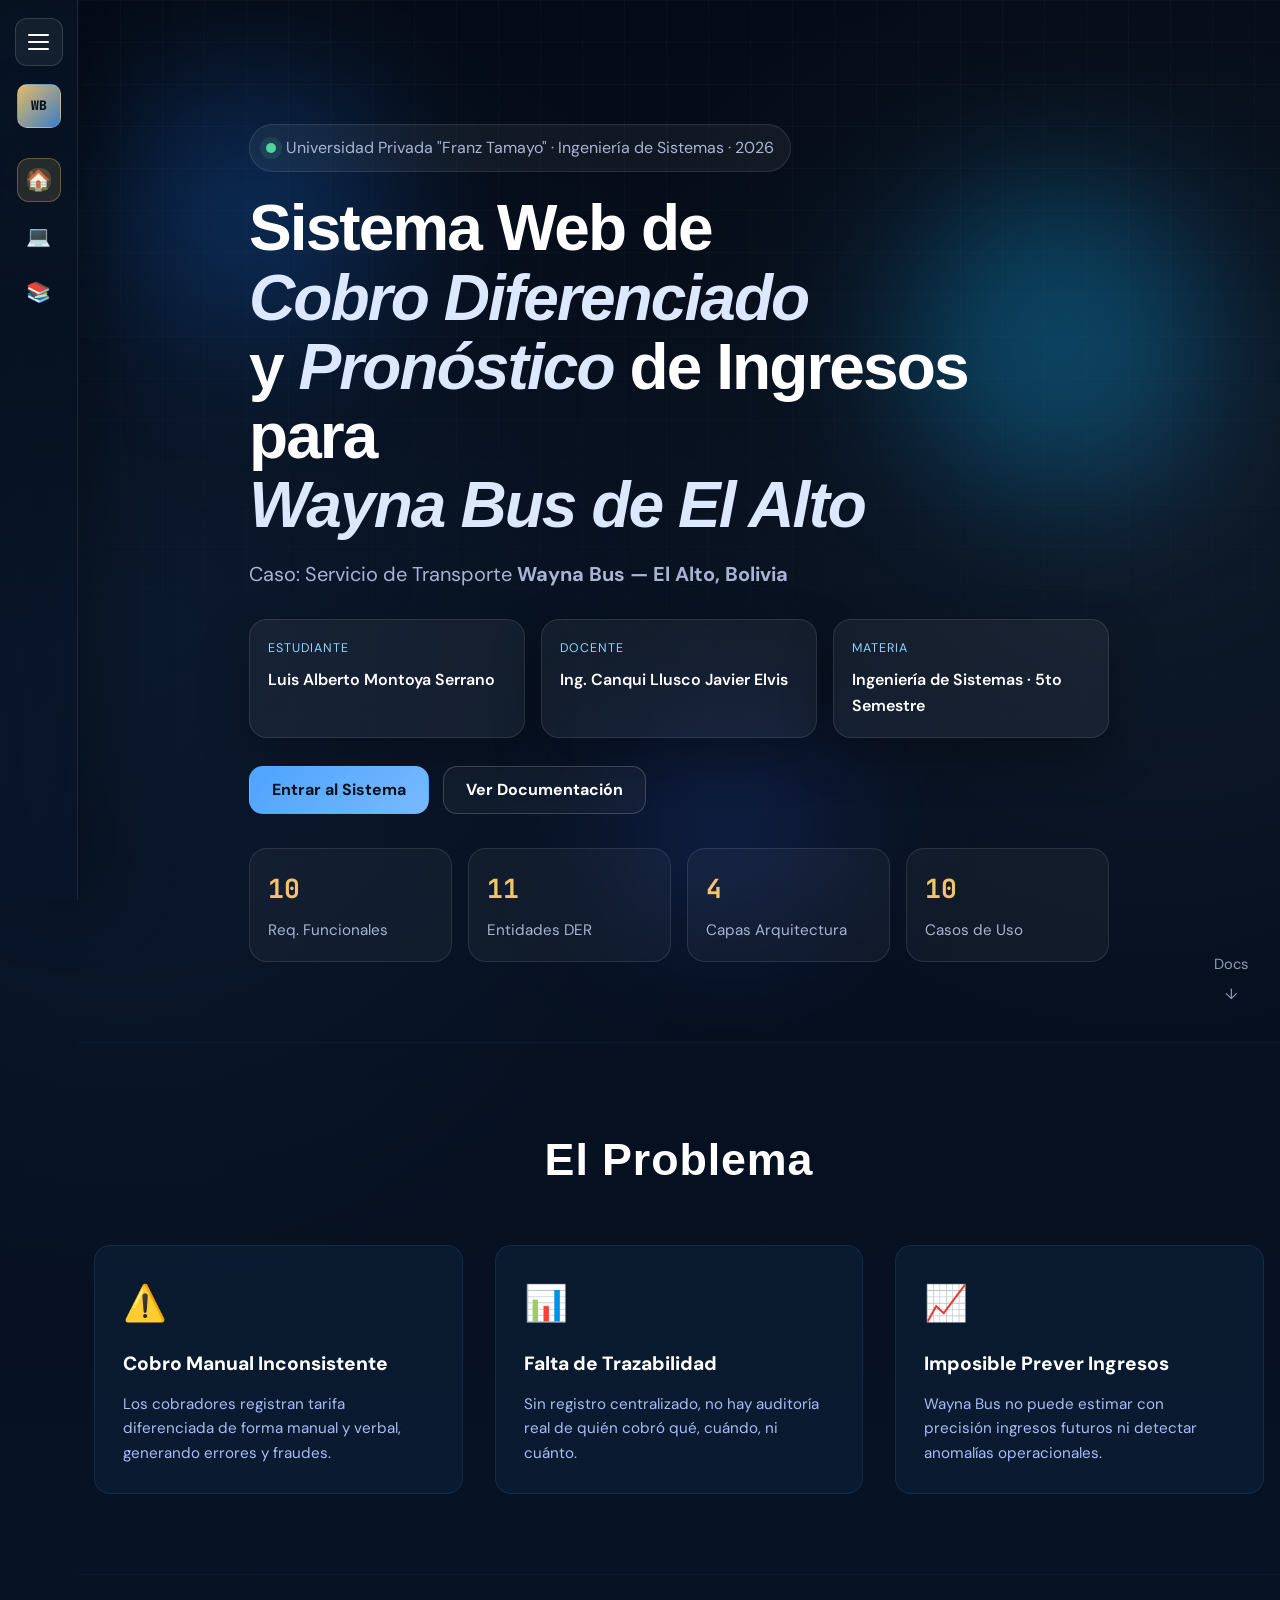
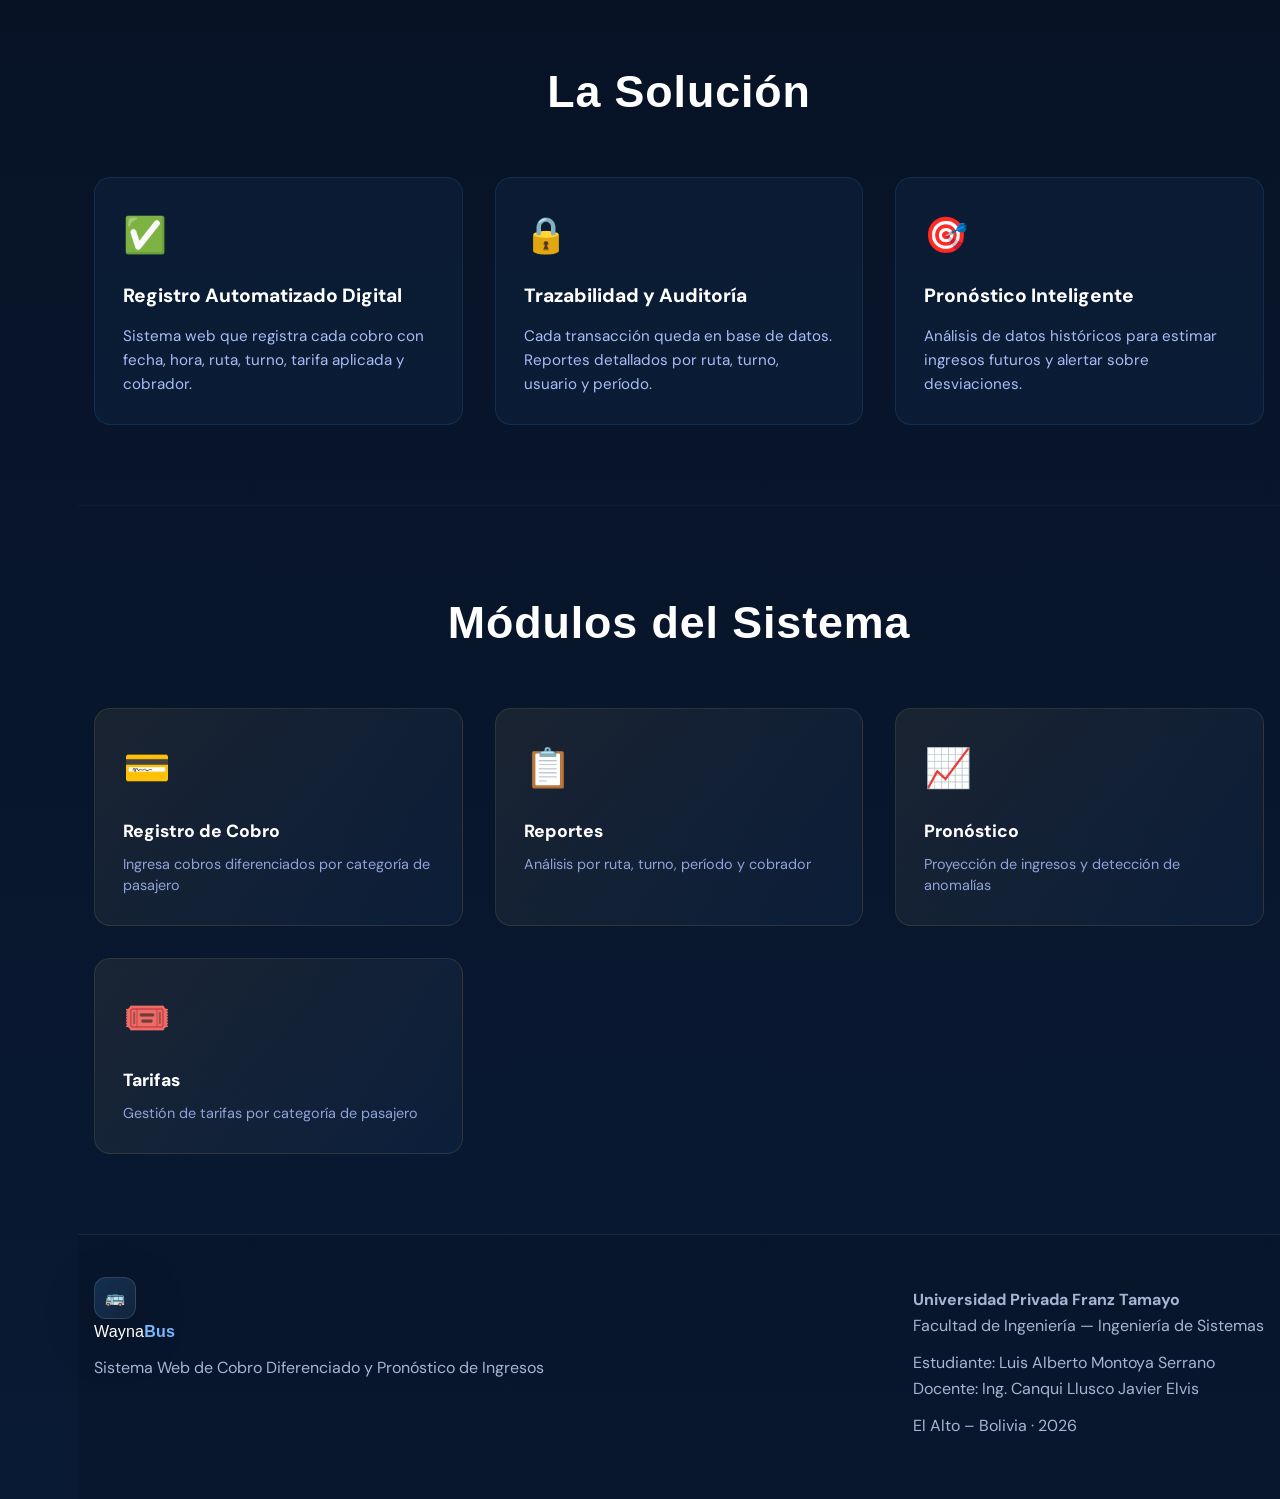
<file: index.html>
<!DOCTYPE html>
<html lang="es">
<head>
  <meta charset="UTF-8" />
  <meta name="viewport" content="width=device-width, initial-scale=1.0" />
  <title>Wayna Bus — Sistema Web de Cobro Diferenciado</title>
  <link rel="preconnect" href="https://fonts.googleapis.com" />
  <link rel="preconnect" href="https://fonts.gstatic.com" crossorigin />
  <link href="https://fonts.googleapis.com/css2?family=Syne:wght@400;600;700;800&family=DM+Sans:ital,wght@0,300;0,400;0,500;0,600;1,300&family=JetBrains+Mono:wght@400;500&display=swap" rel="stylesheet" />
  <link rel="stylesheet" href="assets/css/style.css" />
</head>

<body class="home-page with-app-sidebar sidebar-collapsed">

  <!-- ==================== SIDEBAR ==================== -->
  <aside class="app-sidebar" id="appSidebar" aria-label="Navegaci&oacute;n principal">
    <button class="app-sidebar__toggle" id="sidebarToggle" type="button" aria-label="Mostrar u ocultar men&uacute;" aria-expanded="true">
      <span></span><span></span><span></span>
    </button>
    <a class="app-sidebar__brand" href="#hero">
      <span class="logo-icon">WB</span>
      <span class="app-sidebar__brand-text">Wayna<strong>Bus</strong></span>
    </a>
    <nav class="app-sidebar__nav">
      <a class="app-sidebar__link active" href="#hero"><span class="nav-icon">🏠</span><span>INICIO</span></a>
      <div class="app-sidebar__item has-sub">
        <a class="app-sidebar__link" href="modulos/sistema.html" aria-haspopup="true" aria-expanded="false"><span class="nav-icon">💻</span><span>SISTEMA</span></a>
        <div class="app-sidebar__flyout">
          <a href="modulos/sistema.html#registro-cobro">Registro de Cobro</a>
          <a href="modulos/sistema.html#reportes">Reportes</a>
          <a href="modulos/sistema.html#pronostico">Pronóstico</a>
          <a href="modulos/sistema.html#modulos">Tarifas</a>
          <a href="modulos/sistema.html#modulos">Categorías</a>
        </div>
      </div>
      <div class="app-sidebar__item has-sub">
        <a class="app-sidebar__link" href="modulos/documentacion.html" aria-haspopup="true" aria-expanded="false"><span class="nav-icon">📚</span><span>DOCUMENTACIÓN</span></a>
        <div class="app-sidebar__flyout">
          <a href="modulos/documentacion.html#introduccion">Introducción</a>
          <a href="modulos/documentacion.html#problema">Planteamiento del Problema</a>
          <a href="modulos/documentacion.html#objetivos">Objetivos</a>
          <a href="modulos/documentacion.html#bibliografia">Bibliografía</a>
        </div>
      </div>
    </nav>
  </aside>

  <div class="progress-bar" id="progressBar"></div>

  <!-- ==================== HERO ==================== -->
  <section class="hero" id="hero">
    <div class="hero__bg">
      <div class="hero__grid"></div>
      <div class="hero__orb hero__orb--1"></div>
      <div class="hero__orb hero__orb--2"></div>
      <div class="hero__orb hero__orb--3"></div>
    </div>
    <div class="container hero__content">
      <div class="hero__badge reveal">
        <span class="badge-dot"></span>
        Universidad Privada "Franz Tamayo" · Ingeniería de Sistemas · 2026
      </div>
      <h1 class="hero__title reveal reveal--delay-1">
        Sistema Web de<br/>
        <em>Cobro Diferenciado</em><br/>
         y <em>Pronóstico</em> de Ingresos para 
        <br/><em>Wayna Bus de El Alto</em><br/>
      </h1>
      <p class="hero__sub reveal reveal--delay-2">
        Caso: Servicio de Transporte <strong>Wayna Bus — El Alto, Bolivia</strong>
      </p>
      <div class="hero__meta reveal reveal--delay-3">
        <div class="meta-card">
          <span class="meta-label">Estudiante</span>
          <span class="meta-value">Luis Alberto Montoya Serrano</span>
        </div>
        <div class="meta-card">
          <span class="meta-label">Docente</span>
          <span class="meta-value">Ing. Canqui Llusco Javier Elvis</span>
        </div>
        <div class="meta-card">
          <span class="meta-label">Materia</span>
          <span class="meta-value">Ingeniería de Sistemas · 5to Semestre</span>
        </div>
      </div>
      <div class="hero__ctas reveal reveal--delay-4">
        <a href="modulos/sistema.html" class="btn btn--primary">Entrar al Sistema</a>
        <a href="modulos/documentacion.html" class="btn btn--ghost">Ver Documentaci&oacute;n</a>
      </div>
      <div class="hero__stats reveal reveal--delay-5">
        <div class="stat"><span class="stat-num" data-target="10">0</span><span class="stat-label">Req. Funcionales</span></div>
        <div class="stat"><span class="stat-num" data-target="11">0</span><span class="stat-label">Entidades DER</span></div>
        <div class="stat"><span class="stat-num" data-target="4">0</span><span class="stat-label">Capas Arquitectura</span></div>
        <div class="stat"><span class="stat-num" data-target="10">0</span><span class="stat-label">Casos de Uso</span></div>
      </div>
    </div>
    <a href="modulos/documentacion.html" class="scroll-indicator">
      <span>Docs</span>
      <span class="scroll-arrow">↓</span>
    </a>
  </section>

  <!-- ==================== PROBLEMA ==================== -->
  <section class="problem" id="problema">
    <div class="container">
      <h2 class="section-title reveal">El Problema</h2>
      <div class="problem__grid">
        <div class="problem__card reveal reveal--delay-1">
          <span class="card-icon">⚠️</span>
          <h3>Cobro Manual Inconsistente</h3>
          <p>Los cobradores registran tarifa diferenciada de forma manual y verbal, generando errores y fraudes.</p>
        </div>
        <div class="problem__card reveal reveal--delay-2">
          <span class="card-icon">📊</span>
          <h3>Falta de Trazabilidad</h3>
          <p>Sin registro centralizado, no hay auditoría real de quién cobró qué, cuándo, ni cuánto.</p>
        </div>
        <div class="problem__card reveal reveal--delay-3">
          <span class="card-icon">📈</span>
          <h3>Imposible Prever Ingresos</h3>
          <p>Wayna Bus no puede estimar con precisión ingresos futuros ni detectar anomalías operacionales.</p>
        </div>
      </div>
    </div>
  </section>

  <!-- ==================== SOLUCIÓN ==================== -->
  <section class="solution" id="solucion">
    <div class="container">
      <h2 class="section-title reveal">La Solución</h2>
      <div class="solution__grid">
        <div class="solution__card reveal reveal--delay-1">
          <span class="card-icon">✅</span>
          <h3>Registro Automatizado Digital</h3>
          <p>Sistema web que registra cada cobro con fecha, hora, ruta, turno, tarifa aplicada y cobrador.</p>
        </div>
        <div class="solution__card reveal reveal--delay-2">
          <span class="card-icon">🔒</span>
          <h3>Trazabilidad y Auditoría</h3>
          <p>Cada transacción queda en base de datos. Reportes detallados por ruta, turno, usuario y período.</p>
        </div>
        <div class="solution__card reveal reveal--delay-3">
          <span class="card-icon">🎯</span>
          <h3>Pronóstico Inteligente</h3>
          <p>Análisis de datos históricos para estimar ingresos futuros y alertar sobre desviaciones.</p>
        </div>
      </div>
    </div>
  </section>

  <!-- ==================== MÓDULOS ==================== -->
  <section class="modules" id="modulos">
    <div class="container">
      <h2 class="section-title reveal">Módulos del Sistema</h2>
      <div class="modules__grid reveal reveal--delay-1">
        <a href="modulos/sistema.html#registro-cobro" class="module-card">
          <span class="module-icon">💳</span>
          <h4>Registro de Cobro</h4>
          <p>Ingresa cobros diferenciados por categoría de pasajero</p>
        </a>
        <a href="modulos/sistema.html#reportes" class="module-card">
          <span class="module-icon">📋</span>
          <h4>Reportes</h4>
          <p>Análisis por ruta, turno, período y cobrador</p>
        </a>
        <a href="modulos/sistema.html#pronostico" class="module-card">
          <span class="module-icon">📈</span>
          <h4>Pronóstico</h4>
          <p>Proyección de ingresos y detección de anomalías</p>
        </a>
        <a href="modulos/sistema.html#tarifas" class="module-card">
          <span class="module-icon">🎟️</span>
          <h4>Tarifas</h4>
          <p>Gestión de tarifas por categoría de pasajero</p>
        </a>
      </div>
    </div>
  </section>

  <!-- ==================== FOOTER ==================== -->
  <footer class="footer">
    <div class="container footer__inner">
      <div class="footer__brand">
        <span class="logo-icon">🚌</span>
        <span class="logo-text">Wayna<strong>Bus</strong></span>
        <p>Sistema Web de Cobro Diferenciado y Pronóstico de Ingresos</p>
      </div>
      <div class="footer__info">
        <p><strong>Universidad Privada Franz Tamayo</strong><br/>
        Facultad de Ingeniería — Ingeniería de Sistemas</p>
        <p>Estudiante: Luis Alberto Montoya Serrano<br/>
        Docente: Ing. Canqui Llusco Javier Elvis</p>
        <p>El Alto – Bolivia · 2026</p>
      </div>
    </div>
  </footer>

  <script src="assets/js/main.js"></script>
</body>
</html>
</file>
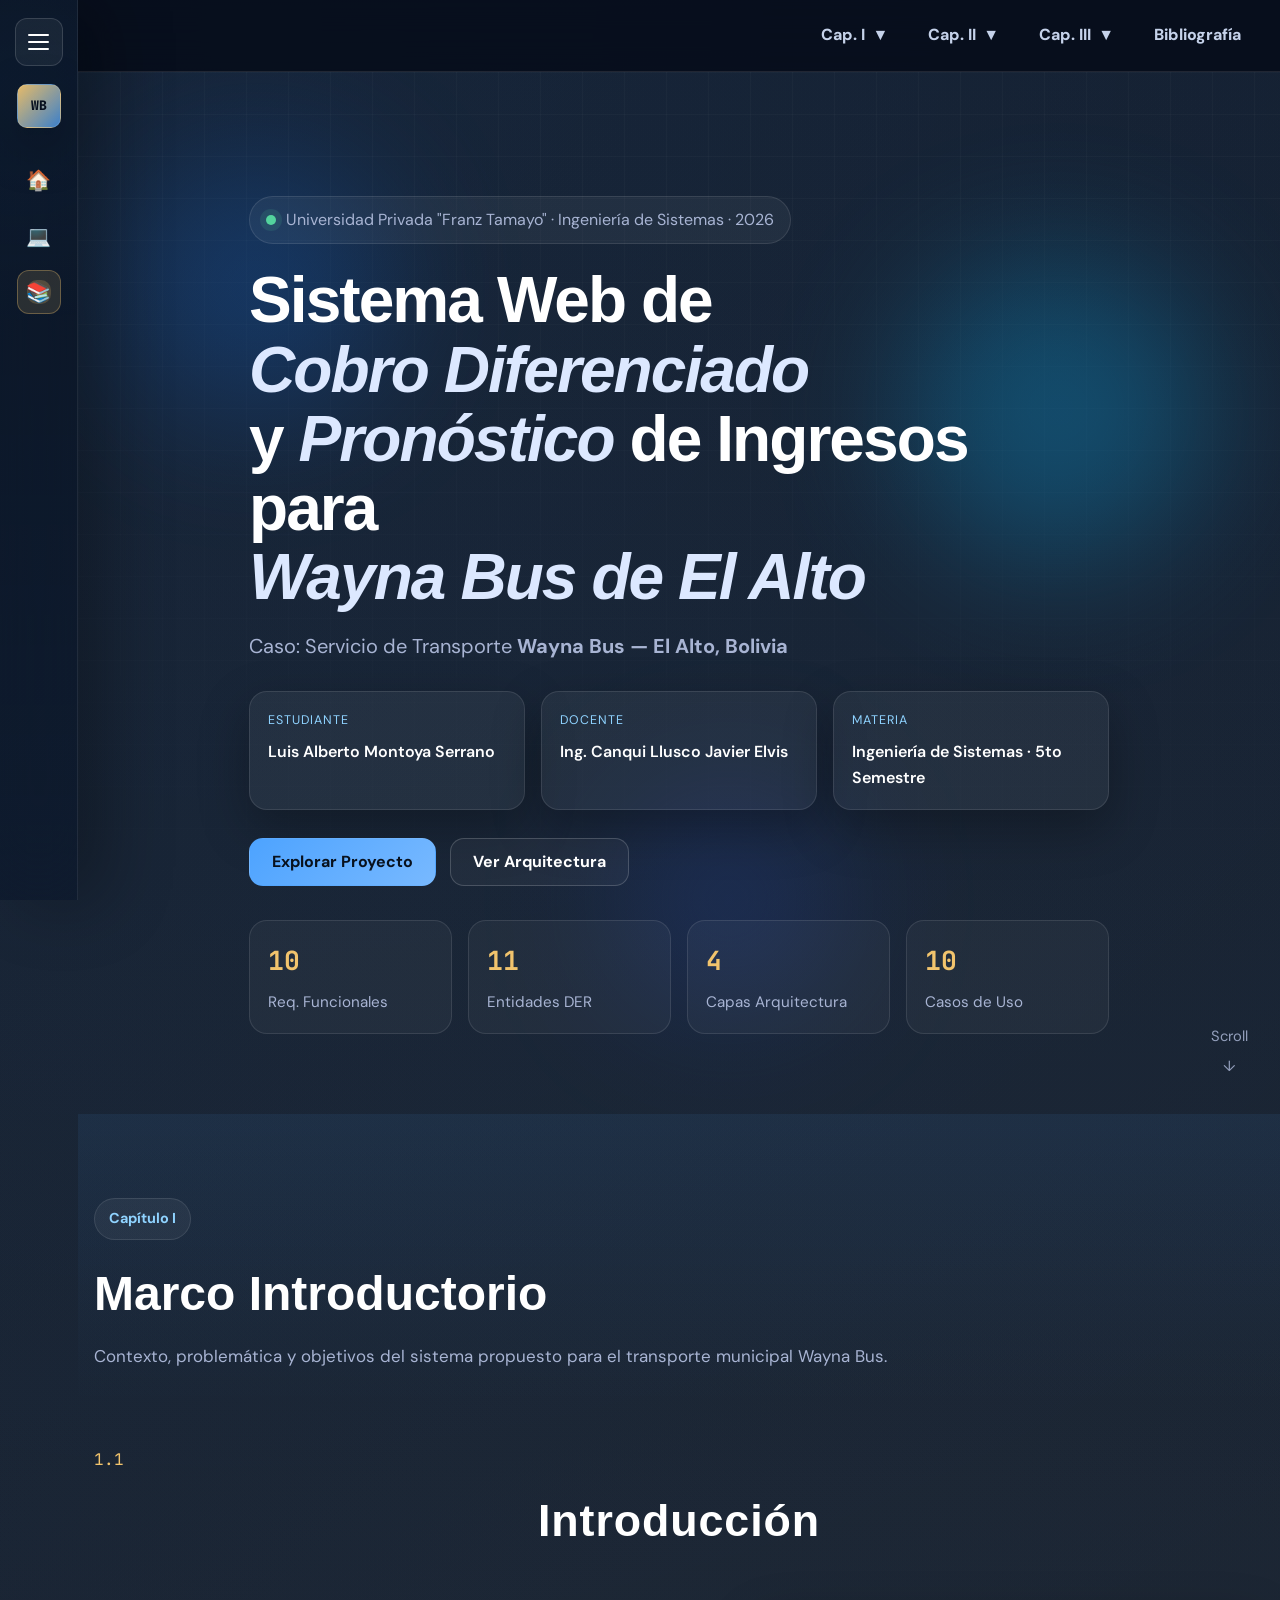
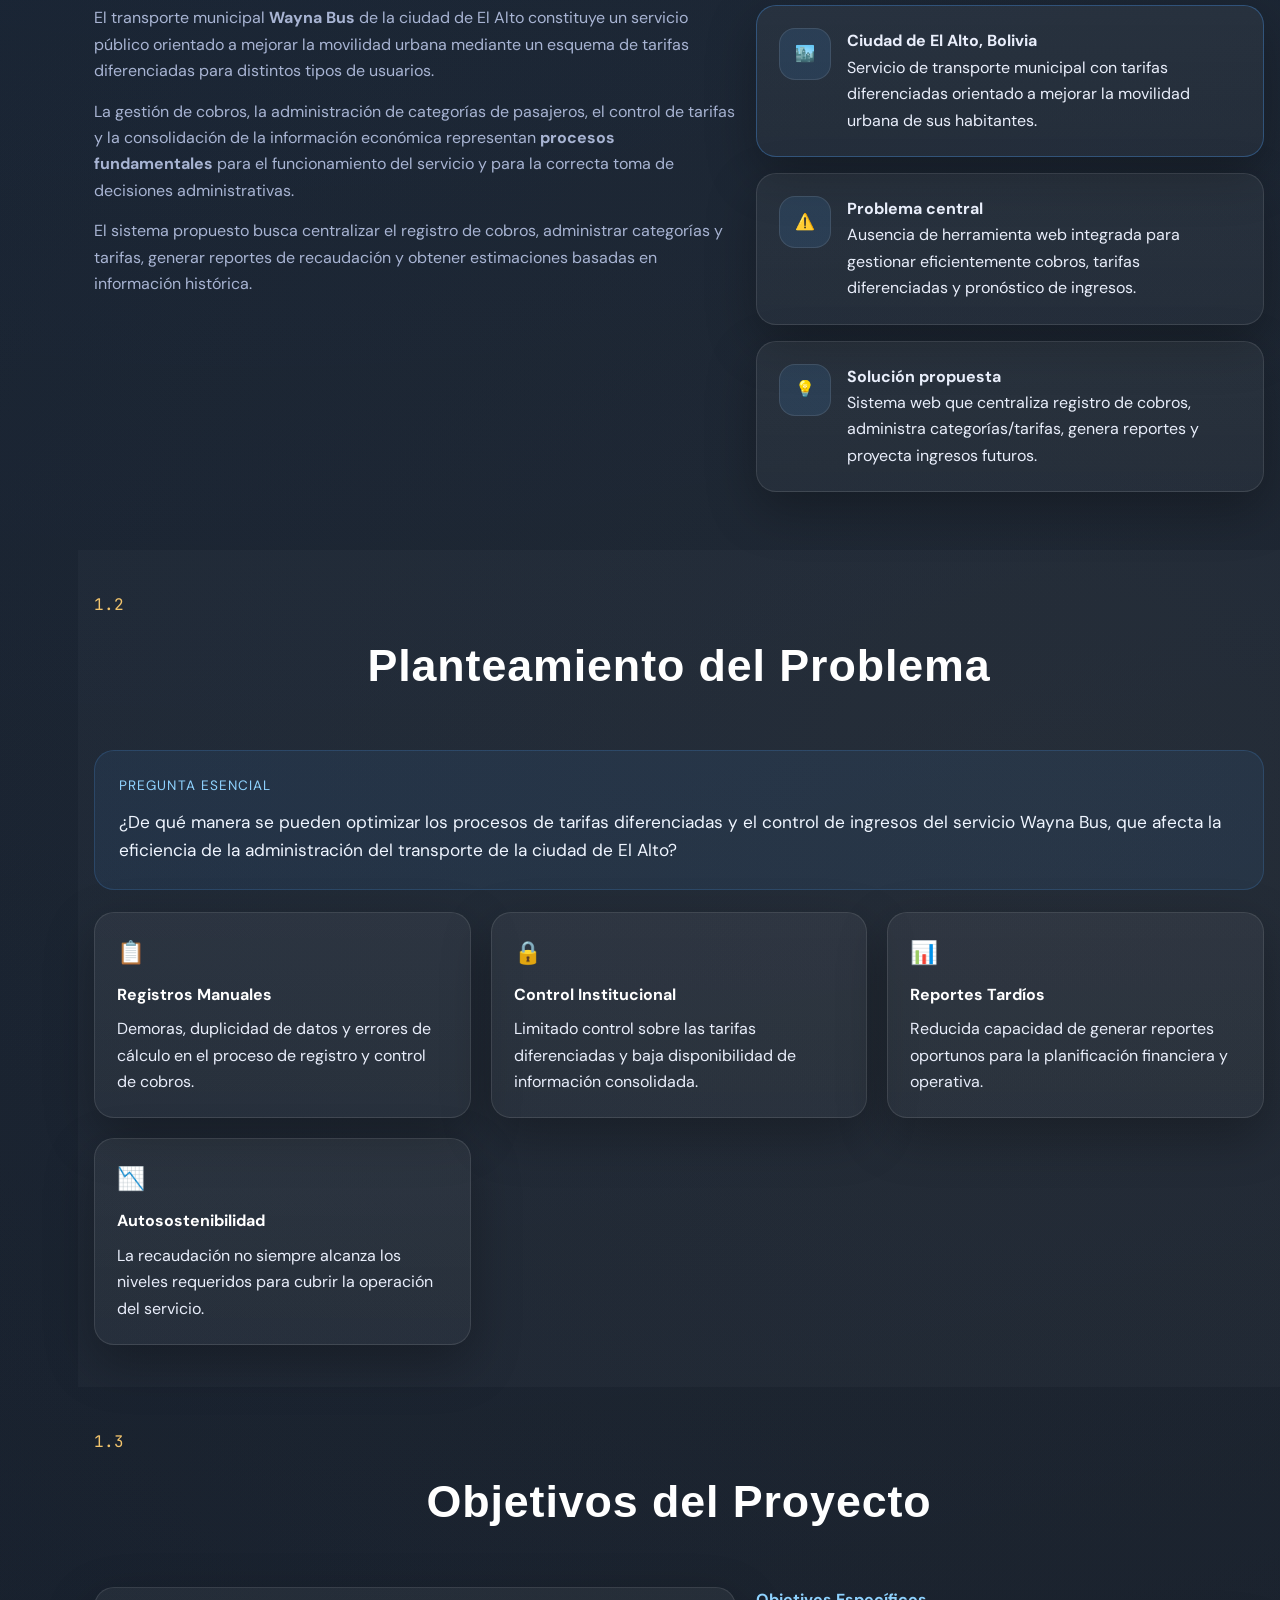
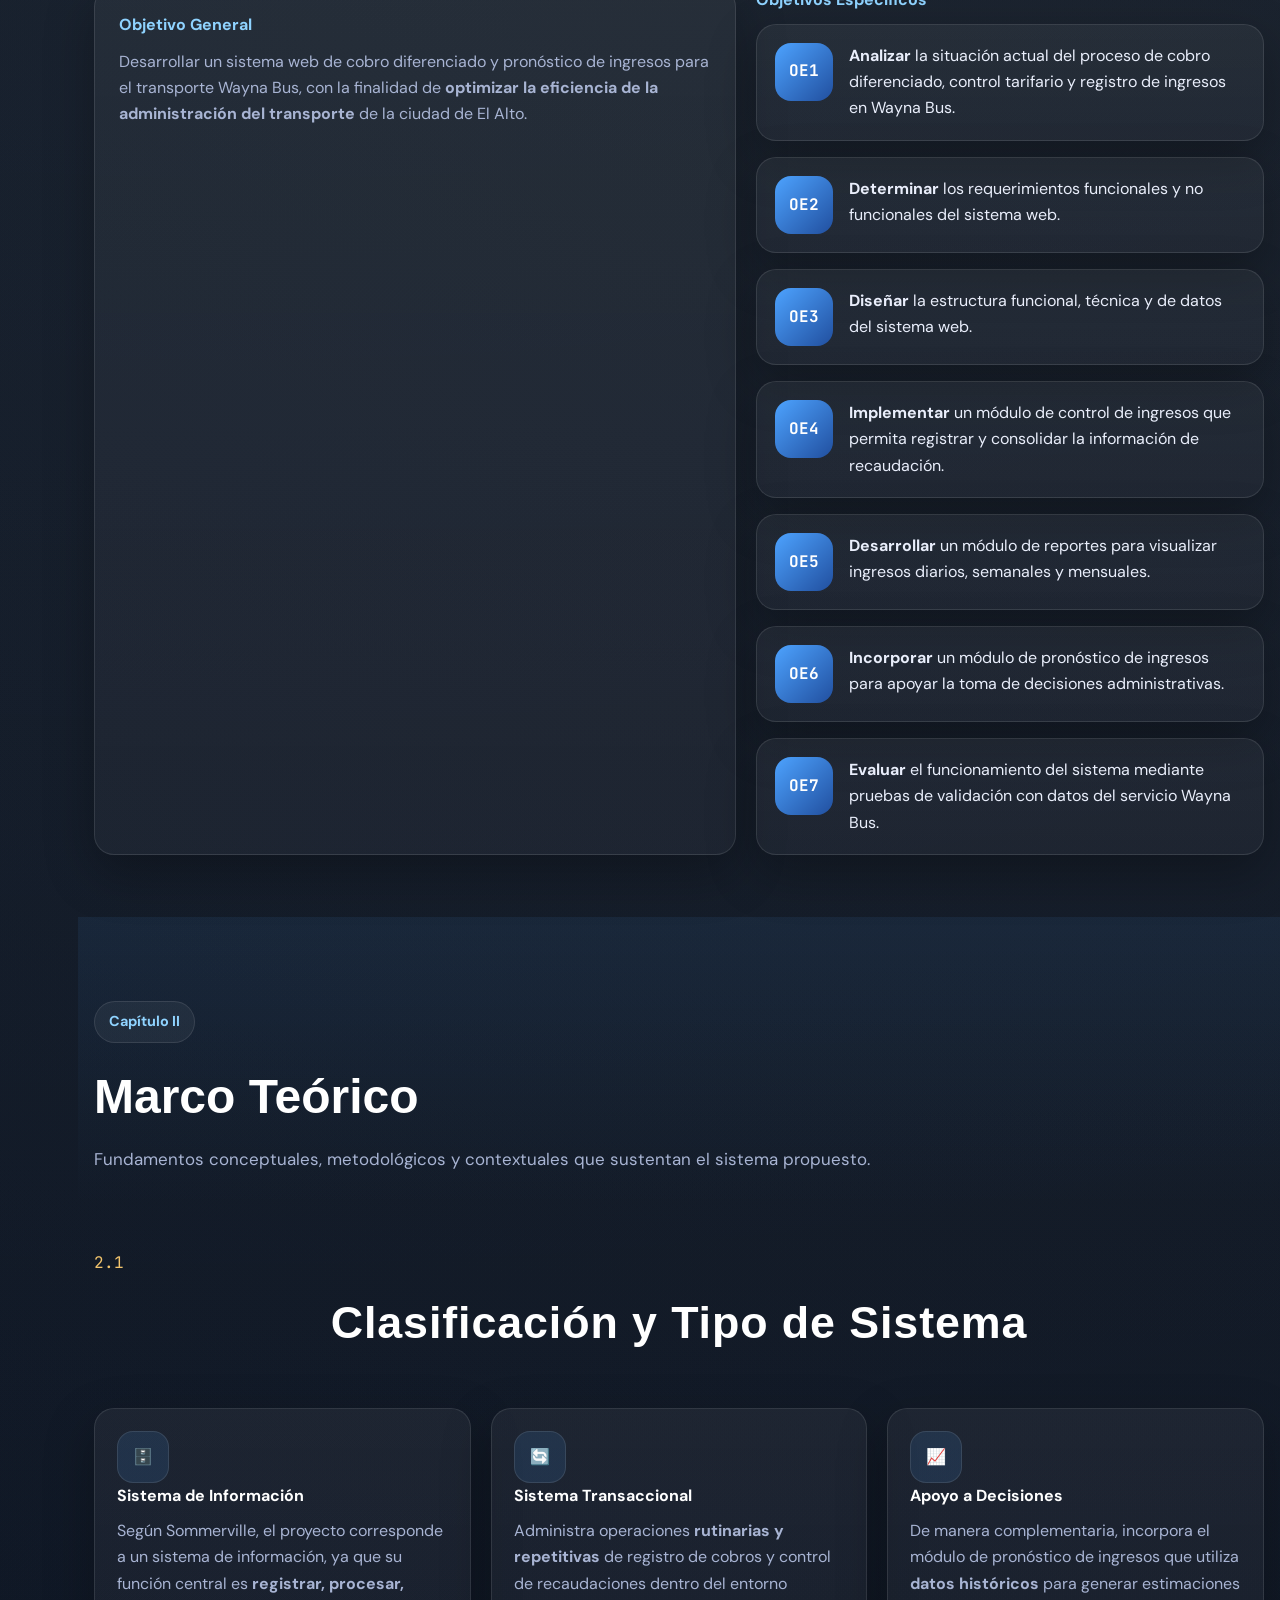
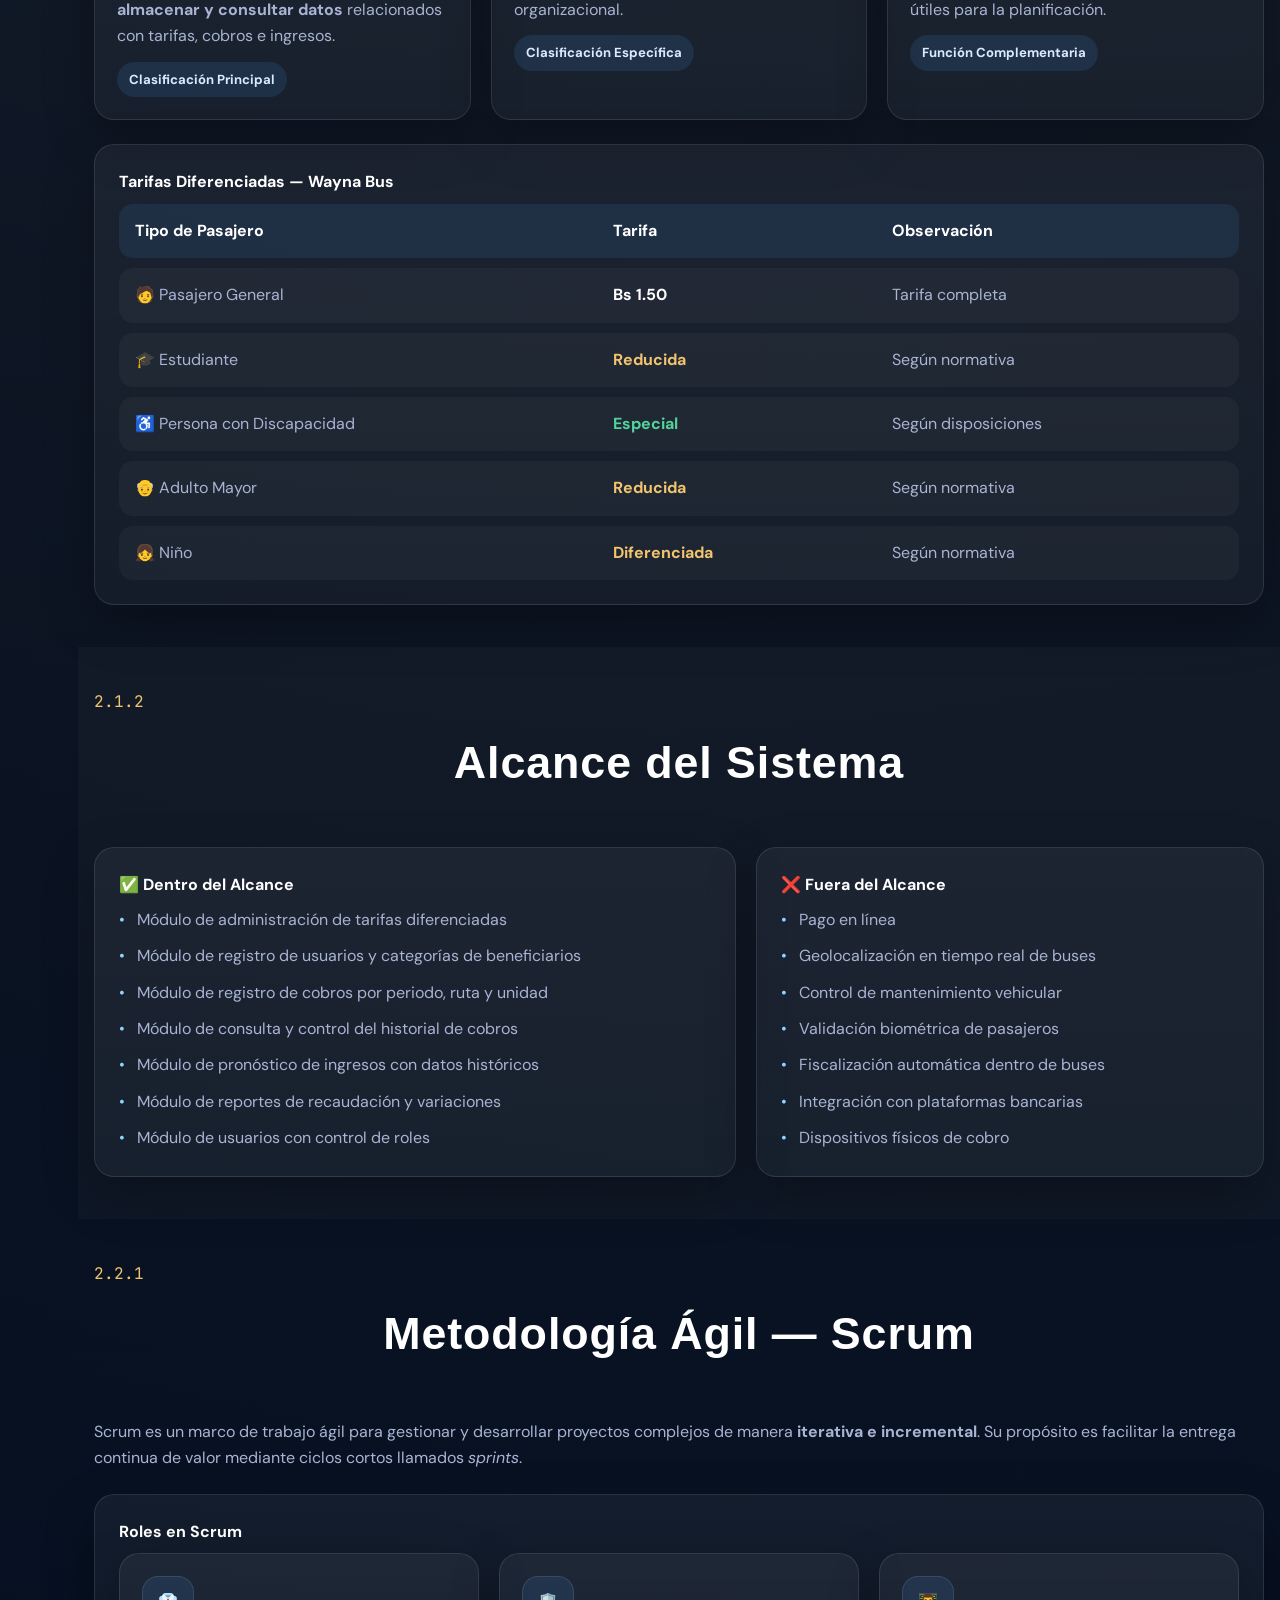
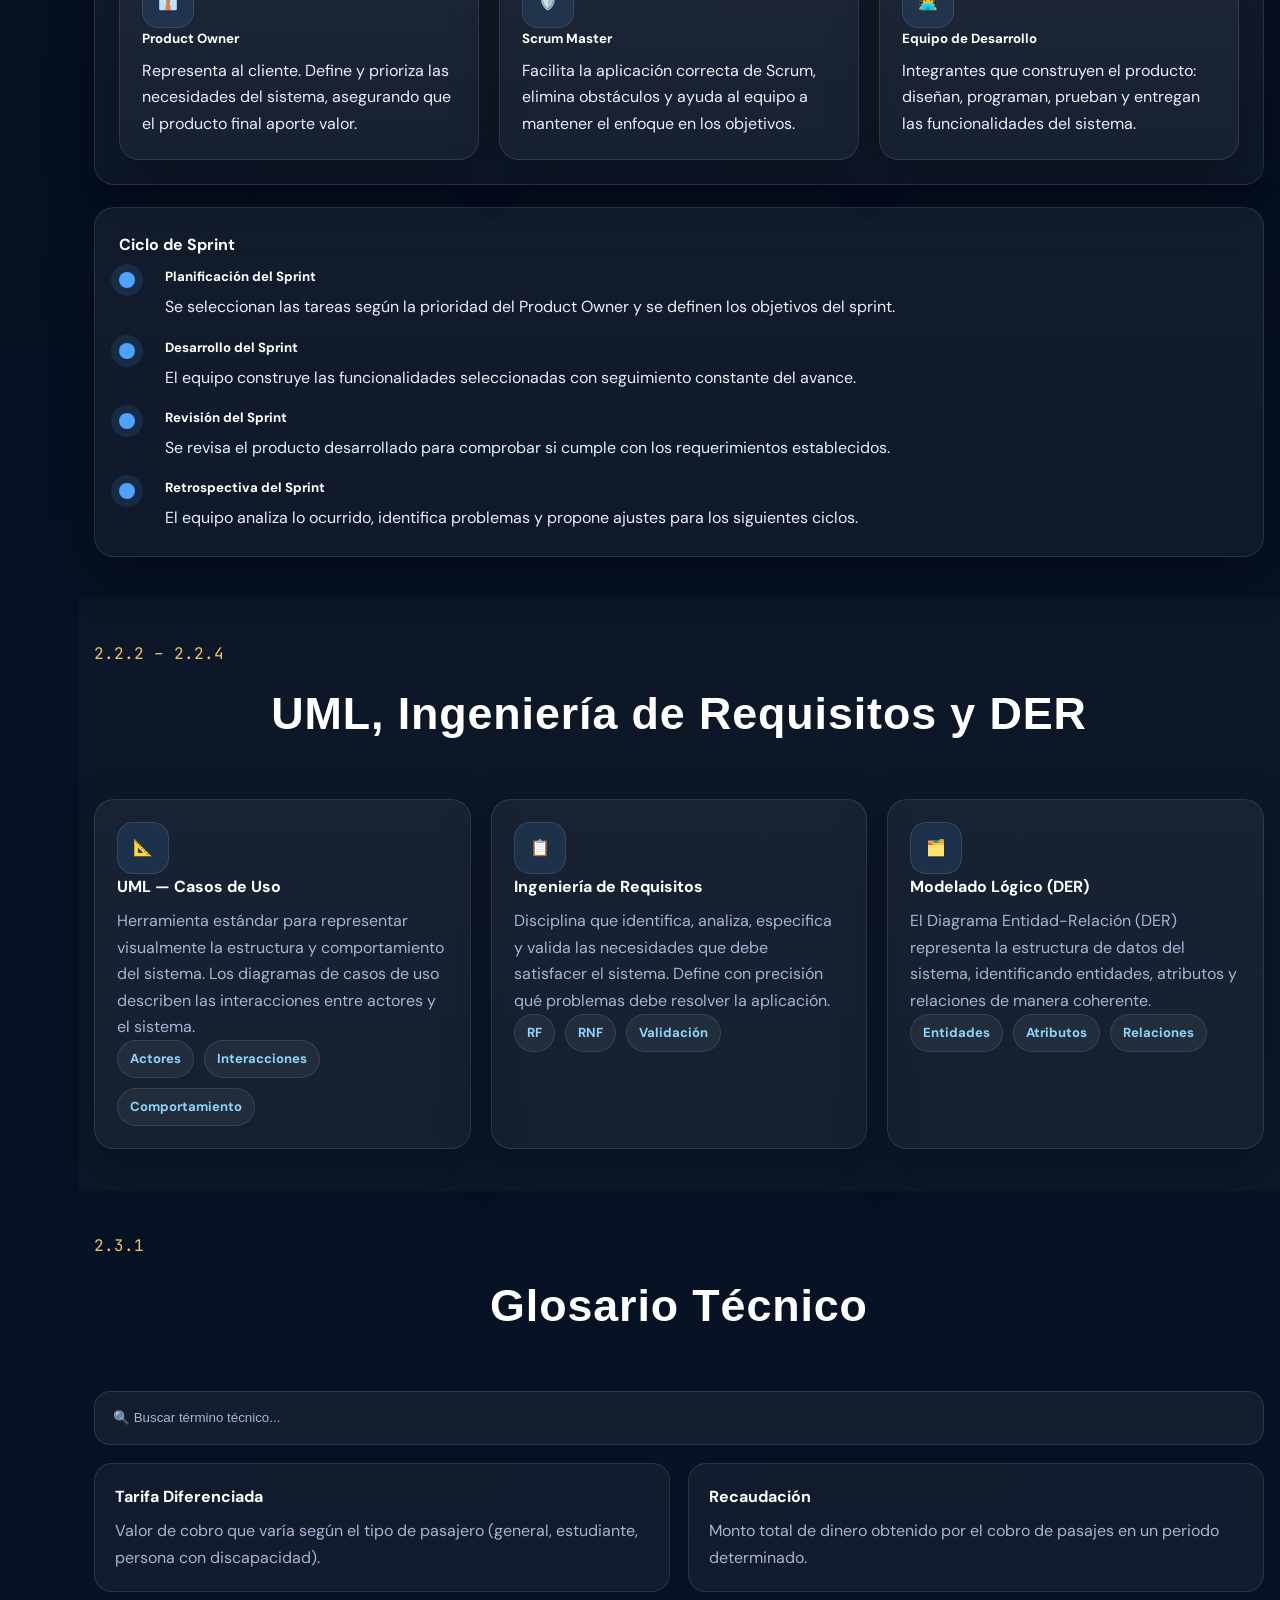
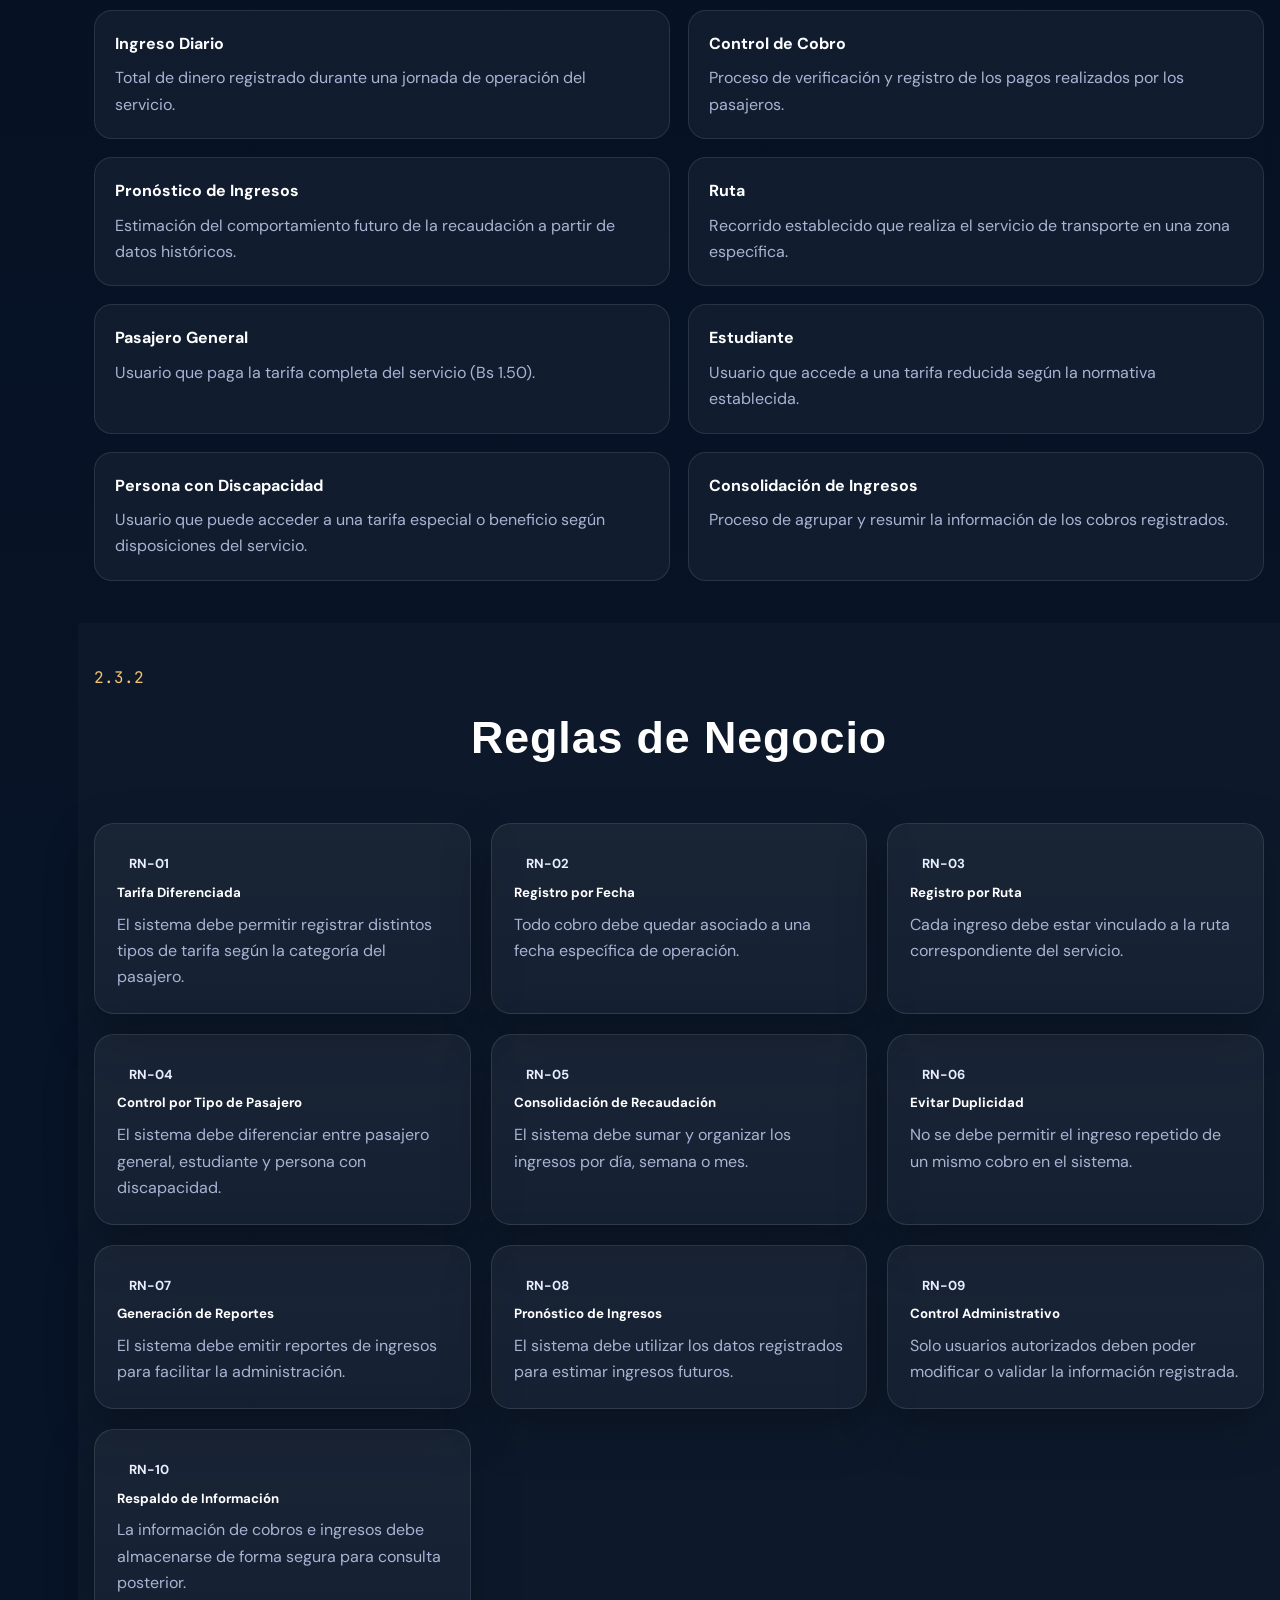
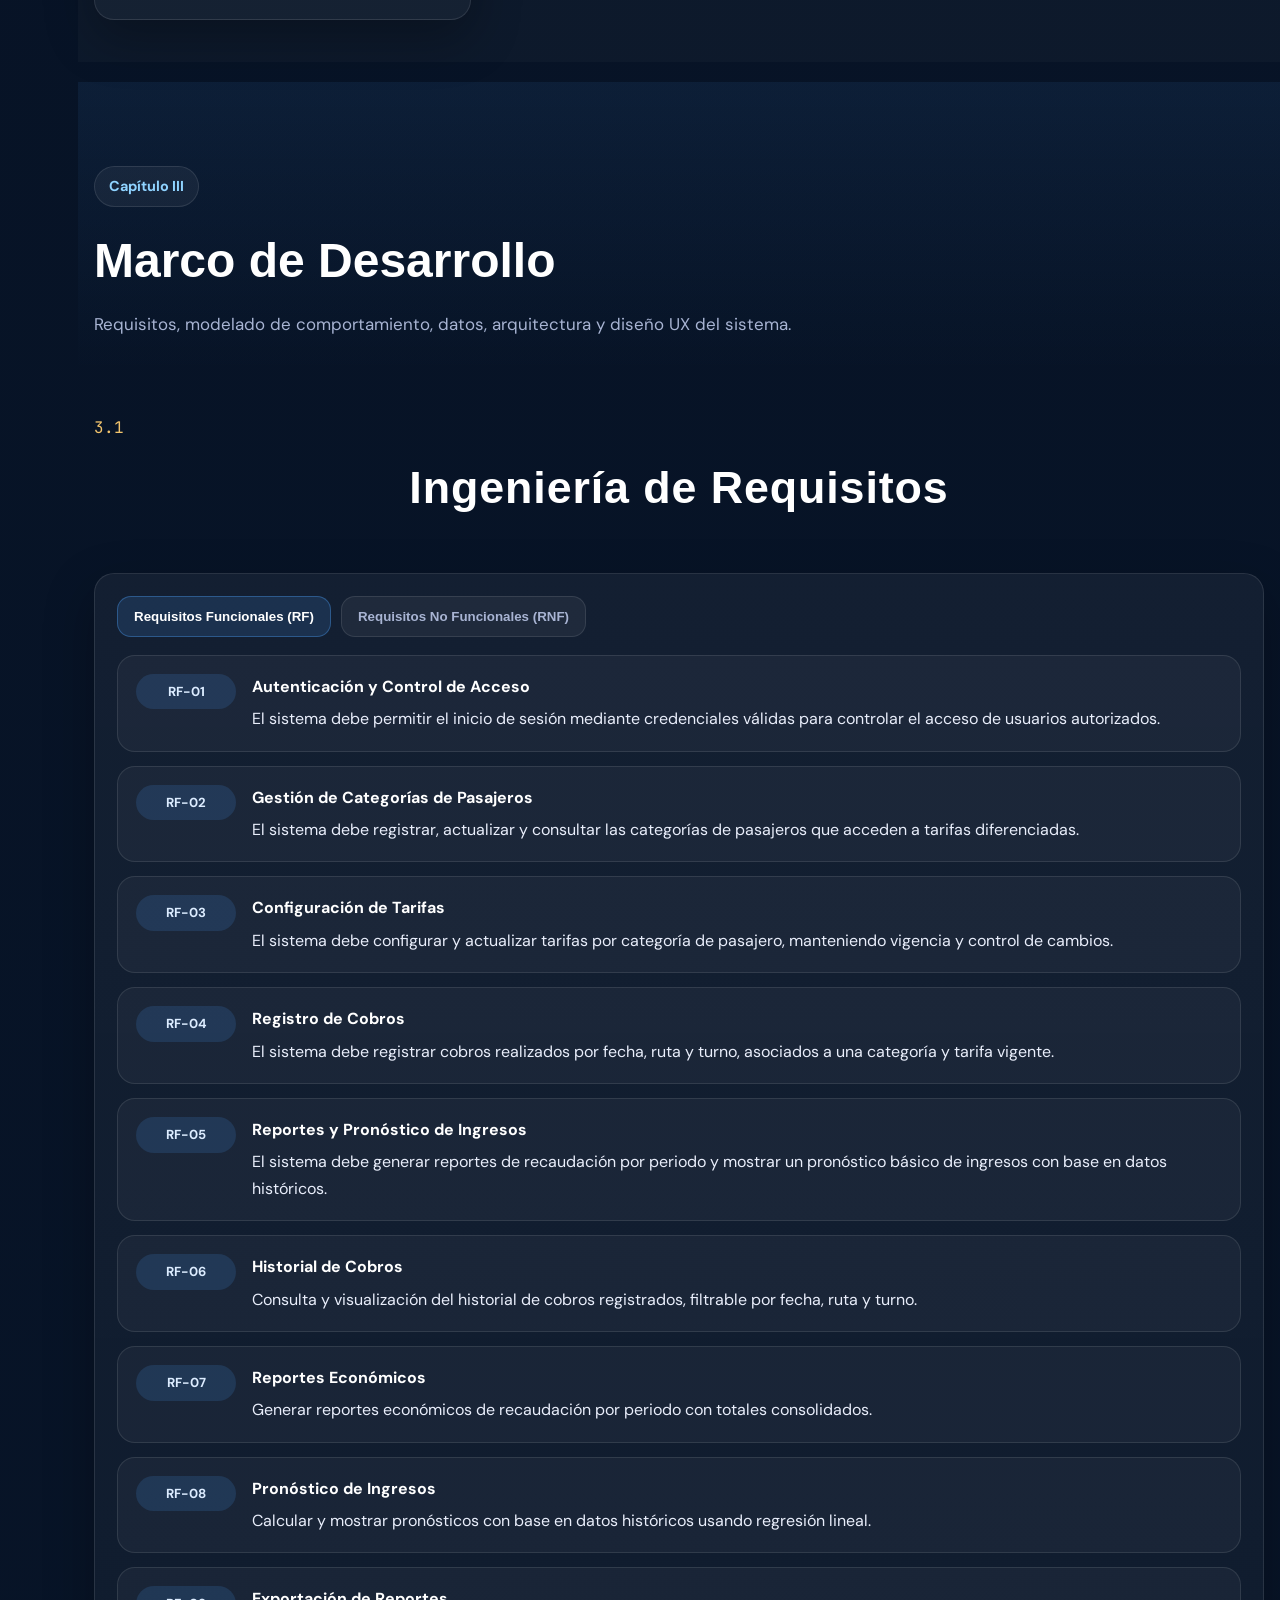
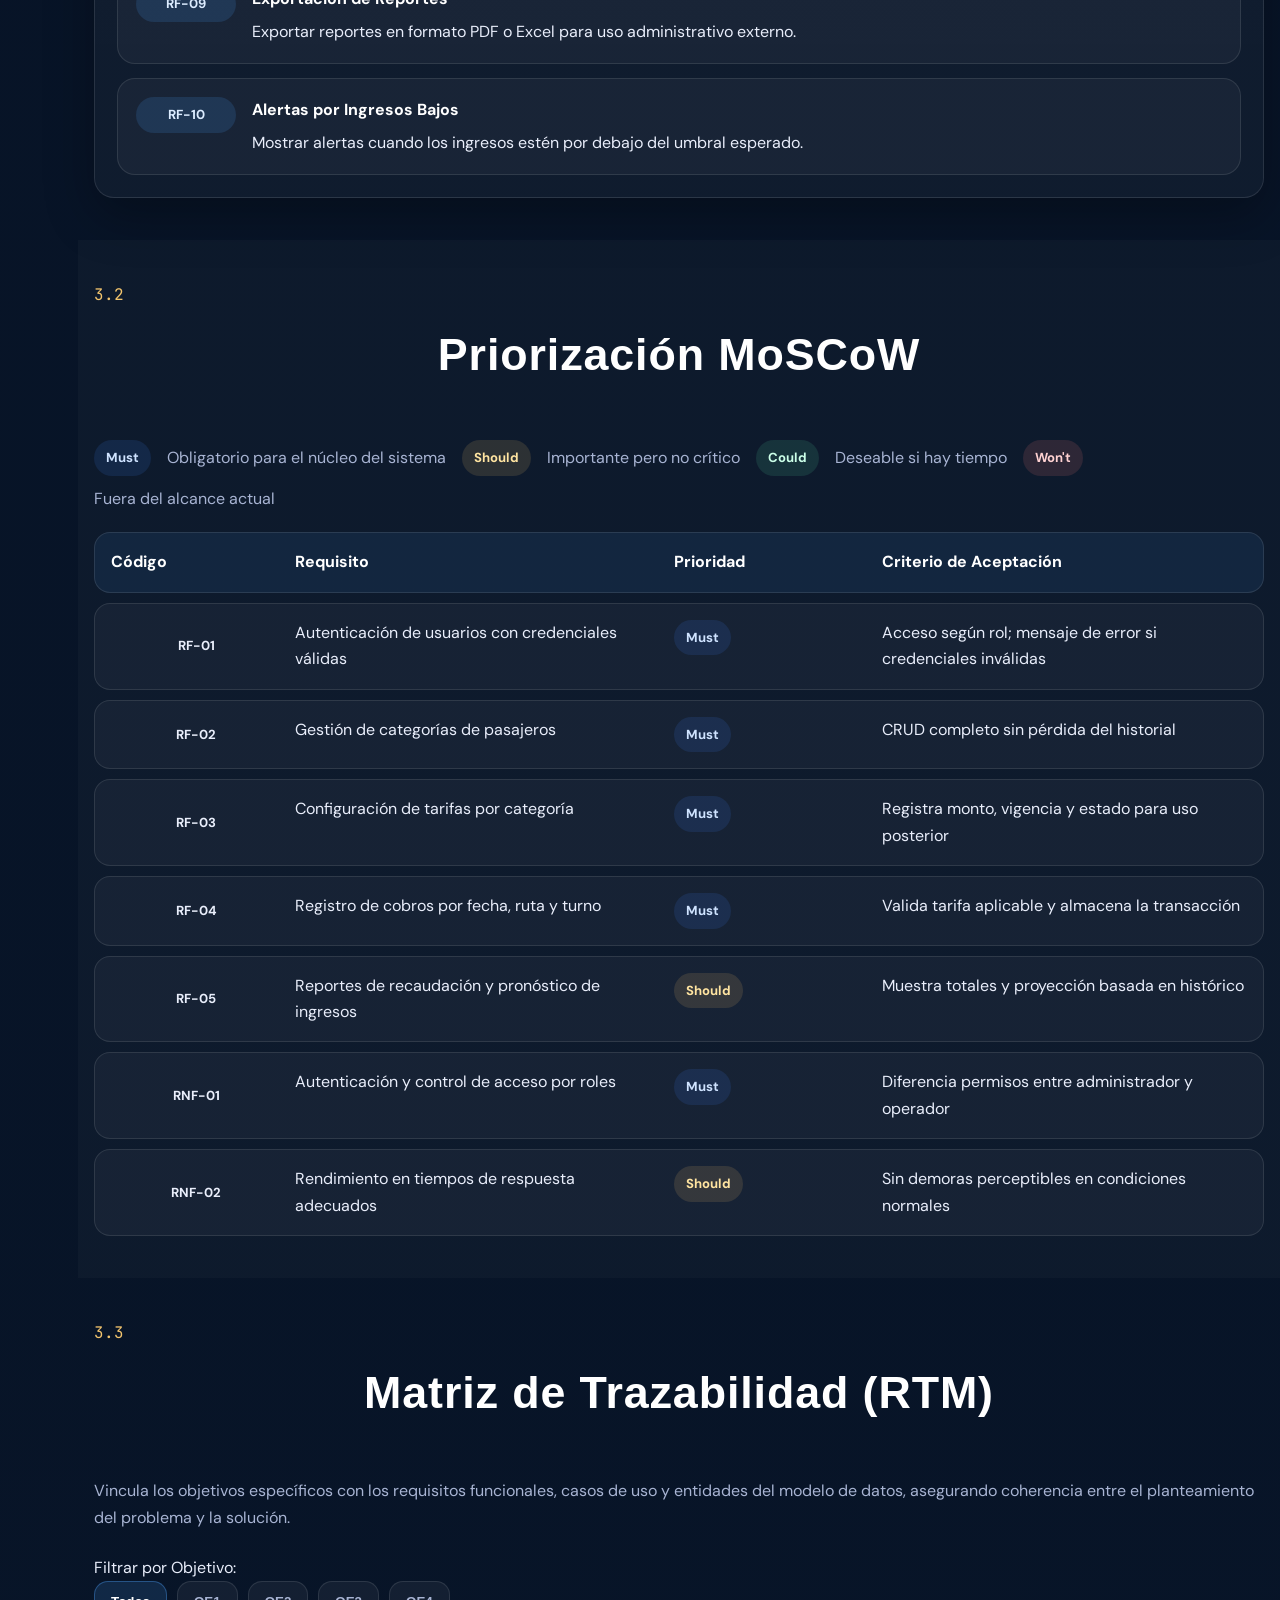
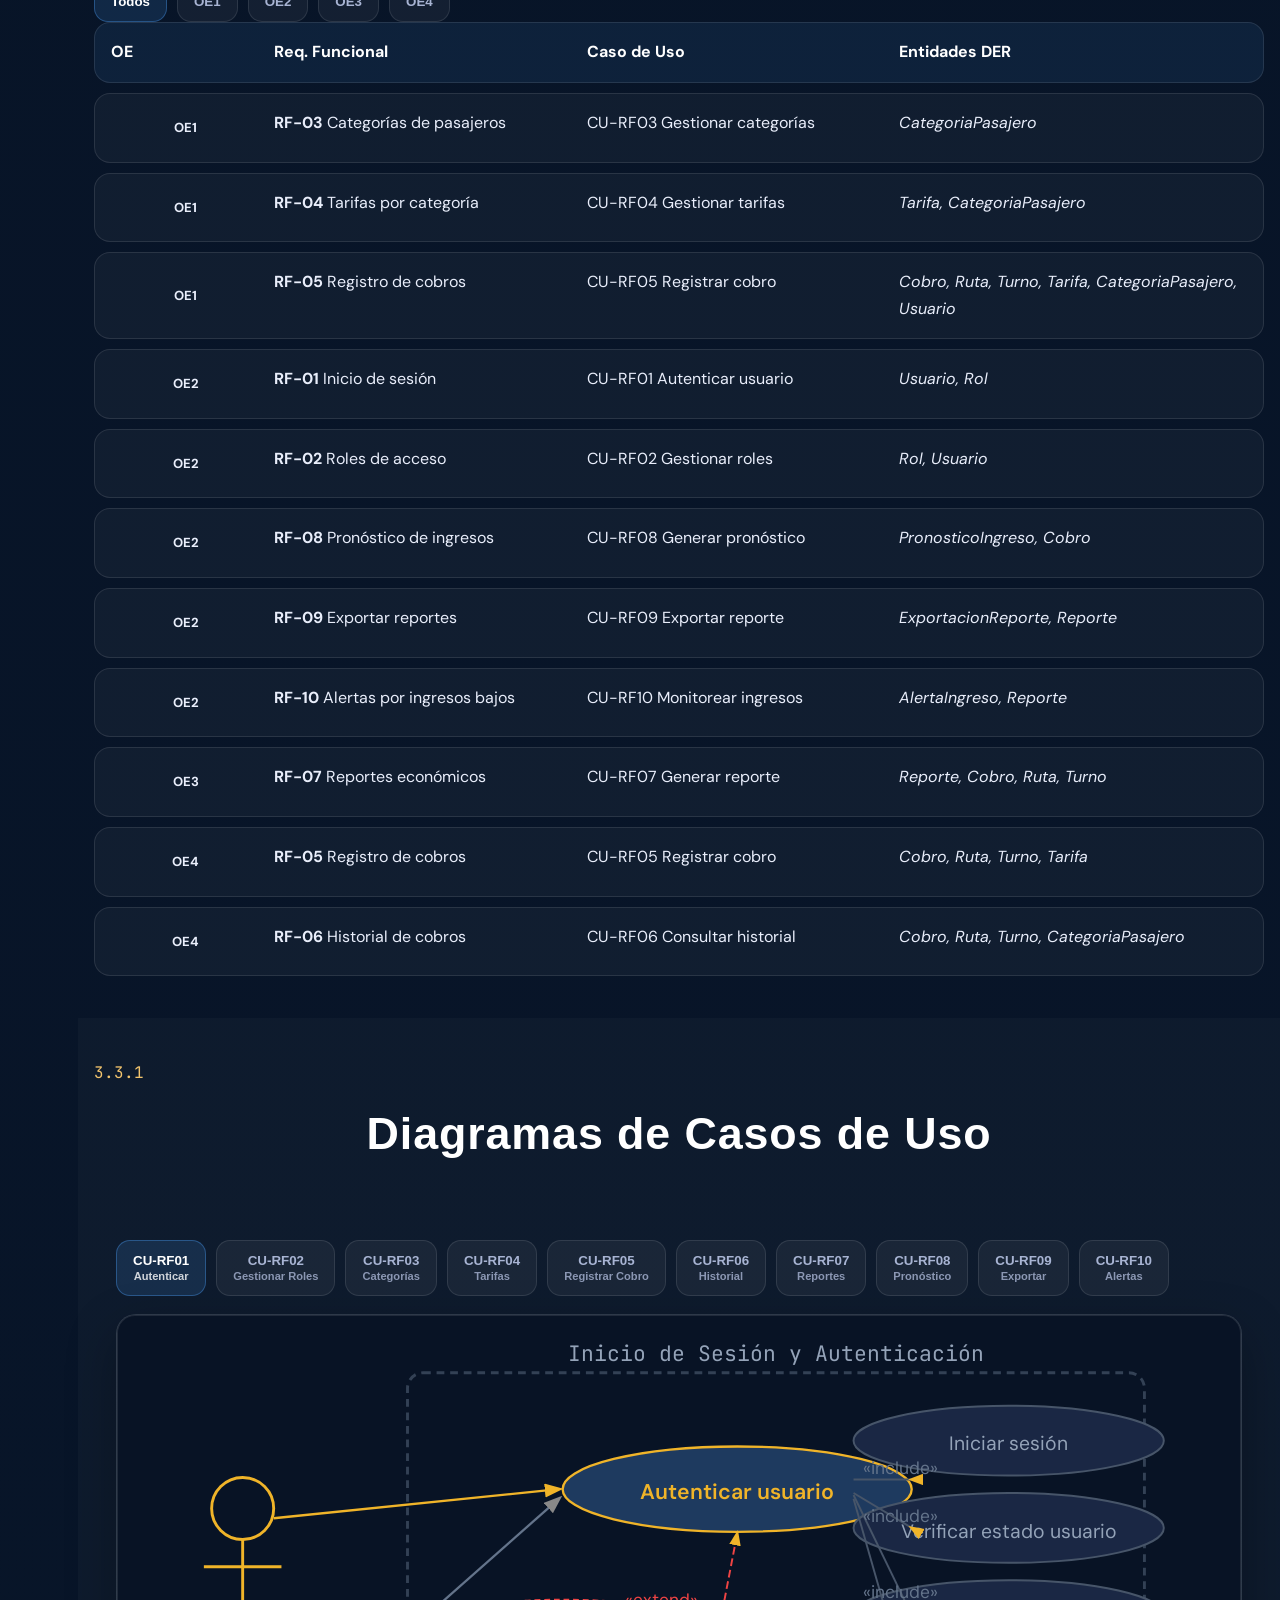
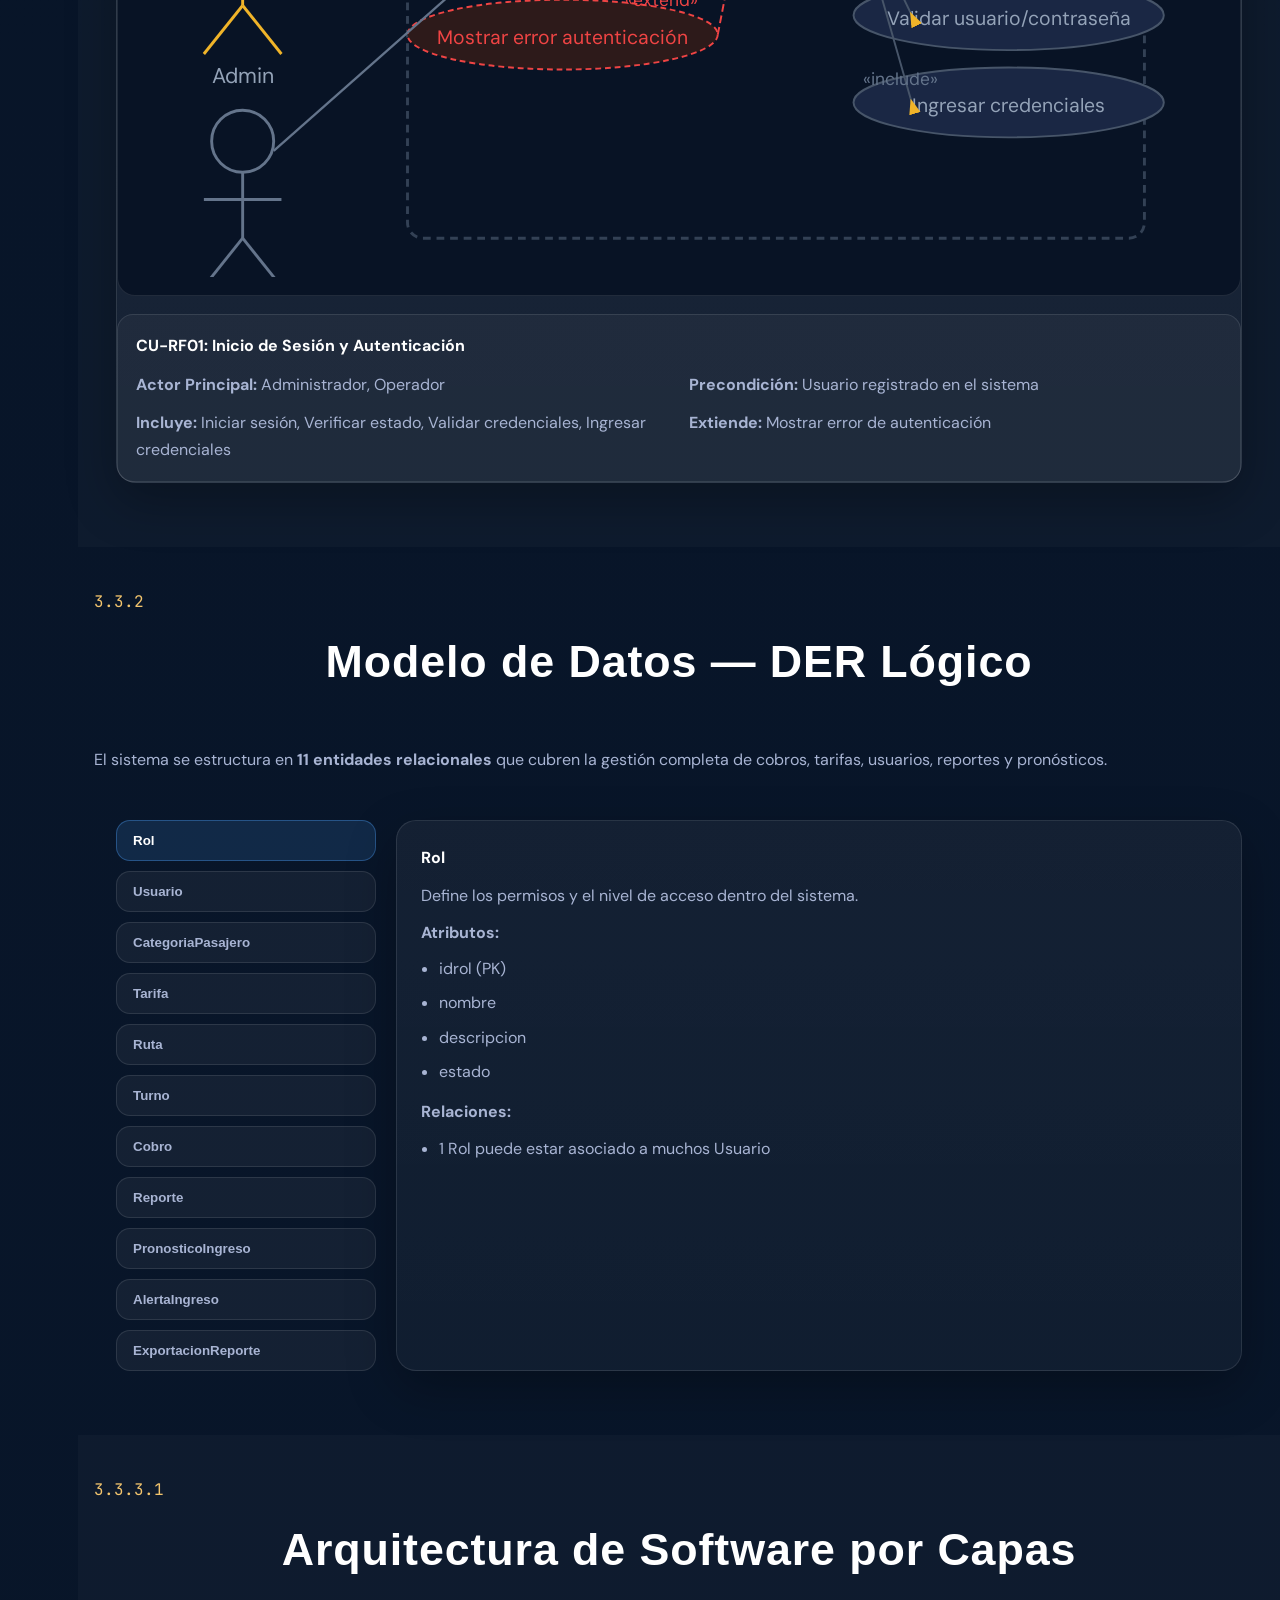
<file: modulos/documentacion.html>
<!DOCTYPE html>
<html lang="es">
<head>
  <meta charset="UTF-8" />
  <meta name="viewport" content="width=device-width, initial-scale=1.0" />
  <title>Documentaci&oacute;n | Wayna Bus</title>
  <link rel="preconnect" href="https://fonts.googleapis.com" />
  <link rel="preconnect" href="https://fonts.gstatic.com" crossorigin />
  <link href="https://fonts.googleapis.com/css2?family=Syne:wght@400;600;700;800&family=DM+Sans:ital,wght@0,300;0,400;0,500;0,600;1,300&family=JetBrains+Mono:wght@400;500&display=swap" rel="stylesheet" />
  <link rel="stylesheet" href="../assets/css/style.css" />
</head>
<body class="doc-page with-app-sidebar sidebar-collapsed">

  <!-- ==================== SIDEBAR ==================== -->
  <aside class="app-sidebar" id="appSidebar" aria-label="Navegaci&oacute;n principal">
    <button class="app-sidebar__toggle" id="sidebarToggle" type="button" aria-label="Mostrar u ocultar men&uacute;" aria-expanded="true">
      <span></span><span></span><span></span>
    </button>
    <a class="app-sidebar__brand" href="../index.html">
      <span class="logo-icon">WB</span>
      <span class="app-sidebar__brand-text">Wayna<strong>Bus</strong></span>
    </a>
    <nav class="app-sidebar__nav">
      <a class="app-sidebar__link" href="../index.html"><span class="nav-icon">🏠</span><span>INICIO</span></a>
      <div class="app-sidebar__item has-sub">
        <a class="app-sidebar__link" href="sistema.html" aria-haspopup="true" aria-expanded="false"><span class="nav-icon">💻</span><span>SISTEMA</span></a>
        <div class="app-sidebar__flyout">
          <a href="sistema.html#registro-cobro">Registro de Cobro</a>
          <a href="sistema.html#reportes">Reportes</a>
          <a href="sistema.html#pronostico">Pronóstico</a>
          <a href="sistema.html#modulos">Tarifas</a>
          <a href="sistema.html#modulos">Categorías</a>
        </div>
      </div>
        <div class="app-sidebar__item has-sub">
          <a class="app-sidebar__link active" href="documentacion.html" aria-haspopup="true" aria-expanded="false">
          <span class="nav-icon">📚</span>
          <span>DOCUMENTACIÓN</span>
        </a>
        <div class="app-sidebar__flyout">
          <a href="documentacion.html#cap1">Cap. I</a>
          <a href="documentacion.html#cap2">Cap. II</a>
          <a href="documentacion.html#cap3">Cap. III</a>
        </div>
      </div>
    </nav>
  </aside>

  <div class="progress-bar" id="progressBar"></div>

  <!-- ==================== DOCUMENTATION MENU ==================== -->
  <nav class="context-topbar doc-context-nav" aria-label="Navegaci&oacute;n de documentaci&oacute;n">
    <ul class="context-menu">
      <li class="context-item has-sub">
        <a href="#cap1">Cap. I <span>▼</span></a>
        <ul class="context-dropdown">
          <li><a href="#introduccion">Introducci&oacute;n</a></li>
          <li><a href="#problema">Planteamiento del Problema</a></li>
          <li><a href="#objetivos">Objetivos</a></li>
        </ul>
      </li>
      <li class="context-item has-sub">
        <a href="#cap2">Cap. II <span>▼</span></a>
        <ul class="context-dropdown">
          <li><a href="#tipo-sistema">Clasificaci&oacute;n y Tipo de Sistema</a></li>
          <li><a href="#alcance">Alcance del Sistema</a></li>
          <li><a href="#metodologia">Metodolog&iacute;a &Aacute;gil</a></li>
          <li><a href="#uml">UML &amp; Ingeniería de Requisitos</a></li>
          <li><a href="#glosario">Glosario T&eacute;cnico</a></li>
          <li><a href="#reglas">Reglas de Negocio</a></li>
        </ul>
      </li>
      <li class="context-item has-sub">
        <a href="#cap3">Cap. III <span>▼</span></a>
        <ul class="context-dropdown">
          <li><a href="#requisitos">Ingenier&iacute;a de Requisitos</a></li>
          <li><a href="#moscow">Priorizaci&oacute;n MoSCoW</a></li>
          <li><a href="#trazabilidad">Matriz de Trazabilidad</a></li>
          <li><a href="#casos-uso">Diagramas de Casos de Uso</a></li>
          <li><a href="#der">Modelo de Datos (DER)</a></li>
          <li><a href="#arquitectura">Arquitectura de Software</a></li>
          <li><a href="#wireframes">Wireframes</a></li>
          <li><a href="#perfiles">Perfiles de Usuario</a></li>
        </ul>
      </li>
      <li class="context-item"><a href="#bibliografia">Bibliograf&iacute;a</a></li>
    </ul>
  </nav>

  <!-- ==================== HERO ==================== -->
  <section class="hero" id="hero">
    <div class="hero__bg">
      <div class="hero__grid"></div>
      <div class="hero__orb hero__orb--1"></div>
      <div class="hero__orb hero__orb--2"></div>
      <div class="hero__orb hero__orb--3"></div>
    </div>
    <div class="container hero__content">
      <div class="hero__badge reveal">
        <span class="badge-dot"></span>
        Universidad Privada "Franz Tamayo" · Ingeniería de Sistemas · 2026
      </div>
      <h1 class="hero__title reveal reveal--delay-1">
        Sistema Web de<br/>
        <em>Cobro Diferenciado</em><br/>
         y <em>Pronóstico</em> de Ingresos para 
        <br/><em>Wayna Bus de El Alto</em><br/>
      </h1>
      <p class="hero__sub reveal reveal--delay-2">
        Caso: Servicio de Transporte <strong>Wayna Bus — El Alto, Bolivia</strong>
      </p>
      <div class="hero__meta reveal reveal--delay-3">
        <div class="meta-card">
          <span class="meta-label">Estudiante</span>
          <span class="meta-value">Luis Alberto Montoya Serrano</span>
        </div>
        <div class="meta-card">
          <span class="meta-label">Docente</span>
          <span class="meta-value">Ing. Canqui Llusco Javier Elvis</span>
        </div>
        <div class="meta-card">
          <span class="meta-label">Materia</span>
          <span class="meta-value">Ingeniería de Sistemas · 5to Semestre</span>
        </div>
      </div>
      <div class="hero__ctas reveal reveal--delay-4">
        <a href="#cap1" class="btn btn--primary">Explorar Proyecto</a>
        <a href="#arquitectura" class="btn btn--ghost">Ver Arquitectura</a>
      </div>
      <div class="hero__stats reveal reveal--delay-5">
        <div class="stat"><span class="stat-num" data-target="10">0</span><span class="stat-label">Req. Funcionales</span></div>
        <div class="stat"><span class="stat-num" data-target="11">0</span><span class="stat-label">Entidades DER</span></div>
        <div class="stat"><span class="stat-num" data-target="4">0</span><span class="stat-label">Capas Arquitectura</span></div>
        <div class="stat"><span class="stat-num" data-target="10">0</span><span class="stat-label">Casos de Uso</span></div>
      </div>
    </div>
    <a href="#cap1" class="scroll-indicator">
      <span>Scroll</span>
      <span class="scroll-arrow">↓</span>
    </a>
  </section>

  <!-- ==================== CAPÍTULO I ==================== -->
  <section class="chapter" id="cap1">
    <div class="chapter-header">
      <div class="container">
        <div class="chapter-tag">Capítulo I</div>
        <h2 class="chapter-title">Marco Introductorio</h2>
        <p class="chapter-desc">Contexto, problemática y objetivos del sistema propuesto para el transporte municipal Wayna Bus.</p>
      </div>
    </div>

    <!-- Introducción -->
    <div class="section" id="introduccion">
      <div class="container">
        <div class="section-header reveal">
          <span class="section-tag">1.1</span>
          <h3 class="section-title">Introducción</h3>
        </div>
        <div class="two-col reveal">
          <div class="col-text">
            <p>El transporte municipal <strong>Wayna Bus</strong> de la ciudad de El Alto constituye un servicio público orientado a mejorar la movilidad urbana mediante un esquema de tarifas diferenciadas para distintos tipos de usuarios.</p>
            <p>La gestión de cobros, la administración de categorías de pasajeros, el control de tarifas y la consolidación de la información económica representan <strong>procesos fundamentales</strong> para el funcionamiento del servicio y para la correcta toma de decisiones administrativas.</p>
            <p>El sistema propuesto busca centralizar el registro de cobros, administrar categorías y tarifas, generar reportes de recaudación y obtener estimaciones basadas en información histórica.</p>
          </div>
          <div class="col-visual">
            <div class="info-card info-card--highlight">
              <div class="ic-icon">🏙️</div>
              <div class="ic-body">
                <strong>Ciudad de El Alto, Bolivia</strong>
                <p>Servicio de transporte municipal con tarifas diferenciadas orientado a mejorar la movilidad urbana de sus habitantes.</p>
              </div>
            </div>
            <div class="info-card">
              <div class="ic-icon">⚠️</div>
              <div class="ic-body">
                <strong>Problema central</strong>
                <p>Ausencia de herramienta web integrada para gestionar eficientemente cobros, tarifas diferenciadas y pronóstico de ingresos.</p>
              </div>
            </div>
            <div class="info-card">
              <div class="ic-icon">💡</div>
              <div class="ic-body">
                <strong>Solución propuesta</strong>
                <p>Sistema web que centraliza registro de cobros, administra categorías/tarifas, genera reportes y proyecta ingresos futuros.</p>
              </div>
            </div>
          </div>
        </div>
      </div>
    </div>

    <!-- Problema -->
    <div class="section section--alt" id="problema">
      <div class="container">
        <div class="section-header reveal">
          <span class="section-tag">1.2</span>
          <h3 class="section-title">Planteamiento del Problema</h3>
        </div>
        <div class="problem-block reveal">
          <div class="problem-question">
            <span class="pq-label">Pregunta Esencial</span>
            <blockquote>
              ¿De qué manera se pueden optimizar los procesos de tarifas diferenciadas y el control de ingresos del servicio Wayna Bus, que afecta la eficiencia de la administración del transporte de la ciudad de El Alto?
            </blockquote>
          </div>
          <div class="problem-grid">
            <div class="problem-item" data-icon="📋">
              <h4>Registros Manuales</h4>
              <p>Demoras, duplicidad de datos y errores de cálculo en el proceso de registro y control de cobros.</p>
            </div>
            <div class="problem-item" data-icon="🔒">
              <h4>Control Institucional</h4>
              <p>Limitado control sobre las tarifas diferenciadas y baja disponibilidad de información consolidada.</p>
            </div>
            <div class="problem-item" data-icon="📊">
              <h4>Reportes Tardíos</h4>
              <p>Reducida capacidad de generar reportes oportunos para la planificación financiera y operativa.</p>
            </div>
            <div class="problem-item" data-icon="📉">
              <h4>Autosostenibilidad</h4>
              <p>La recaudación no siempre alcanza los niveles requeridos para cubrir la operación del servicio.</p>
            </div>
          </div>
        </div>
      </div>
    </div>

    <!-- Objetivos -->
    <div class="section" id="objetivos">
      <div class="container">
        <div class="section-header reveal">
          <span class="section-tag">1.3</span>
          <h3 class="section-title">Objetivos del Proyecto</h3>
        </div>
        <div class="objectives-layout reveal">
          <div class="obj-general">
            <div class="obj-general__label">Objetivo General</div>
            <p>Desarrollar un sistema web de cobro diferenciado y pronóstico de ingresos para el transporte Wayna Bus, con la finalidad de <strong>optimizar la eficiencia de la administración del transporte</strong> de la ciudad de El Alto.</p>
          </div>
          <div class="obj-specifics">
            <div class="obj-specifics__label">Objetivos Específicos</div>
            <div class="obj-list">
              <div class="obj-item reveal">
                <span class="obj-num">OE1</span>
                <div class="obj-content">
                  <strong>Analizar</strong> la situación actual del proceso de cobro diferenciado, control tarifario y registro de ingresos en Wayna Bus.
                </div>
              </div>
              <div class="obj-item reveal">
                <span class="obj-num">OE2</span>
                <div class="obj-content">
                  <strong>Determinar</strong> los requerimientos funcionales y no funcionales del sistema web.
                </div>
              </div>
              <div class="obj-item reveal">
                <span class="obj-num">OE3</span>
                <div class="obj-content">
                  <strong>Diseñar</strong> la estructura funcional, técnica y de datos del sistema web.
                </div>
              </div>
              <div class="obj-item reveal">
                <span class="obj-num">OE4</span>
                <div class="obj-content">
                  <strong>Implementar</strong> un módulo de control de ingresos que permita registrar y consolidar la información de recaudación.
                </div>
              </div>
              <div class="obj-item reveal">
                <span class="obj-num">OE5</span>
                <div class="obj-content">
                  <strong>Desarrollar</strong> un módulo de reportes para visualizar ingresos diarios, semanales y mensuales.
                </div>
              </div>
              <div class="obj-item reveal">
                <span class="obj-num">OE6</span>
                <div class="obj-content">
                  <strong>Incorporar</strong> un módulo de pronóstico de ingresos para apoyar la toma de decisiones administrativas.
                </div>
              </div>
              <div class="obj-item reveal">
                <span class="obj-num">OE7</span>
                <div class="obj-content">
                  <strong>Evaluar</strong> el funcionamiento del sistema mediante pruebas de validación con datos del servicio Wayna Bus.
                </div>
              </div>
            </div>
          </div>
        </div>
      </div>
    </div>
  </section>

  <!-- ==================== CAPÍTULO II ==================== -->
  <section class="chapter" id="cap2">
    <div class="chapter-header chapter-header--2">
      <div class="container">
        <div class="chapter-tag">Capítulo II</div>
        <h2 class="chapter-title">Marco Teórico</h2>
        <p class="chapter-desc">Fundamentos conceptuales, metodológicos y contextuales que sustentan el sistema propuesto.</p>
      </div>
    </div>

    <!-- Tipo de Sistema -->
    <div class="section" id="tipo-sistema">
      <div class="container">
        <div class="section-header reveal">
          <span class="section-tag">2.1</span>
          <h3 class="section-title">Clasificación y Tipo de Sistema</h3>
        </div>
        <div class="system-type-cards reveal">
          <div class="sys-card sys-card--primary">
            <div class="sys-card__icon">🗄️</div>
            <h4>Sistema de Información</h4>
            <p>Según Sommerville, el proyecto corresponde a un sistema de información, ya que su función central es <strong>registrar, procesar, almacenar y consultar datos</strong> relacionados con tarifas, cobros e ingresos.</p>
            <div class="sys-badge">Clasificación Principal</div>
          </div>
          <div class="sys-card">
            <div class="sys-card__icon">🔄</div>
            <h4>Sistema Transaccional</h4>
            <p>Administra operaciones <strong>rutinarias y repetitivas</strong> de registro de cobros y control de recaudaciones dentro del entorno organizacional.</p>
            <div class="sys-badge sys-badge--secondary">Clasificación Específica</div>
          </div>
          <div class="sys-card">
            <div class="sys-card__icon">📈</div>
            <h4>Apoyo a Decisiones</h4>
            <p>De manera complementaria, incorpora el módulo de pronóstico de ingresos que utiliza <strong>datos históricos</strong> para generar estimaciones útiles para la planificación.</p>
            <div class="sys-badge sys-badge--tertiary">Función Complementaria</div>
          </div>
        </div>

        <!-- Tarifa diferenciada info -->
        <div class="fare-info reveal">
          <h4 class="fare-info__title">Tarifas Diferenciadas — Wayna Bus</h4>
          <div class="fare-table">
            <div class="fare-row fare-row--header">
              <span>Tipo de Pasajero</span>
              <span>Tarifa</span>
              <span>Observación</span>
            </div>
            <div class="fare-row">
              <span>🧑 Pasajero General</span>
              <span class="fare-amount">Bs 1.50</span>
              <span>Tarifa completa</span>
            </div>
            <div class="fare-row">
              <span>🎓 Estudiante</span>
              <span class="fare-amount fare-amount--reduced">Reducida</span>
              <span>Según normativa</span>
            </div>
            <div class="fare-row">
              <span>♿ Persona con Discapacidad</span>
              <span class="fare-amount fare-amount--free">Especial</span>
              <span>Según disposiciones</span>
            </div>
            <div class="fare-row">
              <span>👴 Adulto Mayor</span>
              <span class="fare-amount fare-amount--reduced">Reducida</span>
              <span>Según normativa</span>
            </div>
            <div class="fare-row">
              <span>👧 Niño</span>
              <span class="fare-amount fare-amount--reduced">Diferenciada</span>
              <span>Según normativa</span>
            </div>
          </div>
        </div>
      </div>
    </div>

    <!-- Alcance -->
    <div class="section section--alt" id="alcance">
      <div class="container">
        <div class="section-header reveal">
          <span class="section-tag">2.1.2</span>
          <h3 class="section-title">Alcance del Sistema</h3>
        </div>
        <div class="scope-layout reveal">
          <div class="scope-includes">
            <h4 class="scope-title scope-title--in">✅ Dentro del Alcance</h4>
            <ul class="scope-list">
              <li>Módulo de administración de tarifas diferenciadas</li>
              <li>Módulo de registro de usuarios y categorías de beneficiarios</li>
              <li>Módulo de registro de cobros por periodo, ruta y unidad</li>
              <li>Módulo de consulta y control del historial de cobros</li>
              <li>Módulo de pronóstico de ingresos con datos históricos</li>
              <li>Módulo de reportes de recaudación y variaciones</li>
              <li>Módulo de usuarios con control de roles</li>
            </ul>
          </div>
          <div class="scope-excludes">
            <h4 class="scope-title scope-title--out">❌ Fuera del Alcance</h4>
            <ul class="scope-list">
              <li>Pago en línea</li>
              <li>Geolocalización en tiempo real de buses</li>
              <li>Control de mantenimiento vehicular</li>
              <li>Validación biométrica de pasajeros</li>
              <li>Fiscalización automática dentro de buses</li>
              <li>Integración con plataformas bancarias</li>
              <li>Dispositivos físicos de cobro</li>
            </ul>
          </div>
        </div>
      </div>
    </div>

    <!-- Metodología SCRUM -->
    <div class="section" id="metodologia">
      <div class="container">
        <div class="section-header reveal">
          <span class="section-tag">2.2.1</span>
          <h3 class="section-title">Metodología Ágil — Scrum</h3>
        </div>

        <div class="scrum-overview reveal">
          <p class="scrum-intro">Scrum es un marco de trabajo ágil para gestionar y desarrollar proyectos complejos de manera <strong>iterativa e incremental</strong>. Su propósito es facilitar la entrega continua de valor mediante ciclos cortos llamados <em>sprints</em>.</p>
        </div>

        <!-- Roles Scrum -->
        <div class="scrum-section reveal">
          <h4 class="scrum-section__title">Roles en Scrum</h4>
          <div class="scrum-roles">
            <div class="scrum-role">
              <div class="sr-avatar">👔</div>
              <h5>Product Owner</h5>
              <p>Representa al cliente. Define y prioriza las necesidades del sistema, asegurando que el producto final aporte valor.</p>
            </div>
            <div class="scrum-role">
              <div class="sr-avatar">🛡️</div>
              <h5>Scrum Master</h5>
              <p>Facilita la aplicación correcta de Scrum, elimina obstáculos y ayuda al equipo a mantener el enfoque en los objetivos.</p>
            </div>
            <div class="scrum-role">
              <div class="sr-avatar">👨‍💻</div>
              <h5>Equipo de Desarrollo</h5>
              <p>Integrantes que construyen el producto: diseñan, programan, prueban y entregan las funcionalidades del sistema.</p>
            </div>
          </div>
        </div>

        <!-- Sprint phases -->
        <div class="scrum-section reveal">
          <h4 class="scrum-section__title">Ciclo de Sprint</h4>
          <div class="sprint-cycle">
            <div class="sprint-phase" data-num="1">
              <div class="sp-dot"></div>
              <div class="sp-content">
                <h5>Planificación del Sprint</h5>
                <p>Se seleccionan las tareas según la prioridad del Product Owner y se definen los objetivos del sprint.</p>
              </div>
            </div>
            <div class="sprint-phase" data-num="2">
              <div class="sp-dot"></div>
              <div class="sp-content">
                <h5>Desarrollo del Sprint</h5>
                <p>El equipo construye las funcionalidades seleccionadas con seguimiento constante del avance.</p>
              </div>
            </div>
            <div class="sprint-phase" data-num="3">
              <div class="sp-dot"></div>
              <div class="sp-content">
                <h5>Revisión del Sprint</h5>
                <p>Se revisa el producto desarrollado para comprobar si cumple con los requerimientos establecidos.</p>
              </div>
            </div>
            <div class="sprint-phase" data-num="4">
              <div class="sp-dot"></div>
              <div class="sp-content">
                <h5>Retrospectiva del Sprint</h5>
                <p>El equipo analiza lo ocurrido, identifica problemas y propone ajustes para los siguientes ciclos.</p>
              </div>
            </div>
          </div>
        </div>
      </div>
    </div>

    <!-- UML y Requisitos -->
    <div class="section section--alt" id="uml">
      <div class="container">
        <div class="section-header reveal">
          <span class="section-tag">2.2.2 – 2.2.4</span>
          <h3 class="section-title">UML, Ingeniería de Requisitos y DER</h3>
        </div>
        <div class="theory-grid reveal">
          <div class="theory-card">
            <div class="tc-icon">📐</div>
            <h4>UML — Casos de Uso</h4>
            <p>Herramienta estándar para representar visualmente la estructura y comportamiento del sistema. Los diagramas de casos de uso describen las interacciones entre actores y el sistema.</p>
            <div class="tc-tags">
              <span>Actores</span><span>Interacciones</span><span>Comportamiento</span>
            </div>
          </div>
          <div class="theory-card">
            <div class="tc-icon">📋</div>
            <h4>Ingeniería de Requisitos</h4>
            <p>Disciplina que identifica, analiza, especifica y valida las necesidades que debe satisfacer el sistema. Define con precisión qué problemas debe resolver la aplicación.</p>
            <div class="tc-tags">
              <span>RF</span><span>RNF</span><span>Validación</span>
            </div>
          </div>
          <div class="theory-card">
            <div class="tc-icon">🗂️</div>
            <h4>Modelado Lógico (DER)</h4>
            <p>El Diagrama Entidad-Relación (DER) representa la estructura de datos del sistema, identificando entidades, atributos y relaciones de manera coherente.</p>
            <div class="tc-tags">
              <span>Entidades</span><span>Atributos</span><span>Relaciones</span>
            </div>
          </div>
        </div>
      </div>
    </div>

    <!-- Glosario Técnico -->
    <div class="section" id="glosario">
      <div class="container">
        <div class="section-header reveal">
          <span class="section-tag">2.3.1</span>
          <h3 class="section-title">Glosario Técnico</h3>
        </div>
        <div class="glossary-search reveal">
          <input type="text" class="search-input" id="glossarySearch" placeholder="🔍 Buscar término técnico..." />
        </div>
        <div class="glossary-grid reveal" id="glossaryGrid">
          <div class="gloss-item" data-term="tarifa diferenciada">
            <span class="gloss-term">Tarifa Diferenciada</span>
            <span class="gloss-def">Valor de cobro que varía según el tipo de pasajero (general, estudiante, persona con discapacidad).</span>
          </div>
          <div class="gloss-item" data-term="recaudación">
            <span class="gloss-term">Recaudación</span>
            <span class="gloss-def">Monto total de dinero obtenido por el cobro de pasajes en un periodo determinado.</span>
          </div>
          <div class="gloss-item" data-term="ingreso diario">
            <span class="gloss-term">Ingreso Diario</span>
            <span class="gloss-def">Total de dinero registrado durante una jornada de operación del servicio.</span>
          </div>
          <div class="gloss-item" data-term="control de cobro">
            <span class="gloss-term">Control de Cobro</span>
            <span class="gloss-def">Proceso de verificación y registro de los pagos realizados por los pasajeros.</span>
          </div>
          <div class="gloss-item" data-term="pronóstico de ingresos">
            <span class="gloss-term">Pronóstico de Ingresos</span>
            <span class="gloss-def">Estimación del comportamiento futuro de la recaudación a partir de datos históricos.</span>
          </div>
          <div class="gloss-item" data-term="ruta">
            <span class="gloss-term">Ruta</span>
            <span class="gloss-def">Recorrido establecido que realiza el servicio de transporte en una zona específica.</span>
          </div>
          <div class="gloss-item" data-term="pasajero general">
            <span class="gloss-term">Pasajero General</span>
            <span class="gloss-def">Usuario que paga la tarifa completa del servicio (Bs 1.50).</span>
          </div>
          <div class="gloss-item" data-term="estudiante">
            <span class="gloss-term">Estudiante</span>
            <span class="gloss-def">Usuario que accede a una tarifa reducida según la normativa establecida.</span>
          </div>
          <div class="gloss-item" data-term="persona con discapacidad">
            <span class="gloss-term">Persona con Discapacidad</span>
            <span class="gloss-def">Usuario que puede acceder a una tarifa especial o beneficio según disposiciones del servicio.</span>
          </div>
          <div class="gloss-item" data-term="consolidación de ingresos">
            <span class="gloss-term">Consolidación de Ingresos</span>
            <span class="gloss-def">Proceso de agrupar y resumir la información de los cobros registrados.</span>
          </div>
        </div>
      </div>
    </div>

    <!-- Reglas de Negocio -->
    <div class="section section--alt" id="reglas">
      <div class="container">
        <div class="section-header reveal">
          <span class="section-tag">2.3.2</span>
          <h3 class="section-title">Reglas de Negocio</h3>
        </div>
        <div class="rules-grid reveal">
          <div class="rule-card" data-code="RN-01">
            <span class="rule-code">RN-01</span>
            <h5>Tarifa Diferenciada</h5>
            <p>El sistema debe permitir registrar distintos tipos de tarifa según la categoría del pasajero.</p>
          </div>
          <div class="rule-card" data-code="RN-02">
            <span class="rule-code">RN-02</span>
            <h5>Registro por Fecha</h5>
            <p>Todo cobro debe quedar asociado a una fecha específica de operación.</p>
          </div>
          <div class="rule-card" data-code="RN-03">
            <span class="rule-code">RN-03</span>
            <h5>Registro por Ruta</h5>
            <p>Cada ingreso debe estar vinculado a la ruta correspondiente del servicio.</p>
          </div>
          <div class="rule-card" data-code="RN-04">
            <span class="rule-code">RN-04</span>
            <h5>Control por Tipo de Pasajero</h5>
            <p>El sistema debe diferenciar entre pasajero general, estudiante y persona con discapacidad.</p>
          </div>
          <div class="rule-card" data-code="RN-05">
            <span class="rule-code">RN-05</span>
            <h5>Consolidación de Recaudación</h5>
            <p>El sistema debe sumar y organizar los ingresos por día, semana o mes.</p>
          </div>
          <div class="rule-card" data-code="RN-06">
            <span class="rule-code">RN-06</span>
            <h5>Evitar Duplicidad</h5>
            <p>No se debe permitir el ingreso repetido de un mismo cobro en el sistema.</p>
          </div>
          <div class="rule-card" data-code="RN-07">
            <span class="rule-code">RN-07</span>
            <h5>Generación de Reportes</h5>
            <p>El sistema debe emitir reportes de ingresos para facilitar la administración.</p>
          </div>
          <div class="rule-card" data-code="RN-08">
            <span class="rule-code">RN-08</span>
            <h5>Pronóstico de Ingresos</h5>
            <p>El sistema debe utilizar los datos registrados para estimar ingresos futuros.</p>
          </div>
          <div class="rule-card" data-code="RN-09">
            <span class="rule-code">RN-09</span>
            <h5>Control Administrativo</h5>
            <p>Solo usuarios autorizados deben poder modificar o validar la información registrada.</p>
          </div>
          <div class="rule-card" data-code="RN-10">
            <span class="rule-code">RN-10</span>
            <h5>Respaldo de Información</h5>
            <p>La información de cobros e ingresos debe almacenarse de forma segura para consulta posterior.</p>
          </div>
        </div>
      </div>
    </div>
  </section>

  <!-- ==================== CAPÍTULO III ==================== -->
  <section class="chapter" id="cap3">
    <div class="chapter-header chapter-header--3">
      <div class="container">
        <div class="chapter-tag">Capítulo III</div>
        <h2 class="chapter-title">Marco de Desarrollo</h2>
        <p class="chapter-desc">Requisitos, modelado de comportamiento, datos, arquitectura y diseño UX del sistema.</p>
      </div>
    </div>

    <!-- Requisitos RF / RNF -->
    <div class="section" id="requisitos">
      <div class="container">
        <div class="section-header reveal">
          <span class="section-tag">3.1</span>
          <h3 class="section-title">Ingeniería de Requisitos</h3>
        </div>

        <!-- Tabs RF/RNF -->
        <div class="req-tabs reveal">
          <div class="req-tab-btns">
            <button class="req-tab-btn active" data-tab="rf">Requisitos Funcionales (RF)</button>
            <button class="req-tab-btn" data-tab="rnf">Requisitos No Funcionales (RNF)</button>
          </div>
          <div class="req-tab-content active" id="tab-rf">
            <div class="req-list">
              <div class="req-item">
                <span class="req-code">RF-01</span>
                <div class="req-body">
                  <strong>Autenticación y Control de Acceso</strong>
                  <p>El sistema debe permitir el inicio de sesión mediante credenciales válidas para controlar el acceso de usuarios autorizados.</p>
                </div>
              </div>
              <div class="req-item">
                <span class="req-code">RF-02</span>
                <div class="req-body">
                  <strong>Gestión de Categorías de Pasajeros</strong>
                  <p>El sistema debe registrar, actualizar y consultar las categorías de pasajeros que acceden a tarifas diferenciadas.</p>
                </div>
              </div>
              <div class="req-item">
                <span class="req-code">RF-03</span>
                <div class="req-body">
                  <strong>Configuración de Tarifas</strong>
                  <p>El sistema debe configurar y actualizar tarifas por categoría de pasajero, manteniendo vigencia y control de cambios.</p>
                </div>
              </div>
              <div class="req-item">
                <span class="req-code">RF-04</span>
                <div class="req-body">
                  <strong>Registro de Cobros</strong>
                  <p>El sistema debe registrar cobros realizados por fecha, ruta y turno, asociados a una categoría y tarifa vigente.</p>
                </div>
              </div>
              <div class="req-item">
                <span class="req-code">RF-05</span>
                <div class="req-body">
                  <strong>Reportes y Pronóstico de Ingresos</strong>
                  <p>El sistema debe generar reportes de recaudación por periodo y mostrar un pronóstico básico de ingresos con base en datos históricos.</p>
                </div>
              </div>
              <div class="req-item">
                <span class="req-code">RF-06</span>
                <div class="req-body">
                  <strong>Historial de Cobros</strong>
                  <p>Consulta y visualización del historial de cobros registrados, filtrable por fecha, ruta y turno.</p>
                </div>
              </div>
              <div class="req-item">
                <span class="req-code">RF-07</span>
                <div class="req-body">
                  <strong>Reportes Económicos</strong>
                  <p>Generar reportes económicos de recaudación por periodo con totales consolidados.</p>
                </div>
              </div>
              <div class="req-item">
                <span class="req-code">RF-08</span>
                <div class="req-body">
                  <strong>Pronóstico de Ingresos</strong>
                  <p>Calcular y mostrar pronósticos con base en datos históricos usando regresión lineal.</p>
                </div>
              </div>
              <div class="req-item">
                <span class="req-code">RF-09</span>
                <div class="req-body">
                  <strong>Exportación de Reportes</strong>
                  <p>Exportar reportes en formato PDF o Excel para uso administrativo externo.</p>
                </div>
              </div>
              <div class="req-item">
                <span class="req-code">RF-10</span>
                <div class="req-body">
                  <strong>Alertas por Ingresos Bajos</strong>
                  <p>Mostrar alertas cuando los ingresos estén por debajo del umbral esperado.</p>
                </div>
              </div>
            </div>
          </div>
          <div class="req-tab-content" id="tab-rnf">
            <div class="req-list">
              <div class="req-item">
                <span class="req-code req-code--rnf">RNF-01</span>
                <div class="req-body">
                  <strong>Seguridad y Control de Acceso</strong>
                  <p>El sistema debe aplicar autenticación y control de acceso por roles para resguardar la información registrada y limitar las acciones según el perfil del usuario. <em>Prioridad: Must</em></p>
                </div>
              </div>
              <div class="req-item">
                <span class="req-code req-code--rnf">RNF-02</span>
                <div class="req-body">
                  <strong>Rendimiento</strong>
                  <p>El sistema debe responder en tiempos adecuados para operaciones de consulta, registro y generación de reportes en un entorno web administrativo. <em>Prioridad: Should</em></p>
                </div>
              </div>
            </div>
          </div>
        </div>
      </div>
    </div>

    <!-- MoSCoW -->
    <div class="section section--alt" id="moscow">
      <div class="container">
        <div class="section-header reveal">
          <span class="section-tag">3.2</span>
          <h3 class="section-title">Priorización MoSCoW</h3>
        </div>
        <div class="moscow-legend reveal">
          <span class="mc-badge mc-must">Must</span> <span>Obligatorio para el núcleo del sistema</span>
          <span class="mc-badge mc-should">Should</span> <span>Importante pero no crítico</span>
          <span class="mc-badge mc-could">Could</span> <span>Deseable si hay tiempo</span>
          <span class="mc-badge mc-wont">Won't</span> <span>Fuera del alcance actual</span>
        </div>
        <div class="moscow-table reveal">
          <div class="mct-header">
            <span>Código</span>
            <span>Requisito</span>
            <span>Prioridad</span>
            <span>Criterio de Aceptación</span>
          </div>
          <div class="mct-row">
            <span class="mct-code">RF-01</span>
            <span>Autenticación de usuarios con credenciales válidas</span>
            <span><span class="mc-badge mc-must">Must</span></span>
            <span>Acceso según rol; mensaje de error si credenciales inválidas</span>
          </div>
          <div class="mct-row">
            <span class="mct-code">RF-02</span>
            <span>Gestión de categorías de pasajeros</span>
            <span><span class="mc-badge mc-must">Must</span></span>
            <span>CRUD completo sin pérdida del historial</span>
          </div>
          <div class="mct-row">
            <span class="mct-code">RF-03</span>
            <span>Configuración de tarifas por categoría</span>
            <span><span class="mc-badge mc-must">Must</span></span>
            <span>Registra monto, vigencia y estado para uso posterior</span>
          </div>
          <div class="mct-row">
            <span class="mct-code">RF-04</span>
            <span>Registro de cobros por fecha, ruta y turno</span>
            <span><span class="mc-badge mc-must">Must</span></span>
            <span>Valida tarifa aplicable y almacena la transacción</span>
          </div>
          <div class="mct-row">
            <span class="mct-code">RF-05</span>
            <span>Reportes de recaudación y pronóstico de ingresos</span>
            <span><span class="mc-badge mc-should">Should</span></span>
            <span>Muestra totales y proyección basada en histórico</span>
          </div>
          <div class="mct-row">
            <span class="mct-code">RNF-01</span>
            <span>Autenticación y control de acceso por roles</span>
            <span><span class="mc-badge mc-must">Must</span></span>
            <span>Diferencia permisos entre administrador y operador</span>
          </div>
          <div class="mct-row">
            <span class="mct-code">RNF-02</span>
            <span>Rendimiento en tiempos de respuesta adecuados</span>
            <span><span class="mc-badge mc-should">Should</span></span>
            <span>Sin demoras perceptibles en condiciones normales</span>
          </div>
        </div>
      </div>
    </div>

    <!-- Trazabilidad RTM -->
    <div class="section" id="trazabilidad">
      <div class="container">
        <div class="section-header reveal">
          <span class="section-tag">3.3</span>
          <h3 class="section-title">Matriz de Trazabilidad (RTM)</h3>
        </div>
        <p class="section-intro reveal">Vincula los objetivos específicos con los requisitos funcionales, casos de uso y entidades del modelo de datos, asegurando coherencia entre el planteamiento del problema y la solución.</p>
        <div class="rtm-filter reveal">
          <label>Filtrar por Objetivo:</label>
          <div class="rtm-btns">
            <button class="rtm-btn active" data-oe="all">Todos</button>
            <button class="rtm-btn" data-oe="OE1">OE1</button>
            <button class="rtm-btn" data-oe="OE2">OE2</button>
            <button class="rtm-btn" data-oe="OE3">OE3</button>
            <button class="rtm-btn" data-oe="OE4">OE4</button>
          </div>
        </div>
        <div class="rtm-table reveal">
          <div class="rtm-header">
            <span>OE</span>
            <span>Req. Funcional</span>
            <span>Caso de Uso</span>
            <span>Entidades DER</span>
          </div>
          <div class="rtm-row" data-oe="OE1">
            <span class="rtm-oe">OE1</span>
            <span><strong>RF-03</strong> Categorías de pasajeros</span>
            <span>CU-RF03 Gestionar categorías</span>
            <span class="rtm-entities"><em>CategoriaPasajero</em></span>
          </div>
          <div class="rtm-row" data-oe="OE1">
            <span class="rtm-oe">OE1</span>
            <span><strong>RF-04</strong> Tarifas por categoría</span>
            <span>CU-RF04 Gestionar tarifas</span>
            <span class="rtm-entities"><em>Tarifa, CategoriaPasajero</em></span>
          </div>
          <div class="rtm-row" data-oe="OE1">
            <span class="rtm-oe">OE1</span>
            <span><strong>RF-05</strong> Registro de cobros</span>
            <span>CU-RF05 Registrar cobro</span>
            <span class="rtm-entities"><em>Cobro, Ruta, Turno, Tarifa, CategoriaPasajero, Usuario</em></span>
          </div>
          <div class="rtm-row" data-oe="OE2">
            <span class="rtm-oe">OE2</span>
            <span><strong>RF-01</strong> Inicio de sesión</span>
            <span>CU-RF01 Autenticar usuario</span>
            <span class="rtm-entities"><em>Usuario, Rol</em></span>
          </div>
          <div class="rtm-row" data-oe="OE2">
            <span class="rtm-oe">OE2</span>
            <span><strong>RF-02</strong> Roles de acceso</span>
            <span>CU-RF02 Gestionar roles</span>
            <span class="rtm-entities"><em>Rol, Usuario</em></span>
          </div>
          <div class="rtm-row" data-oe="OE2">
            <span class="rtm-oe">OE2</span>
            <span><strong>RF-08</strong> Pronóstico de ingresos</span>
            <span>CU-RF08 Generar pronóstico</span>
            <span class="rtm-entities"><em>PronosticoIngreso, Cobro</em></span>
          </div>
          <div class="rtm-row" data-oe="OE2">
            <span class="rtm-oe">OE2</span>
            <span><strong>RF-09</strong> Exportar reportes</span>
            <span>CU-RF09 Exportar reporte</span>
            <span class="rtm-entities"><em>ExportacionReporte, Reporte</em></span>
          </div>
          <div class="rtm-row" data-oe="OE2">
            <span class="rtm-oe">OE2</span>
            <span><strong>RF-10</strong> Alertas por ingresos bajos</span>
            <span>CU-RF10 Monitorear ingresos</span>
            <span class="rtm-entities"><em>AlertaIngreso, Reporte</em></span>
          </div>
          <div class="rtm-row" data-oe="OE3">
            <span class="rtm-oe">OE3</span>
            <span><strong>RF-07</strong> Reportes económicos</span>
            <span>CU-RF07 Generar reporte</span>
            <span class="rtm-entities"><em>Reporte, Cobro, Ruta, Turno</em></span>
          </div>
          <div class="rtm-row" data-oe="OE4">
            <span class="rtm-oe">OE4</span>
            <span><strong>RF-05</strong> Registro de cobros</span>
            <span>CU-RF05 Registrar cobro</span>
            <span class="rtm-entities"><em>Cobro, Ruta, Turno, Tarifa</em></span>
          </div>
          <div class="rtm-row" data-oe="OE4">
            <span class="rtm-oe">OE4</span>
            <span><strong>RF-06</strong> Historial de cobros</span>
            <span>CU-RF06 Consultar historial</span>
            <span class="rtm-entities"><em>Cobro, Ruta, Turno, CategoriaPasajero</em></span>
          </div>
        </div>
      </div>
    </div>

    <!-- Casos de Uso -->
    <div class="section section--alt" id="casos-uso">
      <div class="container">
        <div class="section-header reveal">
          <span class="section-tag">3.3.1</span>
          <h3 class="section-title">Diagramas de Casos de Uso</h3>
        </div>

        <!-- Use Case Carousel -->
        <div class="uc-carousel reveal">
          <div class="uc-carousel__btns">
            <button class="uc-btn active" data-uc="uc1">CU-RF01<br/><small>Autenticar</small></button>
            <button class="uc-btn" data-uc="uc2">CU-RF02<br/><small>Gestionar Roles</small></button>
            <button class="uc-btn" data-uc="uc3">CU-RF03<br/><small>Categorías</small></button>
            <button class="uc-btn" data-uc="uc4">CU-RF04<br/><small>Tarifas</small></button>
            <button class="uc-btn" data-uc="uc5">CU-RF05<br/><small>Registrar Cobro</small></button>
            <button class="uc-btn" data-uc="uc6">CU-RF06<br/><small>Historial</small></button>
            <button class="uc-btn" data-uc="uc7">CU-RF07<br/><small>Reportes</small></button>
            <button class="uc-btn" data-uc="uc8">CU-RF08<br/><small>Pronóstico</small></button>
            <button class="uc-btn" data-uc="uc9">CU-RF09<br/><small>Exportar</small></button>
            <button class="uc-btn" data-uc="uc10">CU-RF10<br/><small>Alertas</small></button>
          </div>

          <div class="uc-panel active" id="uc1">
            <div class="uc-diagram">
              <svg viewBox="0 0 560 280" xmlns="http://www.w3.org/2000/svg">
                <defs><marker id="arr" markerWidth="8" markerHeight="8" refX="6" refY="3" orient="auto"><path d="M0,0 L0,6 L8,3 z" fill="#f0b429"/></marker>
                <marker id="darr" markerWidth="8" markerHeight="8" refX="6" refY="3" orient="auto"><path d="M0,0 L0,6 L8,3 z" fill="#888"/></marker></defs>
                <!-- System box -->
                <rect x="140" y="20" width="380" height="240" rx="8" fill="none" stroke="#334155" stroke-width="1.5" stroke-dasharray="4,3"/>
                <text x="330" y="14" text-anchor="middle" fill="#94a3b8" font-size="11" font-family="JetBrains Mono">Inicio de Sesión y Autenticación</text>
                <!-- Actors -->
                <circle cx="55" cy="90" r="16" fill="none" stroke="#f0b429" stroke-width="1.5"/>
                <line x1="55" y1="106" x2="55" y2="140" stroke="#f0b429" stroke-width="1.5"/>
                <line x1="35" y1="120" x2="75" y2="120" stroke="#f0b429" stroke-width="1.5"/>
                <line x1="55" y1="140" x2="35" y2="165" stroke="#f0b429" stroke-width="1.5"/>
                <line x1="55" y1="140" x2="75" y2="165" stroke="#f0b429" stroke-width="1.5"/>
                <text x="55" y="180" text-anchor="middle" fill="#94a3b8" font-size="11">Admin</text>
                <circle cx="55" cy="210" r="16" fill="none" stroke="#64748b" stroke-width="1.5"/>
                <line x1="55" y1="226" x2="55" y2="260" stroke="#64748b" stroke-width="1.5"/>
                <line x1="35" y1="240" x2="75" y2="240" stroke="#64748b" stroke-width="1.5"/>
                <line x1="55" y1="260" x2="35" y2="285" stroke="#64748b" stroke-width="1.5"/>
                <line x1="55" y1="260" x2="75" y2="285" stroke="#64748b" stroke-width="1.5"/>
                <text x="55" y="295" text-anchor="middle" fill="#94a3b8" font-size="11">Operador</text>
                <!-- Use cases ellipses -->
                <ellipse cx="310" cy="80" rx="90" ry="22" fill="#1e3a5f" stroke="#f0b429" stroke-width="1.2"/>
                <text x="310" y="85" text-anchor="middle" fill="#f0b429" font-size="11" font-weight="600">Autenticar usuario</text>
                <ellipse cx="450" cy="55" rx="80" ry="18" fill="#1a2744" stroke="#475569" stroke-width="1"/>
                <text x="450" y="60" text-anchor="middle" fill="#94a3b8" font-size="10">Iniciar sesión</text>
                <ellipse cx="450" cy="100" rx="80" ry="18" fill="#1a2744" stroke="#475569" stroke-width="1"/>
                <text x="450" y="105" text-anchor="middle" fill="#94a3b8" font-size="10">Verificar estado usuario</text>
                <ellipse cx="450" cy="145" rx="80" ry="18" fill="#1a2744" stroke="#475569" stroke-width="1"/>
                <text x="450" y="150" text-anchor="middle" fill="#94a3b8" font-size="10">Validar usuario/contraseña</text>
                <ellipse cx="450" cy="190" rx="80" ry="18" fill="#1a2744" stroke="#475569" stroke-width="1"/>
                <text x="450" y="195" text-anchor="middle" fill="#94a3b8" font-size="10">Ingresar credenciales</text>
                <ellipse cx="220" cy="155" rx="80" ry="18" fill="#2d1a1a" stroke="#ef4444" stroke-width="1" stroke-dasharray="3,2"/>
                <text x="220" y="160" text-anchor="middle" fill="#ef4444" font-size="10">Mostrar error autenticación</text>
                <!-- Lines -->
                <line x1="71" y1="95" x2="218" y2="80" stroke="#f0b429" stroke-width="1.2" marker-end="url(#arr)"/>
                <line x1="71" y1="215" x2="218" y2="85" stroke="#64748b" stroke-width="1.2" marker-end="url(#darr)"/>
                <line x1="400" y1="75" x2="370" y2="75" stroke="#475569" stroke-width="1" marker-start="url(#arr)"/>
                <line x1="400" y1="100" x2="370" y2="82" stroke="#475569" stroke-width="1" marker-start="url(#arr)"/>
                <line x1="400" y1="145" x2="370" y2="83" stroke="#475569" stroke-width="1" marker-start="url(#arr)"/>
                <line x1="400" y1="190" x2="370" y2="85" stroke="#475569" stroke-width="1" marker-start="url(#arr)"/>
                <line x1="300" y1="155" x2="310" y2="103" stroke="#ef4444" stroke-width="1" stroke-dasharray="4,2" marker-end="url(#arr)"/>
                <!-- Labels -->
                <text x="375" y="72" fill="#64748b" font-size="9">«include»</text>
                <text x="375" y="97" fill="#64748b" font-size="9">«include»</text>
                <text x="375" y="136" fill="#64748b" font-size="9">«include»</text>
                <text x="375" y="181" fill="#64748b" font-size="9">«include»</text>
                <text x="252" y="140" fill="#ef4444" font-size="9">«extend»</text>
              </svg>
            </div>
            <div class="uc-details">
              <h4>CU-RF01: Inicio de Sesión y Autenticación</h4>
              <div class="uc-detail-grid">
                <div><strong>Actor Principal:</strong> Administrador, Operador</div>
                <div><strong>Precondición:</strong> Usuario registrado en el sistema</div>
                <div><strong>Incluye:</strong> Iniciar sesión, Verificar estado, Validar credenciales, Ingresar credenciales</div>
                <div><strong>Extiende:</strong> Mostrar error de autenticación</div>
              </div>
            </div>
          </div>

          <div class="uc-panel" id="uc2">
            <div class="uc-diagram">
              <svg viewBox="0 0 560 260" xmlns="http://www.w3.org/2000/svg">
                <rect x="120" y="20" width="400" height="220" rx="8" fill="none" stroke="#334155" stroke-width="1.5" stroke-dasharray="4,3"/>
                <text x="320" y="14" text-anchor="middle" fill="#94a3b8" font-size="11" font-family="JetBrains Mono">Gestión de Roles de Acceso</text>
                <circle cx="60" cy="120" r="16" fill="none" stroke="#f0b429" stroke-width="1.5"/>
                <line x1="60" y1="136" x2="60" y2="170" stroke="#f0b429" stroke-width="1.5"/>
                <line x1="40" y1="150" x2="80" y2="150" stroke="#f0b429" stroke-width="1.5"/>
                <line x1="60" y1="170" x2="40" y2="195" stroke="#f0b429" stroke-width="1.5"/>
                <line x1="60" y1="170" x2="80" y2="195" stroke="#f0b429" stroke-width="1.5"/>
                <text x="60" y="210" text-anchor="middle" fill="#94a3b8" font-size="11">Administrador</text>
                <ellipse cx="260" cy="120" rx="90" ry="22" fill="#1e3a5f" stroke="#f0b429" stroke-width="1.2"/>
                <text x="260" y="125" text-anchor="middle" fill="#f0b429" font-size="11" font-weight="600">Gestionar roles</text>
                <ellipse cx="450" cy="50" rx="80" ry="18" fill="#1a2744" stroke="#475569" stroke-width="1"/>
                <text x="450" y="55" text-anchor="middle" fill="#94a3b8" font-size="10">Confirmar asignación</text>
                <ellipse cx="450" cy="88" rx="80" ry="18" fill="#1a2744" stroke="#475569" stroke-width="1"/>
                <text x="450" y="93" text-anchor="middle" fill="#94a3b8" font-size="10">Validar permisos por rol</text>
                <ellipse cx="450" cy="126" rx="80" ry="18" fill="#1a2744" stroke="#475569" stroke-width="1"/>
                <text x="450" y="131" text-anchor="middle" fill="#94a3b8" font-size="10">Consultar roles</text>
                <ellipse cx="450" cy="164" rx="80" ry="18" fill="#1a2744" stroke="#475569" stroke-width="1"/>
                <text x="450" y="169" text-anchor="middle" fill="#94a3b8" font-size="10">Modificar permisos</text>
                <ellipse cx="450" cy="202" rx="80" ry="18" fill="#1a2744" stroke="#475569" stroke-width="1"/>
                <text x="450" y="207" text-anchor="middle" fill="#94a3b8" font-size="10">Asignar rol a usuario</text>
                <line x1="76" y1="118" x2="168" y2="119" stroke="#f0b429" stroke-width="1.2" marker-end="url(#arr)"/>
                <line x1="350" y1="108" x2="368" y2="55" stroke="#475569" stroke-width="1"/>
                <line x1="350" y1="113" x2="368" y2="90" stroke="#475569" stroke-width="1"/>
                <line x1="350" y1="120" x2="368" y2="127" stroke="#475569" stroke-width="1"/>
                <line x1="350" y1="127" x2="368" y2="164" stroke="#475569" stroke-width="1"/>
                <line x1="350" y1="132" x2="368" y2="202" stroke="#475569" stroke-width="1"/>
                <text x="354" y="75" fill="#64748b" font-size="9">«include»</text>
              </svg>
            </div>
            <div class="uc-details">
              <h4>CU-RF02: Gestión de Roles de Acceso</h4>
              <div class="uc-detail-grid">
                <div><strong>Actor Principal:</strong> Administrador</div>
                <div><strong>Entidades:</strong> Rol, Usuario</div>
                <div><strong>Incluye:</strong> Confirmar asignación, Validar permisos, Consultar roles, Modificar permisos, Asignar rol</div>
              </div>
            </div>
          </div>

          <div class="uc-panel" id="uc3">
            <div class="uc-diagram">
              <svg viewBox="0 0 560 260" xmlns="http://www.w3.org/2000/svg">
                <rect x="120" y="20" width="400" height="220" rx="8" fill="none" stroke="#334155" stroke-width="1.5" stroke-dasharray="4,3"/>
                <text x="320" y="14" text-anchor="middle" fill="#94a3b8" font-size="11" font-family="JetBrains Mono">Gestión de Categorías de Pasajeros</text>
                <circle cx="60" cy="90" r="16" fill="none" stroke="#f0b429" stroke-width="1.5"/>
                <line x1="60" y1="106" x2="60" y2="140" stroke="#f0b429" stroke-width="1.5"/><line x1="40" y1="120" x2="80" y2="120" stroke="#f0b429" stroke-width="1.5"/>
                <line x1="60" y1="140" x2="40" y2="165" stroke="#f0b429" stroke-width="1.5"/><line x1="60" y1="140" x2="80" y2="165" stroke="#f0b429" stroke-width="1.5"/>
                <text x="60" y="180" text-anchor="middle" fill="#94a3b8" font-size="11">Admin</text>
                <circle cx="60" cy="210" r="16" fill="none" stroke="#64748b" stroke-width="1.5"/>
                <line x1="60" y1="226" x2="60" y2="260" stroke="#64748b" stroke-width="1.5"/>
                <text x="60" y="275" text-anchor="middle" fill="#94a3b8" font-size="11">Operador</text>
                <ellipse cx="260" cy="130" rx="95" ry="22" fill="#1e3a5f" stroke="#f0b429" stroke-width="1.2"/>
                <text x="260" y="135" text-anchor="middle" fill="#f0b429" font-size="11" font-weight="600">Gestionar categorías</text>
                <ellipse cx="450" cy="55" rx="75" ry="17" fill="#1a2744" stroke="#475569" stroke-width="1"/>
                <text x="450" y="60" text-anchor="middle" fill="#94a3b8" font-size="10">Editar categoría</text>
                <ellipse cx="450" cy="93" rx="75" ry="17" fill="#1a2744" stroke="#475569" stroke-width="1"/>
                <text x="450" y="98" text-anchor="middle" fill="#94a3b8" font-size="10">Desactivar categoría</text>
                <ellipse cx="450" cy="131" rx="75" ry="17" fill="#1a2744" stroke="#475569" stroke-width="1"/>
                <text x="450" y="136" text-anchor="middle" fill="#94a3b8" font-size="10">Registrar categoría</text>
                <ellipse cx="450" cy="169" rx="75" ry="17" fill="#1a2744" stroke="#475569" stroke-width="1"/>
                <text x="450" y="174" text-anchor="middle" fill="#94a3b8" font-size="10">Consultar categorías</text>
                <ellipse cx="450" cy="207" rx="75" ry="17" fill="#1a2744" stroke="#475569" stroke-width="1"/>
                <text x="450" y="212" text-anchor="middle" fill="#94a3b8" font-size="10">Validar duplicidad</text>
                <line x1="76" y1="94" x2="163" y2="124" stroke="#f0b429" stroke-width="1.2" marker-end="url(#arr)"/>
                <line x1="76" y1="214" x2="163" y2="136" stroke="#64748b" stroke-width="1.2" marker-end="url(#darr)"/>
                <line x1="355" y1="116" x2="373" y2="58" stroke="#475569" stroke-width="1"/>
                <line x1="355" y1="122" x2="373" y2="94" stroke="#475569" stroke-width="1"/>
                <line x1="355" y1="131" x2="373" y2="131" stroke="#475569" stroke-width="1"/>
                <line x1="355" y1="138" x2="373" y2="169" stroke="#475569" stroke-width="1"/>
                <line x1="355" y1="143" x2="373" y2="207" stroke="#475569" stroke-width="1"/>
                <text x="360" y="80" fill="#64748b" font-size="9">«include»</text>
              </svg>
            </div>
            <div class="uc-details">
              <h4>CU-RF03: Gestión de Categorías de Pasajeros</h4>
              <div class="uc-detail-grid">
                <div><strong>Actores:</strong> Administrador, Operador</div>
                <div><strong>Entidad:</strong> CategoriaPasajero</div>
                <div><strong>Incluye:</strong> Editar, Desactivar, Registrar, Consultar, Validar duplicidad</div>
              </div>
            </div>
          </div>

          <div class="uc-panel" id="uc4">
            <div class="uc-diagram">
              <svg viewBox="0 0 560 260" xmlns="http://www.w3.org/2000/svg">
                <rect x="120" y="20" width="400" height="220" rx="8" fill="none" stroke="#334155" stroke-width="1.5" stroke-dasharray="4,3"/>
                <text x="320" y="14" text-anchor="middle" fill="#94a3b8" font-size="11" font-family="JetBrains Mono">Gestión de Tarifas Diferenciadas</text>
                <circle cx="60" cy="120" r="16" fill="none" stroke="#f0b429" stroke-width="1.5"/>
                <line x1="60" y1="136" x2="60" y2="170" stroke="#f0b429" stroke-width="1.5"/><line x1="40" y1="150" x2="80" y2="150" stroke="#f0b429" stroke-width="1.5"/>
                <line x1="60" y1="170" x2="40" y2="195" stroke="#f0b429" stroke-width="1.5"/><line x1="60" y1="170" x2="80" y2="195" stroke="#f0b429" stroke-width="1.5"/>
                <text x="60" y="210" text-anchor="middle" fill="#94a3b8" font-size="11">Administrador</text>
                <ellipse cx="255" cy="120" rx="90" ry="22" fill="#1e3a5f" stroke="#f0b429" stroke-width="1.2"/>
                <text x="255" y="125" text-anchor="middle" fill="#f0b429" font-size="11" font-weight="600">Gestionar tarifas</text>
                <ellipse cx="450" cy="50" rx="80" ry="17" fill="#1a2744" stroke="#475569" stroke-width="1"/><text x="450" y="55" text-anchor="middle" fill="#94a3b8" font-size="10">Consultar tarifas</text>
                <ellipse cx="450" cy="88" rx="80" ry="17" fill="#1a2744" stroke="#475569" stroke-width="1"/><text x="450" y="93" text-anchor="middle" fill="#94a3b8" font-size="10">Controlar estado de tarifa</text>
                <ellipse cx="450" cy="126" rx="80" ry="17" fill="#1a2744" stroke="#475569" stroke-width="1"/><text x="450" y="131" text-anchor="middle" fill="#94a3b8" font-size="10">Definir vigencia</text>
                <ellipse cx="450" cy="164" rx="80" ry="17" fill="#1a2744" stroke="#475569" stroke-width="1"/><text x="450" y="169" text-anchor="middle" fill="#94a3b8" font-size="10">Asociar tarifa a categoría</text>
                <ellipse cx="450" cy="202" rx="80" ry="17" fill="#1a2744" stroke="#475569" stroke-width="1"/><text x="450" y="207" text-anchor="middle" fill="#94a3b8" font-size="10">Actualizar / Registrar tarifa</text>
                <line x1="76" y1="118" x2="163" y2="119" stroke="#f0b429" stroke-width="1.2" marker-end="url(#arr)"/>
                <line x1="345" y1="108" x2="368" y2="55" stroke="#475569" stroke-width="1"/><line x1="345" y1="114" x2="368" y2="89" stroke="#475569" stroke-width="1"/>
                <line x1="345" y1="120" x2="368" y2="127" stroke="#475569" stroke-width="1"/><line x1="345" y1="126" x2="368" y2="164" stroke="#475569" stroke-width="1"/>
                <line x1="345" y1="132" x2="368" y2="202" stroke="#475569" stroke-width="1"/>
                <text x="350" y="78" fill="#64748b" font-size="9">«include»</text>
              </svg>
            </div>
            <div class="uc-details">
              <h4>CU-RF04: Gestión de Tarifas Diferenciadas</h4>
              <div class="uc-detail-grid">
                <div><strong>Actor:</strong> Administrador</div>
                <div><strong>Entidades:</strong> Tarifa, CategoriaPasajero</div>
                <div><strong>Incluye:</strong> Consultar, Controlar estado, Definir vigencia, Asociar a categoría, Actualizar/Registrar tarifa</div>
              </div>
            </div>
          </div>

          <div class="uc-panel" id="uc5">
            <div class="uc-diagram">
              <svg viewBox="0 0 580 300" xmlns="http://www.w3.org/2000/svg">
                <rect x="120" y="20" width="420" height="260" rx="8" fill="none" stroke="#334155" stroke-width="1.5" stroke-dasharray="4,3"/>
                <text x="330" y="14" text-anchor="middle" fill="#94a3b8" font-size="11" font-family="JetBrains Mono">Registro de Pagos y Cobros</text>
                <circle cx="55" cy="150" r="16" fill="none" stroke="#64748b" stroke-width="1.5"/>
                <line x1="55" y1="166" x2="55" y2="200" stroke="#64748b" stroke-width="1.5"/><line x1="35" y1="180" x2="75" y2="180" stroke="#64748b" stroke-width="1.5"/>
                <line x1="55" y1="200" x2="35" y2="225" stroke="#64748b" stroke-width="1.5"/><line x1="55" y1="200" x2="75" y2="225" stroke="#64748b" stroke-width="1.5"/>
                <text x="55" y="240" text-anchor="middle" fill="#94a3b8" font-size="11">Operador</text>
                <ellipse cx="270" cy="150" rx="90" ry="22" fill="#1e3a5f" stroke="#f0b429" stroke-width="1.5"/>
                <text x="270" y="155" text-anchor="middle" fill="#f0b429" font-size="12" font-weight="700">Registrar cobro</text>
                <ellipse cx="470" cy="45" rx="80" ry="17" fill="#1a2744" stroke="#475569" stroke-width="1"/><text x="470" y="50" text-anchor="middle" fill="#94a3b8" font-size="10">Emitir confirmación</text>
                <ellipse cx="470" cy="82" rx="80" ry="17" fill="#1a2744" stroke="#475569" stroke-width="1"/><text x="470" y="87" text-anchor="middle" fill="#94a3b8" font-size="10">Guardar transacción</text>
                <ellipse cx="470" cy="119" rx="80" ry="17" fill="#1a2744" stroke="#475569" stroke-width="1"/><text x="470" y="124" text-anchor="middle" fill="#94a3b8" font-size="10">Calcular monto</text>
                <ellipse cx="470" cy="156" rx="80" ry="17" fill="#1a2744" stroke="#475569" stroke-width="1"/><text x="470" y="161" text-anchor="middle" fill="#94a3b8" font-size="10">Consultar tarifa vigente</text>
                <ellipse cx="470" cy="193" rx="80" ry="17" fill="#1a2744" stroke="#475569" stroke-width="1"/><text x="470" y="198" text-anchor="middle" fill="#94a3b8" font-size="10">Seleccionar categoría</text>
                <ellipse cx="470" cy="230" rx="80" ry="17" fill="#1a2744" stroke="#475569" stroke-width="1"/><text x="470" y="235" text-anchor="middle" fill="#94a3b8" font-size="10">Seleccionar turno/ruta/fecha</text>
                <ellipse cx="180" cy="220" rx="80" ry="17" fill="#2d1a1a" stroke="#ef4444" stroke-width="1" stroke-dasharray="3,2"/>
                <text x="180" y="225" text-anchor="middle" fill="#ef4444" font-size="10">Mostrar error datos incompletos</text>
                <line x1="71" y1="148" x2="178" y2="149" stroke="#f0b429" stroke-width="1.5" marker-end="url(#arr)"/>
                <line x1="360" y1="136" x2="388" y2="50" stroke="#475569" stroke-width="1"/>
                <line x1="360" y1="141" x2="388" y2="83" stroke="#475569" stroke-width="1"/>
                <line x1="360" y1="148" x2="388" y2="120" stroke="#475569" stroke-width="1"/>
                <line x1="360" y1="153" x2="388" y2="157" stroke="#475569" stroke-width="1"/>
                <line x1="360" y1="158" x2="388" y2="193" stroke="#475569" stroke-width="1"/>
                <line x1="360" y1="163" x2="388" y2="230" stroke="#475569" stroke-width="1"/>
                <line x1="260" y1="220" x2="270" y2="173" stroke="#ef4444" stroke-width="1" stroke-dasharray="4,2" marker-end="url(#arr)"/>
                <text x="220" y="200" fill="#ef4444" font-size="9">«extend»</text>
                <text x="364" y="78" fill="#64748b" font-size="9">«include»</text>
              </svg>
            </div>
            <div class="uc-details">
              <h4>CU-RF05: Registro de Pagos y Cobros — Escenario de Éxito</h4>
              <div class="uc-detail-grid">
                <div><strong>Actor Principal:</strong> Operador</div>
                <div><strong>Entidades:</strong> Cobro, Ruta, Turno, Tarifa, CategoriaPasajero, Usuario</div>
                <div><strong>Flujo Principal:</strong> Seleccionar fecha → ruta → turno → categoría → Consultar tarifa → Calcular monto → Confirmar → Guardar</div>
                <div><strong>Reglas de Negocio:</strong> RN-01, RN-02, RN-03, RN-04, RN-06</div>
              </div>
            </div>
          </div>

          <div class="uc-panel" id="uc6">
            <div class="uc-diagram">
              <svg viewBox="0 0 560 250" xmlns="http://www.w3.org/2000/svg">
                <rect x="120" y="20" width="400" height="210" rx="8" fill="none" stroke="#334155" stroke-width="1.5" stroke-dasharray="4,3"/>
                <text x="320" y="14" text-anchor="middle" fill="#94a3b8" font-size="11" font-family="JetBrains Mono">Historial de Cobros</text>
                <circle cx="55" cy="85" r="16" fill="none" stroke="#f0b429" stroke-width="1.5"/><line x1="55" y1="101" x2="55" y2="135" stroke="#f0b429" stroke-width="1.5"/><line x1="35" y1="115" x2="75" y2="115" stroke="#f0b429" stroke-width="1.5"/><line x1="55" y1="135" x2="35" y2="160" stroke="#f0b429" stroke-width="1.5"/><line x1="55" y1="135" x2="75" y2="160" stroke="#f0b429" stroke-width="1.5"/>
                <text x="55" y="175" text-anchor="middle" fill="#94a3b8" font-size="11">Admin</text>
                <circle cx="55" cy="195" r="16" fill="none" stroke="#64748b" stroke-width="1.5"/><line x1="55" y1="211" x2="55" y2="245" stroke="#64748b" stroke-width="1.5"/>
                <text x="55" y="260" text-anchor="middle" fill="#94a3b8" font-size="11">Operador</text>
                <ellipse cx="265" cy="120" rx="95" ry="22" fill="#1e3a5f" stroke="#f0b429" stroke-width="1.2"/>
                <text x="265" y="125" text-anchor="middle" fill="#f0b429" font-size="11" font-weight="600">Consultar historial cobros</text>
                <ellipse cx="460" cy="50" rx="75" ry="16" fill="#1a2744" stroke="#475569" stroke-width="1"/><text x="460" y="55" text-anchor="middle" fill="#94a3b8" font-size="10">Ordenar resultados</text>
                <ellipse cx="460" cy="86" rx="75" ry="16" fill="#1a2744" stroke="#475569" stroke-width="1"/><text x="460" y="91" text-anchor="middle" fill="#94a3b8" font-size="10">Visualizar detalle cobro</text>
                <ellipse cx="460" cy="122" rx="75" ry="16" fill="#1a2744" stroke="#475569" stroke-width="1"/><text x="460" y="127" text-anchor="middle" fill="#94a3b8" font-size="10">Filtrar por turno/ruta/fecha</text>
                <ellipse cx="460" cy="158" rx="75" ry="16" fill="#1a2744" stroke="#475569" stroke-width="1"/><text x="460" y="163" text-anchor="middle" fill="#94a3b8" font-size="10">Buscar cobros</text>
                <line x1="71" y1="90" x2="168" y2="112" stroke="#f0b429" stroke-width="1.2" marker-end="url(#arr)"/>
                <line x1="71" y1="198" x2="168" y2="128" stroke="#64748b" stroke-width="1.2" marker-end="url(#darr)"/>
                <line x1="360" y1="110" x2="383" y2="54" stroke="#475569" stroke-width="1"/>
                <line x1="360" y1="116" x2="383" y2="87" stroke="#475569" stroke-width="1"/>
                <line x1="360" y1="122" x2="383" y2="122" stroke="#475569" stroke-width="1"/>
                <line x1="360" y1="128" x2="383" y2="158" stroke="#475569" stroke-width="1"/>
                <text x="365" y="75" fill="#64748b" font-size="9">«include»</text>
              </svg>
            </div>
            <div class="uc-details">
              <h4>CU-RF06: Historial de Cobros</h4>
              <div class="uc-detail-grid">
                <div><strong>Actores:</strong> Administrador, Operador</div>
                <div><strong>Entidades:</strong> Cobro, Ruta, Turno, CategoriaPasajero, Usuario</div>
                <div><strong>Incluye:</strong> Ordenar, Visualizar detalle, Filtrar, Buscar</div>
              </div>
            </div>
          </div>

          <div class="uc-panel" id="uc7">
            <div class="uc-diagram">
              <svg viewBox="0 0 560 240" xmlns="http://www.w3.org/2000/svg">
                <rect x="120" y="20" width="400" height="200" rx="8" fill="none" stroke="#334155" stroke-width="1.5" stroke-dasharray="4,3"/>
                <text x="320" y="14" text-anchor="middle" fill="#94a3b8" font-size="11" font-family="JetBrains Mono">Reportes Económicos de Recaudación</text>
                <circle cx="55" cy="85" r="16" fill="none" stroke="#f0b429" stroke-width="1.5"/><line x1="55" y1="101" x2="55" y2="135" stroke="#f0b429" stroke-width="1.5"/><line x1="35" y1="115" x2="75" y2="115" stroke="#f0b429" stroke-width="1.5"/>
                <text x="55" y="160" text-anchor="middle" fill="#94a3b8" font-size="11">Admin</text>
                <circle cx="55" cy="185" r="16" fill="none" stroke="#64748b" stroke-width="1.5"/>
                <text x="55" y="220" text-anchor="middle" fill="#94a3b8" font-size="11">Operador</text>
                <ellipse cx="265" cy="110" rx="100" ry="22" fill="#1e3a5f" stroke="#f0b429" stroke-width="1.2"/>
                <text x="265" y="115" text-anchor="middle" fill="#f0b429" font-size="11" font-weight="600">Generar reporte recaudación</text>
                <ellipse cx="460" cy="50" rx="80" ry="16" fill="#1a2744" stroke="#475569" stroke-width="1"/><text x="460" y="55" text-anchor="middle" fill="#94a3b8" font-size="10">Consultar variaciones</text>
                <ellipse cx="460" cy="86" rx="80" ry="16" fill="#1a2744" stroke="#475569" stroke-width="1"/><text x="460" y="91" text-anchor="middle" fill="#94a3b8" font-size="10">Generar vista del reporte</text>
                <ellipse cx="460" cy="122" rx="80" ry="16" fill="#1a2744" stroke="#475569" stroke-width="1"/><text x="460" y="127" text-anchor="middle" fill="#94a3b8" font-size="10">Calcular total recaudado</text>
                <ellipse cx="460" cy="158" rx="80" ry="16" fill="#1a2744" stroke="#475569" stroke-width="1"/><text x="460" y="163" text-anchor="middle" fill="#94a3b8" font-size="10">Consolidar cobros / Selec. periodo</text>
                <line x1="71" y1="88" x2="163" y2="104" stroke="#f0b429" stroke-width="1.2" marker-end="url(#arr)"/>
                <line x1="71" y1="188" x2="163" y2="116" stroke="#64748b" stroke-width="1.2" marker-end="url(#darr)"/>
                <line x1="365" y1="100" x2="378" y2="54" stroke="#475569" stroke-width="1"/>
                <line x1="365" y1="108" x2="378" y2="87" stroke="#475569" stroke-width="1"/>
                <line x1="365" y1="114" x2="378" y2="122" stroke="#475569" stroke-width="1"/>
                <line x1="365" y1="120" x2="378" y2="158" stroke="#475569" stroke-width="1"/>
                <text x="368" y="72" fill="#64748b" font-size="9">«include»</text>
              </svg>
            </div>
            <div class="uc-details">
              <h4>CU-RF07: Reportes Económicos de Recaudación</h4>
              <div class="uc-detail-grid">
                <div><strong>Actores:</strong> Administrador, Operador</div>
                <div><strong>Entidades:</strong> Reporte, Cobro, Ruta, Turno</div>
                <div><strong>Incluye:</strong> Consultar variaciones, Generar vista, Calcular total, Consolidar cobros, Seleccionar periodo</div>
              </div>
            </div>
          </div>

          <div class="uc-panel" id="uc8">
            <div class="uc-diagram">
              <svg viewBox="0 0 560 250" xmlns="http://www.w3.org/2000/svg">
                <rect x="120" y="20" width="400" height="210" rx="8" fill="none" stroke="#334155" stroke-width="1.5" stroke-dasharray="4,3"/>
                <text x="320" y="14" text-anchor="middle" fill="#94a3b8" font-size="11" font-family="JetBrains Mono">Pronóstico de Ingresos</text>
                <circle cx="55" cy="120" r="16" fill="none" stroke="#f0b429" stroke-width="1.5"/><line x1="55" y1="136" x2="55" y2="170" stroke="#f0b429" stroke-width="1.5"/><line x1="35" y1="150" x2="75" y2="150" stroke="#f0b429" stroke-width="1.5"/>
                <text x="55" y="190" text-anchor="middle" fill="#94a3b8" font-size="11">Administrador</text>
                <ellipse cx="265" cy="120" rx="100" ry="22" fill="#1e3a5f" stroke="#f0b429" stroke-width="1.2"/>
                <text x="265" y="125" text-anchor="middle" fill="#f0b429" font-size="11" font-weight="600">Generar pronóstico ingresos</text>
                <ellipse cx="460" cy="50" rx="80" ry="16" fill="#1a2744" stroke="#475569" stroke-width="1"/><text x="460" y="55" text-anchor="middle" fill="#94a3b8" font-size="10">Mostrar pronóstico</text>
                <ellipse cx="460" cy="88" rx="80" ry="16" fill="#1a2744" stroke="#475569" stroke-width="1"/><text x="460" y="93" text-anchor="middle" fill="#94a3b8" font-size="10">Calcular ingreso proyectado</text>
                <ellipse cx="460" cy="126" rx="80" ry="16" fill="#1a2744" stroke="#475569" stroke-width="1"/><text x="460" y="131" text-anchor="middle" fill="#94a3b8" font-size="10">Procesar tendencia ingresos</text>
                <ellipse cx="460" cy="164" rx="80" ry="16" fill="#1a2744" stroke="#475569" stroke-width="1"/><text x="460" y="169" text-anchor="middle" fill="#94a3b8" font-size="10">Selec. periodo / Consultar histórico</text>
                <line x1="71" y1="118" x2="163" y2="119" stroke="#f0b429" stroke-width="1.2" marker-end="url(#arr)"/>
                <line x1="365" y1="108" x2="378" y2="54" stroke="#475569" stroke-width="1"/>
                <line x1="365" y1="114" x2="378" y2="89" stroke="#475569" stroke-width="1"/>
                <line x1="365" y1="120" x2="378" y2="126" stroke="#475569" stroke-width="1"/>
                <line x1="365" y1="128" x2="378" y2="164" stroke="#475569" stroke-width="1"/>
                <text x="368" y="74" fill="#64748b" font-size="9">«include»</text>
              </svg>
            </div>
            <div class="uc-details">
              <h4>CU-RF08: Pronóstico de Ingresos</h4>
              <div class="uc-detail-grid">
                <div><strong>Actor:</strong> Administrador</div>
                <div><strong>Entidades:</strong> PronosticoIngreso, Cobro</div>
                <div><strong>Tecnología:</strong> Scikit-learn, Regresión Lineal (Python)</div>
                <div><strong>Incluye:</strong> Mostrar pronóstico, Calcular proyección, Procesar tendencia, Consultar histórico</div>
              </div>
            </div>
          </div>

          <div class="uc-panel" id="uc9">
            <div class="uc-diagram">
              <svg viewBox="0 0 560 240" xmlns="http://www.w3.org/2000/svg">
                <rect x="120" y="20" width="400" height="200" rx="8" fill="none" stroke="#334155" stroke-width="1.5" stroke-dasharray="4,3"/>
                <text x="320" y="14" text-anchor="middle" fill="#94a3b8" font-size="11" font-family="JetBrains Mono">Exportación de Reportes</text>
                <circle cx="55" cy="80" r="16" fill="none" stroke="#f0b429" stroke-width="1.5"/><line x1="55" y1="96" x2="55" y2="130" stroke="#f0b429" stroke-width="1.5"/>
                <text x="55" y="148" text-anchor="middle" fill="#94a3b8" font-size="11">Admin</text>
                <circle cx="55" cy="185" r="16" fill="none" stroke="#64748b" stroke-width="1.5"/><line x1="55" y1="201" x2="55" y2="230" stroke="#64748b" stroke-width="1.5"/>
                <text x="55" y="245" text-anchor="middle" fill="#94a3b8" font-size="11">Operador</text>
                <ellipse cx="280" cy="120" rx="90" ry="22" fill="#1e3a5f" stroke="#f0b429" stroke-width="1.2"/>
                <text x="280" y="125" text-anchor="middle" fill="#f0b429" font-size="11" font-weight="600">Exportar reporte</text>
                <ellipse cx="460" cy="70" rx="80" ry="16" fill="#1a2744" stroke="#475569" stroke-width="1"/><text x="460" y="75" text-anchor="middle" fill="#94a3b8" font-size="10">Descargar archivo</text>
                <ellipse cx="460" cy="120" rx="80" ry="16" fill="#1a2744" stroke="#475569" stroke-width="1"/><text x="460" y="125" text-anchor="middle" fill="#94a3b8" font-size="10">Generar archivo exportable</text>
                <ellipse cx="460" cy="170" rx="80" ry="16" fill="#1a2744" stroke="#475569" stroke-width="1"/><text x="460" y="175" text-anchor="middle" fill="#94a3b8" font-size="10">Seleccionar reporte generado</text>
                <ellipse cx="170" cy="65" rx="60" ry="16" fill="#1a3020" stroke="#22c55e" stroke-width="1" stroke-dasharray="3,2"/>
                <text x="170" y="70" text-anchor="middle" fill="#22c55e" font-size="10">Elegir formato Excel</text>
                <ellipse cx="170" cy="175" rx="60" ry="16" fill="#1a3020" stroke="#22c55e" stroke-width="1" stroke-dasharray="3,2"/>
                <text x="170" y="180" text-anchor="middle" fill="#22c55e" font-size="10">Elegir formato PDF</text>
                <line x1="71" y1="83" x2="188" y2="112" stroke="#f0b429" stroke-width="1.2" marker-end="url(#arr)"/>
                <line x1="71" y1="188" x2="188" y2="128" stroke="#64748b" stroke-width="1.2" marker-end="url(#darr)"/>
                <line x1="230" y1="70" x2="280" y2="102" stroke="#22c55e" stroke-width="1" stroke-dasharray="4,2" marker-end="url(#arr)"/>
                <line x1="230" y1="172" x2="280" y2="138" stroke="#22c55e" stroke-width="1" stroke-dasharray="4,2" marker-end="url(#arr)"/>
                <line x1="370" y1="110" x2="378" y2="72" stroke="#475569" stroke-width="1"/>
                <line x1="370" y1="120" x2="378" y2="121" stroke="#475569" stroke-width="1"/>
                <line x1="370" y1="130" x2="378" y2="170" stroke="#475569" stroke-width="1"/>
                <text x="218" y="80" fill="#22c55e" font-size="9">«extend»</text>
                <text x="218" y="164" fill="#22c55e" font-size="9">«extend»</text>
              </svg>
            </div>
            <div class="uc-details">
              <h4>CU-RF09: Exportación de Reportes</h4>
              <div class="uc-detail-grid">
                <div><strong>Actores:</strong> Administrador, Operador</div>
                <div><strong>Entidades:</strong> ExportacionReporte, Reporte</div>
                <div><strong>Formatos:</strong> PDF (ReportLab/WeasyPrint), Excel (OpenPyXL)</div>
                <div><strong>Extiende:</strong> Elegir formato Excel, Elegir formato PDF</div>
              </div>
            </div>
          </div>

          <div class="uc-panel" id="uc10">
            <div class="uc-diagram">
              <svg viewBox="0 0 560 240" xmlns="http://www.w3.org/2000/svg">
                <rect x="120" y="20" width="400" height="200" rx="8" fill="none" stroke="#334155" stroke-width="1.5" stroke-dasharray="4,3"/>
                <text x="320" y="14" text-anchor="middle" fill="#94a3b8" font-size="11" font-family="JetBrains Mono">Alertas por Ingresos Bajos</text>
                <circle cx="55" cy="120" r="16" fill="none" stroke="#f0b429" stroke-width="1.5"/><line x1="55" y1="136" x2="55" y2="170" stroke="#f0b429" stroke-width="1.5"/>
                <text x="55" y="190" text-anchor="middle" fill="#94a3b8" font-size="11">Administrador</text>
                <ellipse cx="265" cy="120" rx="100" ry="22" fill="#1e3a5f" stroke="#f0b429" stroke-width="1.2"/>
                <text x="265" y="125" text-anchor="middle" fill="#f0b429" font-size="11" font-weight="600">Monitorear ingresos</text>
                <ellipse cx="460" cy="50" rx="80" ry="16" fill="#1a2744" stroke="#475569" stroke-width="1"/><text x="460" y="55" text-anchor="middle" fill="#94a3b8" font-size="10">Visualizar alerta</text>
                <ellipse cx="460" cy="88" rx="80" ry="16" fill="#1a2744" stroke="#475569" stroke-width="1"/><text x="460" y="93" text-anchor="middle" fill="#94a3b8" font-size="10">Generar alerta</text>
                <ellipse cx="460" cy="126" rx="80" ry="16" fill="#1a2744" stroke="#475569" stroke-width="1"/><text x="460" y="131" text-anchor="middle" fill="#94a3b8" font-size="10">Detectar desviación</text>
                <ellipse cx="460" cy="164" rx="80" ry="16" fill="#1a2744" stroke="#475569" stroke-width="1"/><text x="460" y="169" text-anchor="middle" fill="#94a3b8" font-size="10">Comparar ingreso real vs esperado</text>
                <line x1="71" y1="118" x2="163" y2="119" stroke="#f0b429" stroke-width="1.2" marker-end="url(#arr)"/>
                <line x1="365" y1="108" x2="378" y2="54" stroke="#475569" stroke-width="1"/>
                <line x1="365" y1="114" x2="378" y2="89" stroke="#475569" stroke-width="1"/>
                <line x1="365" y1="120" x2="378" y2="126" stroke="#475569" stroke-width="1"/>
                <line x1="365" y1="128" x2="378" y2="164" stroke="#475569" stroke-width="1"/>
                <text x="368" y="72" fill="#64748b" font-size="9">«include»</text>
              </svg>
            </div>
            <div class="uc-details">
              <h4>CU-RF10: Alertas por Ingresos Bajos</h4>
              <div class="uc-detail-grid">
                <div><strong>Actor:</strong> Administrador</div>
                <div><strong>Entidades:</strong> AlertaIngreso, Reporte</div>
                <div><strong>Incluye:</strong> Visualizar alerta, Generar alerta, Detectar desviación, Comparar ingreso real vs esperado, Definir umbral</div>
              </div>
            </div>
          </div>

        </div>
      </div>
    </div>

    <!-- Modelo de Datos DER -->
    <div class="section" id="der">
      <div class="container">
        <div class="section-header reveal">
          <span class="section-tag">3.3.2</span>
          <h3 class="section-title">Modelo de Datos — DER Lógico</h3>
        </div>
        <p class="section-intro reveal">El sistema se estructura en <strong>11 entidades relacionales</strong> que cubren la gestión completa de cobros, tarifas, usuarios, reportes y pronósticos.</p>

        <!-- Entity selector -->
        <div class="der-explorer reveal">
          <div class="der-entities">
            <button class="der-btn active" data-entity="Rol">Rol</button>
            <button class="der-btn" data-entity="Usuario">Usuario</button>
            <button class="der-btn" data-entity="CategoriaPasajero">CategoriaPasajero</button>
            <button class="der-btn" data-entity="Tarifa">Tarifa</button>
            <button class="der-btn" data-entity="Ruta">Ruta</button>
            <button class="der-btn" data-entity="Turno">Turno</button>
            <button class="der-btn" data-entity="Cobro">Cobro</button>
            <button class="der-btn" data-entity="Reporte">Reporte</button>
            <button class="der-btn" data-entity="PronosticoIngreso">PronosticoIngreso</button>
            <button class="der-btn" data-entity="AlertaIngreso">AlertaIngreso</button>
            <button class="der-btn" data-entity="ExportacionReporte">ExportacionReporte</button>
          </div>
          <div class="der-panel" id="derPanel">
            <!-- populated by JS -->
          </div>
        </div>
      </div>
    </div>

    <!-- Arquitectura por capas -->
    <div class="section section--alt" id="arquitectura">
      <div class="container">
        <div class="section-header reveal">
          <span class="section-tag">3.3.3.1</span>
          <h3 class="section-title">Arquitectura de Software por Capas</h3>
        </div>
        <p class="section-intro reveal">Arquitectura de 4 capas con separación clara entre presentación, lógica de negocio, acceso a datos y base de datos relacional.</p>

        <div class="arch-layers reveal">
          <div class="arch-layer arch-layer--1">
            <div class="al-header">
              <span class="al-num">1</span>
              <div>
                <strong>Capa de Presentación (Frontend)</strong>
                <p>Interfaz web, formularios, dashboards y visualización</p>
              </div>
              <div class="al-badges">
                <span class="tech-badge">Django Templates</span>
                <span class="tech-badge">Bootstrap 5</span>
                <span class="tech-badge">HTML5/CSS3</span>
                <span class="tech-badge">JavaScript</span>
                <span class="tech-badge">Fetch API</span>
              </div>
            </div>
            <div class="al-modules">
              <span>Login</span><span>Dashboard</span><span>Usuarios</span><span>Roles</span><span>Categorías</span>
              <span>Tarifas</span><span>Reg. Cobros</span><span>Historial</span><span>Reportes</span><span>Pronóstico</span><span>Alertas</span>
            </div>
          </div>

          <div class="arch-arrow">↕ HTTPS (JSON)</div>

          <div class="arch-layer arch-layer--2">
            <div class="al-header">
              <span class="al-num">2</span>
              <div>
                <strong>Capa de Lógica / Negocio (Backend — API REST)</strong>
                <p>Procesamiento de cobros, cálculos, alertas y pronósticos</p>
              </div>
              <div class="al-badges">
                <span class="tech-badge">Python 3</span>
                <span class="tech-badge">Django 5</span>
                <span class="tech-badge">Django REST Framework</span>
                <span class="tech-badge">JWT/Sesión</span>
                <span class="tech-badge">ReportLab</span>
                <span class="tech-badge">OpenPyXL</span>
              </div>
            </div>
            <div class="al-modules">
              <span>API REST Endpoints</span><span>Autenticación JWT</span><span>Autorización Roles</span>
              <span>CRUD Usuarios</span><span>CRUD Categorías</span><span>CRUD Tarifas</span>
              <span>Registro Cobros</span><span>Historial / Filtros</span><span>Generación Reportes</span>
              <span>Exportación PDF/Excel</span><span>Alertas / Notificaciones</span><span>Integración Pronóstico</span>
            </div>
          </div>

          <div class="arch-arrow">↕ SQL (Consultas)</div>

          <div class="arch-layer arch-layer--3">
            <div class="al-header">
              <span class="al-num">3</span>
              <div>
                <strong>Capa Analítica — IA para Pronóstico</strong>
                <p>Módulo de análisis predictivo basado en datos históricos</p>
              </div>
              <div class="al-badges">
                <span class="tech-badge">Python 3</span>
                <span class="tech-badge">Pandas</span>
                <span class="tech-badge">NumPy</span>
                <span class="tech-badge">Scikit-learn</span>
                <span class="tech-badge">Regresión Lineal</span>
              </div>
            </div>
            <div class="al-pipeline">
              <div class="pipe-step">
                <span class="ps-num">1</span>
                <span>Extracción datos históricos</span>
              </div>
              <div class="pipe-arrow">→</div>
              <div class="pipe-step">
                <span class="ps-num">2</span>
                <span>Limpieza y preparación</span>
              </div>
              <div class="pipe-arrow">→</div>
              <div class="pipe-step">
                <span class="ps-num">3</span>
                <span>Análisis recaudación histórica</span>
              </div>
              <div class="pipe-arrow">→</div>
              <div class="pipe-step">
                <span class="ps-num">4</span>
                <span>Entrenamiento modelo</span>
              </div>
              <div class="pipe-arrow">→</div>
              <div class="pipe-step">
                <span class="ps-num">5</span>
                <span>Predicción de ingresos futuros</span>
              </div>
              <div class="pipe-arrow">→</div>
              <div class="pipe-step">
                <span class="ps-num">6</span>
                <span>Enviar resultados al backend</span>
              </div>
            </div>
          </div>

          <div class="arch-arrow">↕ ORM (Persistencia)</div>

          <div class="arch-layer arch-layer--4">
            <div class="al-header">
              <span class="al-num">4</span>
              <div>
                <strong>Capa de Datos</strong>
                <p>Persistencia relacional con 11 entidades estructuradas</p>
              </div>
              <div class="al-badges">
                <span class="tech-badge tech-badge--db">PostgreSQL</span>
                <span class="tech-badge tech-badge--db">SQL Relacional</span>
              </div>
            </div>
            <div class="al-modules">
              <span>Usuarios</span><span>Roles</span><span>Categorías</span><span>Tarifas</span><span>Rutas</span>
              <span>Turnos</span><span>Cobros</span><span>Reportes</span><span>Pronósticos</span><span>Alertas</span><span>Exportaciones</span>
            </div>
          </div>
        </div>
      </div>
    </div>

    <!-- Perfiles de Acceso -->
    <div class="section" id="perfiles">
      <div class="container">
        <div class="section-header reveal">
          <span class="section-tag">Roles</span>
          <h3 class="section-title">Perfiles de Usuario</h3>
        </div>
        <p class="section-intro reveal">El sistema diferencia dos roles con permisos claramente delimitados para asegurar la integridad y seguridad de la información.</p>
        <div class="profiles-layout reveal">
          <div class="profile-card profile-card--admin">
            <div class="pc-header">
              <div class="pc-avatar">👔</div>
              <div>
                <h4>Administrador</h4>
                <p>Acceso completo al sistema</p>
              </div>
            </div>
            <ul class="pc-perms">
              <li>✅ Gestionar roles y usuarios</li>
              <li>✅ Configurar y actualizar tarifas</li>
              <li>✅ Administrar categorías de pasajeros</li>
              <li>✅ Generar y exportar reportes</li>
              <li>✅ Supervisar alertas e historial de cobros</li>
              <li>✅ Ver pronóstico de ingresos</li>
              <li>✅ Modificar o validar información</li>
            </ul>
          </div>
          <div class="profile-card profile-card--operator">
            <div class="pc-header">
              <div class="pc-avatar">🧑‍💼</div>
              <div>
                <h4>Operador</h4>
                <p>Acceso operativo limitado</p>
              </div>
            </div>
            <ul class="pc-perms">
              <li>✅ Iniciar sesión con credenciales propias</li>
              <li>✅ Registrar cobros por fecha, ruta y turno</li>
              <li>✅ Seleccionar categoría y tarifa vigente</li>
              <li>✅ Consultar historial de cobros</li>
              <li>✅ Verificar y confirmar transacciones</li>
              <li>⚠️ Exportar reportes (lectura)</li>
              <li>❌ Sin acceso a configuración de tarifas</li>
            </ul>
          </div>
        </div>
      </div>
    </div>

    <!-- Wireframes -->
    <div class="section section--alt" id="wireframes">
      <div class="container">
        <div class="section-header reveal">
          <span class="section-tag">3.3.3.2</span>
          <h3 class="section-title">Wireframes — Diseño UX</h3>
        </div>
        <div class="wireframe-tabs reveal">
          <div class="wf-tab-btns">
            <button class="wf-btn active" data-wf="wf1">Login</button>
            <button class="wf-btn" data-wf="wf2">Dashboard</button>
            <button class="wf-btn" data-wf="wf3">Usuarios</button>
            <button class="wf-btn" data-wf="wf4">Categorías</button>
          </div>
          <div class="wf-panels">
            <div class="wf-panel active" id="wf1">
              <div class="wireframe-mock wireframe-login">
                <div class="wm-header">🚌 Wayna Bus — Sistema Web</div>
                <div class="wm-body">
                  <div class="wm-form">
                    <div class="wm-title">INICIO DE SESIÓN</div>
                    <div class="wm-error">⚠ Usuario o contraseña incorrectos.</div>
                    <label>Nombre de usuario</label>
                    <div class="wm-input">👤 Ingrese su nombre de usuario</div>
                    <label>Contraseña</label>
                    <div class="wm-input">🔒 Ingrese su contraseña ◉</div>
                    <div class="wm-btn-primary">INICIAR SESIÓN</div>
                    <div class="wm-link">¿Olvidé mi contraseña?</div>
                  </div>
                  <div class="wm-trace">
                    <div class="wm-trace-title">Trazabilidad con DER</div>
                    <p>► <strong>ENTIDAD: USUARIO</strong><br/>nombre_usuario (PK alternativo)</p>
                    <p>► <strong>ENTIDAD: ROL</strong><br/>id_rol (FK en USUARIO)</p>
                  </div>
                </div>
              </div>
            </div>
            <div class="wf-panel" id="wf2">
              <div class="wireframe-mock wireframe-dashboard">
                <div class="wm-nav">
                  <span>🚌 Wayna Bus</span>
                  <span>👤 adminlams | Admin</span>
                  <span class="wm-nav-btn">↩ Cerrar sesión</span>
                </div>
                <div class="wm-dashboard">
                  <div class="wm-sidebar">
                    <div class="wm-menu-item active">🏠 Inicio</div>
                    <div class="wm-menu-item">👥 Usuarios</div>
                    <div class="wm-menu-item">🔑 Roles</div>
                    <div class="wm-menu-item">🏷 Categorías</div>
                    <div class="wm-menu-item">💲 Tarifas</div>
                    <div class="wm-menu-item">📝 Registro Cobros</div>
                    <div class="wm-menu-item">📜 Historial</div>
                    <div class="wm-menu-item">📊 Reportes</div>
                    <div class="wm-menu-item">📈 Pronóstico</div>
                    <div class="wm-menu-item">🔔 Alertas</div>
                  </div>
                  <div class="wm-main">
                    <div class="wm-panel-title">PANEL PRINCIPAL — Bienvenido, adminlams</div>
                    <div class="wm-kpis">
                      <div class="wm-kpi"><div class="kpi-val">156</div><div class="kpi-lbl">Cobros hoy</div></div>
                      <div class="wm-kpi"><div class="kpi-val">Bs 3,450</div><div class="kpi-lbl">Ingresos del día</div></div>
                      <div class="wm-kpi"><div class="kpi-val">2</div><div class="kpi-lbl">Alertas activas</div></div>
                    </div>
                    <div class="wm-last">
                      <div class="wm-subtitle">ÚLTIMOS COBROS REGISTRADOS</div>
                      <table class="wm-table">
                        <tr><th>Fecha</th><th>Ruta</th><th>Turno</th><th>Categoría</th><th>Monto</th></tr>
                        <tr><td>21/05/25</td><td>1-Hospital</td><td>Mañana</td><td>Estudiante</td><td>Bs 46</td></tr>
                        <tr><td>21/05/25</td><td>2-Cementerio</td><td>Tarde</td><td>Adulto</td><td>Bs 90</td></tr>
                        <tr><td>21/05/25</td><td>3-Río Seco</td><td>Noche</td><td>Niño</td><td>Bs 18</td></tr>
                      </table>
                    </div>
                  </div>
                </div>
              </div>
            </div>
            <div class="wf-panel" id="wf3">
              <div class="wireframe-mock wireframe-users">
                <div class="wm-nav">
                  <span>🚌 Wayna Bus</span>
                  <span>👤 adminlams | Admin</span>
                </div>
                <div class="wm-section-title">GESTIÓN DE USUARIOS</div>
                <div class="wm-toolbar">
                  <span class="wm-add-btn">+ Nuevo usuario</span>
                  <span class="wm-search">🔍 Buscar usuario...</span>
                  <span class="wm-filter">Todos los roles ▾</span>
                </div>
                <table class="wm-table">
                  <tr><th>N°</th><th>Nombres</th><th>Apellidos</th><th>Usuario</th><th>Rol</th><th>Estado</th><th>Acciones</th></tr>
                  <tr><td>1</td><td>Juan</td><td>Perez</td><td>jperez</td><td>Administrador</td><td>🟢</td><td>✏️ 🗑</td></tr>
                  <tr><td>2</td><td>María</td><td>Quispe</td><td>mquispe</td><td>Operador</td><td>🟢</td><td>✏️ 🗑</td></tr>
                  <tr><td>3</td><td>Luis</td><td>Choque</td><td>lchoque</td><td>Operador</td><td>🔴</td><td>✏️ 🗑</td></tr>
                </table>
              </div>
            </div>
            <div class="wf-panel" id="wf4">
              <div class="wireframe-mock wireframe-categories">
                <div class="wm-nav"><span>🚌 Wayna Bus</span><span>👤 adminlams | Admin</span></div>
                <div class="wm-section-title">GESTIÓN DE CATEGORÍAS DE PASAJEROS</div>
                <div class="wm-toolbar">
                  <span class="wm-add-btn">+ Nueva categoría</span>
                  <span class="wm-search">🔍 Buscar categoría...</span>
                </div>
                <table class="wm-table">
                  <tr><th>N°</th><th>Categoría</th><th>Descripción</th><th>Estado</th><th>Acciones</th></tr>
                  <tr><td>1</td><td>Estudiante</td><td>Tarifa diferenciada para estudiantes</td><td>🟢</td><td>✏️ 🗑</td></tr>
                  <tr><td>2</td><td>Adulto Mayor</td><td>Tarifa para adultos mayores</td><td>🟢</td><td>✏️ 🗑</td></tr>
                  <tr><td>3</td><td>Discapacidad</td><td>Tarifa especial por discapacidad</td><td>🟢</td><td>✏️ 🗑</td></tr>
                  <tr><td>4</td><td>Adulto</td><td>Tarifa normal público general</td><td>🟢</td><td>✏️ 🗑</td></tr>
                  <tr><td>5</td><td>Niño</td><td>Tarifa diferenciada para niños</td><td>🟢</td><td>✏️ 🗑</td></tr>
                </table>
              </div>
            </div>
          </div>
        </div>
      </div>
    </div>
  </section>

  <!-- ==================== BIBLIOGRAFÍA ==================== -->
  <section class="section bibliography" id="bibliografia">
    <div class="container">
      <div class="section-header reveal">
        <span class="section-tag">Ref.</span>
        <h3 class="section-title">Bibliografía</h3>
      </div>
      <div class="bib-list reveal">
        <div class="bib-item">
          <span class="bib-num">01</span>
          <div class="bib-content">
            <strong>Kotonya, G., & Sommerville, I. (1998).</strong>
            <em>Requirements Engineering: Processes and Techniques.</em> John Wiley & Sons.
          </div>
        </div>
        <div class="bib-item">
          <span class="bib-num">02</span>
          <div class="bib-content">
            <strong>Laudon, K. C., & Laudon, J. P. (2020).</strong>
            <em>Sistemas de información gerencial</em> (16.ª ed.). Pearson Education.
          </div>
        </div>
        <div class="bib-item">
          <span class="bib-num">03</span>
          <div class="bib-content">
            <strong>Pressman, R. S. (2010).</strong>
            <em>Ingeniería del Software: Un enfoque práctico</em> (7.ª ed.). McGraw-Hill.
          </div>
        </div>
        <div class="bib-item">
          <span class="bib-num">04</span>
          <div class="bib-content">
            <strong>Sommerville, I. (2016).</strong>
            <em>Software Engineering</em> (10th ed.). Pearson Education Limited.
          </div>
        </div>
        <div class="bib-item">
          <span class="bib-num">05</span>
          <div class="bib-content">
            <a href="https://asana.com/es/resources/what-is-scrum" target="_blank">asana.com/es/resources/what-is-scrum</a>
          </div>
        </div>
        <div class="bib-item">
          <span class="bib-num">06</span>
          <div class="bib-content">
            <a href="https://www.eaebarcelona.com/es/blog/metodologias-agiles" target="_blank">eaebarcelona.com — Metodologías Ágiles</a>
          </div>
        </div>
        <div class="bib-item">
          <span class="bib-num">07</span>
          <div class="bib-content">
            <a href="https://miro.com/es/diagrama/que-es-diagrama-uml/" target="_blank">miro.com — ¿Qué es un diagrama UML?</a>
          </div>
        </div>
      </div>
    </div>
  </section>

  <!-- ==================== FOOTER ==================== -->
  <footer class="footer">
    <div class="container footer__inner">
      <div class="footer__brand">
        <span class="logo-icon">🚌</span>
        <span class="logo-text">Wayna<strong>Bus</strong></span>
        <p>Sistema Web de Cobro Diferenciado y Pronóstico de Ingresos</p>
      </div>
      <div class="footer__info">
        <p><strong>Universidad Privada Franz Tamayo</strong><br/>
        Facultad de Ingeniería — Ingeniería de Sistemas</p>
        <p>Estudiante: Luis Alberto Montoya Serrano<br/>
        Docente: Ing. Canqui Llusco Javier Elvis</p>
        <p>El Alto – Bolivia · 2026</p>
      </div>
    </div>
  </footer>

  <script src="../assets/js/main.js"></script>
</body>
</html>
</file>
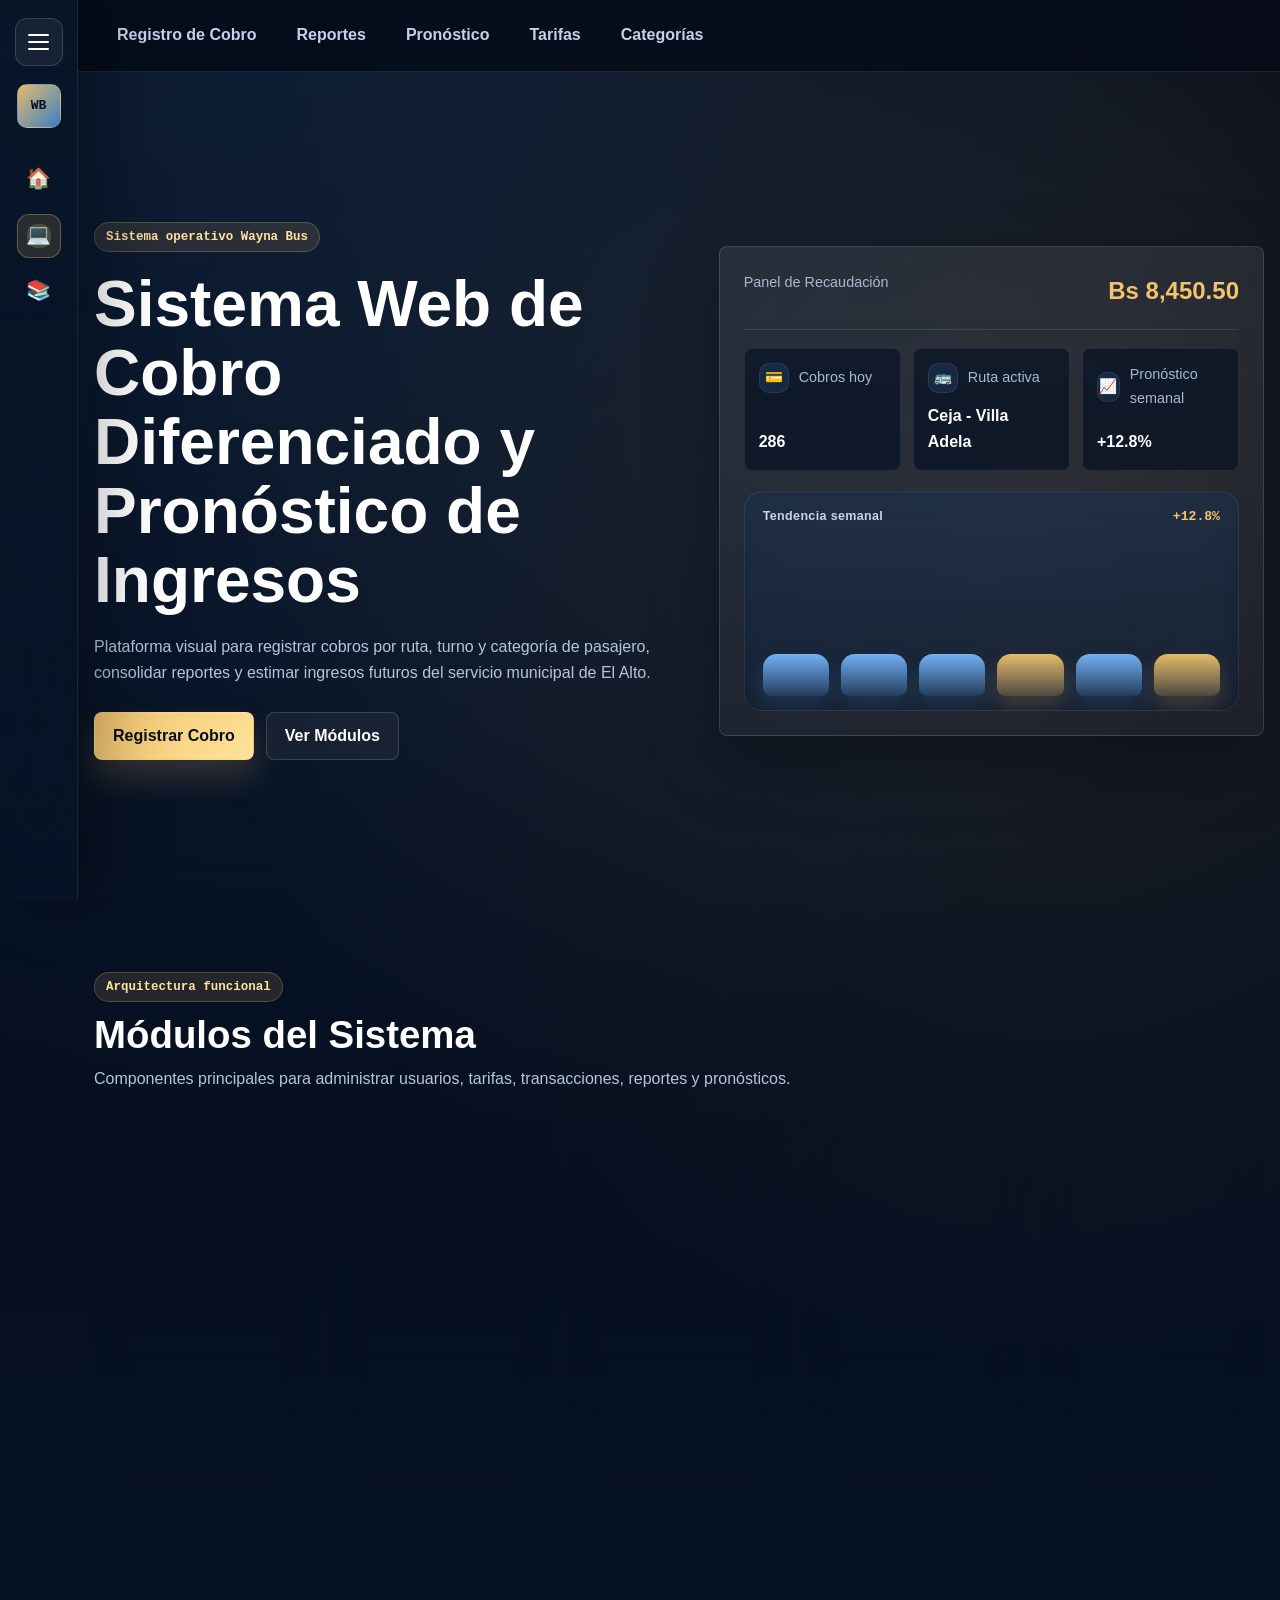
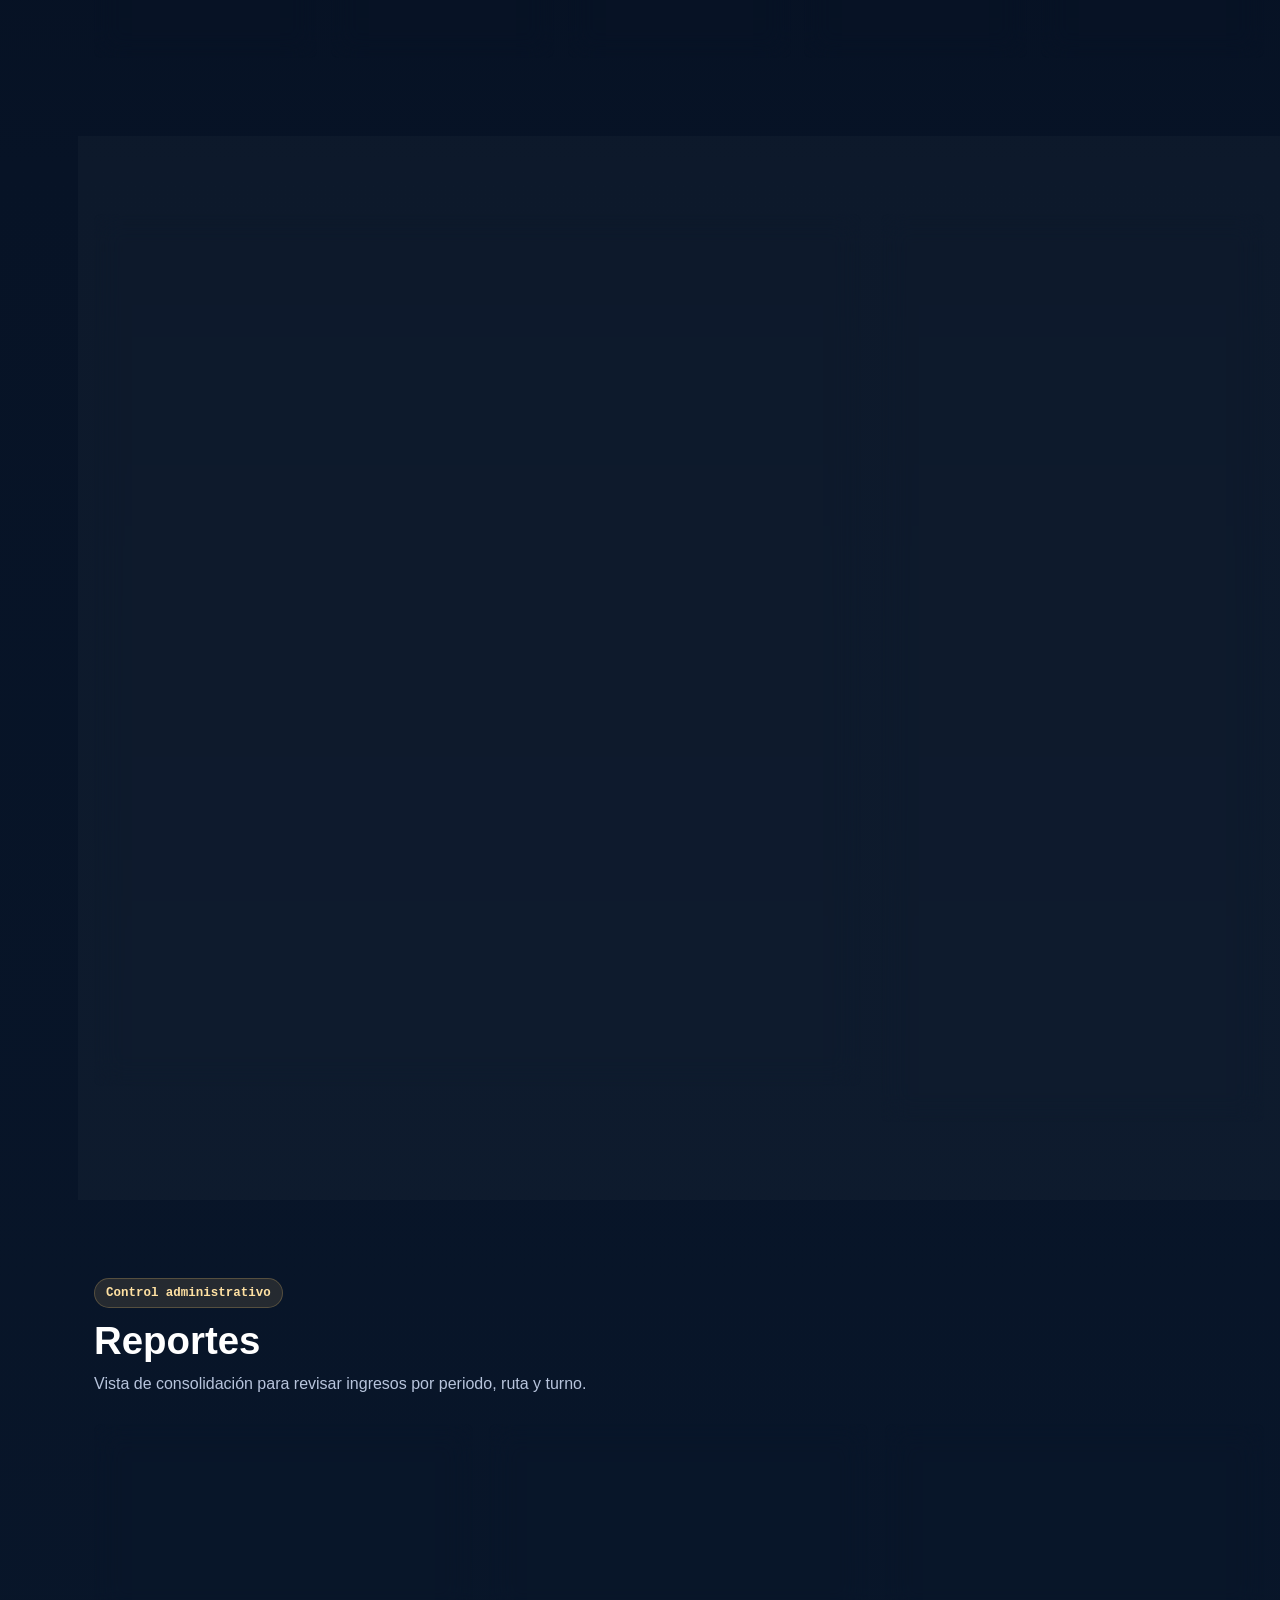
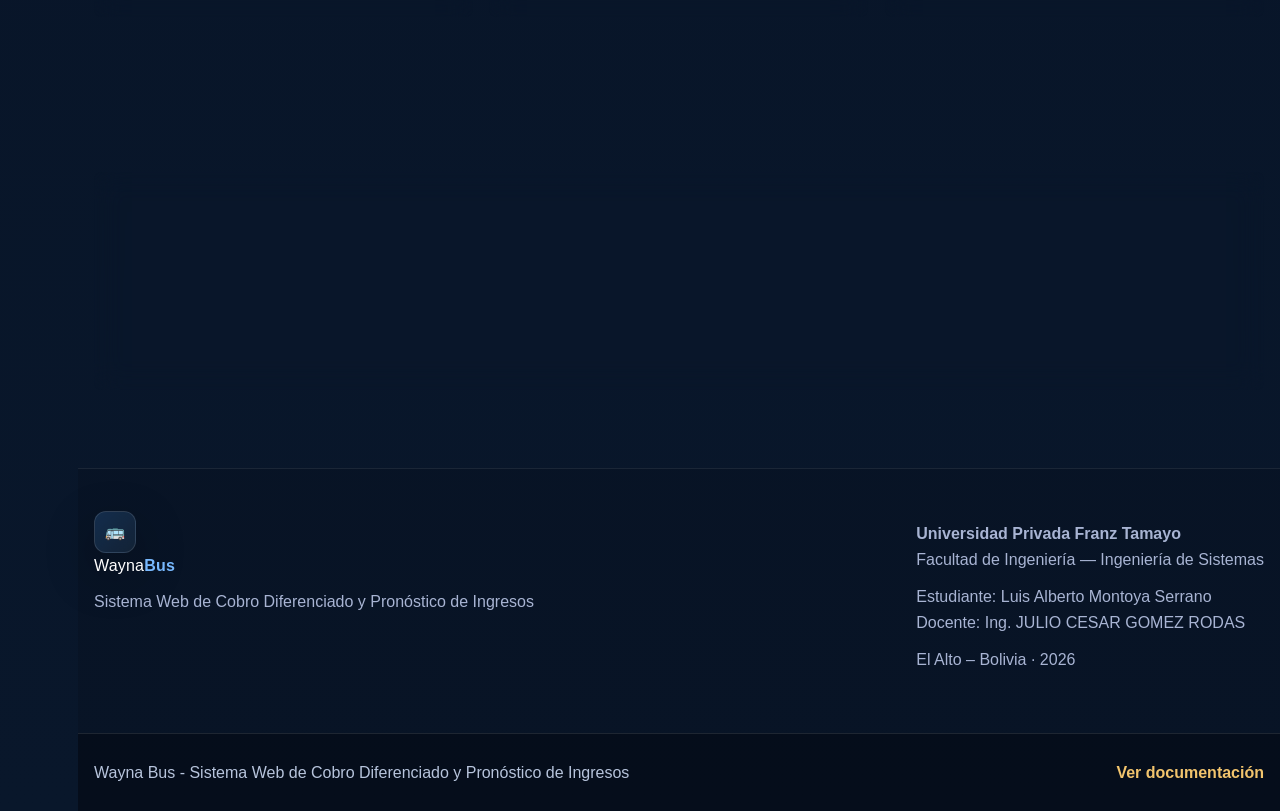
<file: modulos/sistema.html>
<!DOCTYPE html>
<html lang="es">
<head>
  <meta charset="UTF-8" />
  <meta name="viewport" content="width=device-width, initial-scale=1.0" />
  <title>Sistema Wayna Bus | Cobro Diferenciado</title>
  <link rel="stylesheet" href="../assets/css/style.css" />
</head>
<body class="sys-page with-app-sidebar sidebar-collapsed">
  <header class="wb-navbar" id="navbar">
    <div class="wb-navbar__inner">
      <a class="wb-brand" href="../index.html">
        <span class="wb-brand__mark">WB</span>
        <span class="wb-brand__text">Wayna<strong>Bus</strong></span>
      </a>

      <nav class="wb-nav" id="mainNav">
        <ul class="wb-nav__list">
          <li><a href="../index.html">Inicio</a></li>
          <li><a href="sistema.html">Sistema</a></li>
          <li><a href="#modulos">M&oacute;dulos</a></li>
          <li><a href="#registro-cobro">Registro de Cobro</a></li>
          <li><a href="#reportes">Reportes</a></li>
          <li><a href="#pronostico">Pron&oacute;stico</a></li>
          <li><a href="documentacion.html">Documentaci&oacute;n</a></li>
        </ul>
      </nav>

      <button class="wb-menu-btn" id="hamburger" type="button" aria-label="Abrir menu">
        <span></span>
        <span></span>
        <span></span>
      </button>
    </div>
    <div class="wb-progress" id="progressBar"></div>
  </header>

  <main>
    <section class="sys-hero" id="inicio">
      <div class="sys-container sys-hero__grid">
        <div class="sys-hero__content wb-reveal">
          <span class="sys-kicker">Sistema operativo Wayna Bus</span>
          <h1>Sistema Web de Cobro Diferenciado y Pron&oacute;stico de Ingresos</h1>
          <p>Plataforma visual para registrar cobros por ruta, turno y categor&iacute;a de pasajero, consolidar reportes y estimar ingresos futuros del servicio municipal de El Alto.</p>
          <div class="sys-hero__actions">
            <a class="sys-btn sys-btn--primary" href="#registro-cobro">Registrar Cobro</a>
            <a class="sys-btn sys-btn--ghost" href="#modulos">Ver M&oacute;dulos</a>
          </div>
        </div>
        <div class="sys-console wb-reveal">
          <div class="sys-console__top">
            <span>Panel de Recaudaci&oacute;n</span>
            <strong>Bs 8,450.50</strong>
          </div>
<div class="sys-kpi-grid">
  <article>
    <div class="sys-kpi-head">
      <span class="sys-kpi-icon">💳</span>
      <span>Cobros hoy</span>
    </div>
    <strong>286</strong>
  </article>

  <article>
    <div class="sys-kpi-head">
      <span class="sys-kpi-icon">🚌</span>
      <span>Ruta activa</span>
    </div>
    <strong>Ceja - Villa Adela</strong>
  </article>

  <article>
    <div class="sys-kpi-head">
      <span class="sys-kpi-icon">📈</span>
      <span>Pronóstico semanal</span>
    </div>
    <strong>+12.8%</strong>
  </article>
</div>
          <div class="sys-mini-chart" aria-hidden="true">
            <span style="height:42%"></span>
            <span style="height:64%"></span>
            <span style="height:52%"></span>
            <span style="height:78%"></span>
            <span style="height:68%"></span>
            <span style="height:88%"></span>
          </div>
        </div>
      </div>
    </section>

    <section class="sys-section" id="modulos">
      <div class="sys-container">
        <div class="sys-section__head wb-reveal">
          <span class="sys-kicker">Arquitectura funcional</span>
          <h2>M&oacute;dulos del Sistema</h2>
          <p>Componentes principales para administrar usuarios, tarifas, transacciones, reportes y pron&oacute;sticos.</p>
        </div>

        <div class="sys-module-grid">
          <article class="sys-module-card wb-reveal"><span>01</span><h3>Gesti&oacute;n de Usuarios</h3><p>Alta, consulta y control de usuarios responsables del registro operativo.</p></article>
          <article class="sys-module-card wb-reveal"><span>02</span><h3>Gesti&oacute;n de Roles</h3><p>Permisos diferenciados para administradores y operadores.</p></article>
          <article class="sys-module-card wb-reveal"><span>03</span><h3>Categor&iacute;as de Pasajeros</h3><p>Clasificaci&oacute;n de pasajeros generales, estudiantes y discapacidad.</p></article>
          <article class="sys-module-card wb-reveal"><span>04</span><h3>Tarifas</h3><p>Valores vigentes para cobro diferenciado por categor&iacute;a.</p></article>
          <article class="sys-module-card wb-reveal"><span>05</span><h3>Registro de Cobros</h3><p>Formulario transaccional conectado al mapeo DER del cobro.</p></article>
          <article class="sys-module-card wb-reveal"><span>06</span><h3>Historial de Cobros</h3><p>Consulta de operaciones registradas por fecha, ruta y turno.</p></article>
          <article class="sys-module-card wb-reveal"><span>07</span><h3>Reportes</h3><p>Consolidaci&oacute;n diaria, semanal y mensual de ingresos.</p></article>
          <article class="sys-module-card wb-reveal"><span>08</span><h3>Pron&oacute;stico de Ingresos</h3><p>Estimaci&oacute;n basada en datos hist&oacute;ricos para decisiones administrativas.</p></article>
          <article class="sys-module-card wb-reveal"><span>09</span><h3>Exportaci&oacute;n PDF/Excel</h3><p>Salida documental para respaldo y presentaci&oacute;n institucional.</p></article>
          <article class="sys-module-card wb-reveal"><span>10</span><h3>Alertas de Ingresos</h3><p>Notificaciones cuando la recaudaci&oacute;n cae bajo umbrales esperados.</p></article>
        </div>
      </div>
    </section>

    <section class="sys-section sys-section--split" id="registro-cobro">
      <div class="sys-container sys-workspace">
        <div class="sys-form-panel wb-reveal">
          <div class="sys-section__head">
            <span class="sys-kicker">Caso de uso central</span>
            <h2>Registrar Cobro</h2>
            <p>La tarifa se selecciona autom&aacute;ticamente seg&uacute;n la categor&iacute;a y el monto total se actualiza en tiempo real.</p>
          </div>

          <form class="sys-payment-form" id="sysCobroForm">
            <div class="sys-field">
              <label for="fechaCobro">Fecha de Cobro</label>
              <input type="date" id="fechaCobro" name="fecha" required />
            </div>

            <div class="sys-field">
              <label for="rutaCobro">Ruta</label>
              <select id="rutaCobro" name="ruta" required>
                <option value="Ceja - Villa Adela">Ceja - Villa Adela</option>
                <option value="Faro Murillo - Rio Seco">Faro Murillo - R&iacute;o Seco</option>
                <option value="16 de Julio - Senkata">16 de Julio - Senkata</option>
              </select>
            </div>

            <div class="sys-field">
              <label for="turnoCobro">Turno</label>
              <select id="turnoCobro" name="turno" required>
                <option value="Manana">Ma&ntilde;ana</option>
                <option value="Tarde">Tarde</option>
                <option value="Noche">Noche</option>
              </select>
            </div>

            <div class="sys-field">
              <label for="categoriaCobro">Categor&iacute;a</label>
              <select id="categoriaCobro" name="categoria" required>
                <option value="General" data-tarifa="1.50">General</option>
                <option value="Estudiante" data-tarifa="1.00">Estudiante</option>
                <option value="Discapacidad" data-tarifa="0.00">Discapacidad</option>
              </select>
            </div>

            <div class="sys-field">
              <label for="tarifaCobro">Tarifa</label>
              <input type="number" id="tarifaCobro" name="tarifa" value="1.50" min="0" step="0.01" readonly />
            </div>

            <div class="sys-field">
              <label for="cantidadCobro">Cantidad de pasajeros</label>
              <input type="number" id="cantidadCobro" name="cantidad" value="1" min="0" step="1" required />
            </div>

            <div class="sys-field sys-field--total">
              <label for="montoCobro">Monto total</label>
              <input type="number" id="montoCobro" name="monto" value="1.50" min="0" step="0.01" readonly />
            </div>

            <div class="sys-field">
              <label for="usuarioCobro">Usuario responsable</label>
              <input type="text" id="usuarioCobro" name="usuario" value="operador.wayna" required />
            </div>

            <div class="sys-field sys-field--full">
              <label for="observacionCobro">Observaci&oacute;n</label>
              <textarea id="observacionCobro" name="observacion" rows="4" placeholder="Detalle opcional del cobro"></textarea>
            </div>

            <div class="sys-form-actions">
              <button class="sys-btn sys-btn--primary" type="submit">Guardar Cobro</button>
              <button class="sys-btn sys-btn--ghost" type="reset">Limpiar</button>
            </div>
          </form>
        </div>

        <aside class="sys-der-card wb-reveal">
          <span class="sys-kicker">Entidad Cobro</span>
          <h2>Mapeo HTML &rarr; DER</h2>
          <div class="sys-der-relations">
            <span>Cobro</span>
            <small>Ruta</small>
            <small>Turno</small>
            <small>CategoriaPasajero</small>
            <small>Tarifa</small>
            <small>Usuario</small>
          </div>
          <dl class="sys-map-list">
            <div><dt>fecha</dt><dd>Cobro.fecha</dd></div>
            <div><dt>ruta</dt><dd>Cobro.idRuta</dd></div>
            <div><dt>turno</dt><dd>Cobro.idTurno</dd></div>
            <div><dt>categoria</dt><dd>Cobro.idCategoriaPasajero</dd></div>
            <div><dt>tarifa</dt><dd>Cobro.idTarifa</dd></div>
            <div><dt>cantidad</dt><dd>Cobro.cantidadPasajeros</dd></div>
            <div><dt>monto</dt><dd>Cobro.montoTotal</dd></div>
            <div><dt>observacion</dt><dd>Cobro.observacion</dd></div>
            <div><dt>usuario</dt><dd>Cobro.idUsuario</dd></div>
          </dl>
          <p class="sys-form-note" id="sysCobroMensaje">Listo para registrar una transacci&oacute;n de cobro.</p>
        </aside>
      </div>
    </section>

    <section class="sys-section" id="reportes">
      <div class="sys-container">
        <div class="sys-section__head wb-reveal">
          <span class="sys-kicker">Control administrativo</span>
          <h2>Reportes</h2>
          <p>Vista de consolidaci&oacute;n para revisar ingresos por periodo, ruta y turno.</p>
        </div>
        <div class="sys-report-grid">
          <article class="sys-report-card wb-reveal"><span>Diario</span><strong>Bs 8,450.50</strong><p>286 cobros registrados.</p></article>
          <article class="sys-report-card wb-reveal"><span>Semanal</span><strong>Bs 48,920.00</strong><p>Comparaci&oacute;n positiva frente al promedio anterior.</p></article>
          <article class="sys-report-card wb-reveal"><span>Mensual</span><strong>Bs 196,380.00</strong><p>Base para exportaci&oacute;n PDF y Excel.</p></article>
        </div>
      </div>
    </section>

    <section class="sys-section" id="pronostico">
      <div class="sys-container sys-forecast wb-reveal">
        <div>
          <span class="sys-kicker">Pron&oacute;stico de ingresos</span>
          <h2>Estimaci&oacute;n para la siguiente semana</h2>
          <p>El m&oacute;dulo proyecta ingresos usando el comportamiento hist&oacute;rico de cobros, rutas y turnos para apoyar decisiones de planificaci&oacute;n.</p>
        </div>
        <div class="sys-forecast__value">
          <span>Ingreso proyectado</span>
          <strong>Bs 54,700.00</strong>
          <small>Confianza referencial: 86%</small>
        </div>
      </div>
    </section>
  </main>
  <footer class="footer">
  <div class="container footer__inner">
    <div class="footer__brand">
      <span class="logo-icon">🚌</span>
      <span class="logo-text">Wayna<strong>Bus</strong></span>
      <p>Sistema Web de Cobro Diferenciado y Pronóstico de Ingresos</p>
    </div>
    <div class="footer__info">
      <p><strong>Universidad Privada Franz Tamayo</strong><br>
      Facultad de Ingeniería — Ingeniería de Sistemas</p>
      <p>Estudiante: Luis Alberto Montoya Serrano<br>
      Docente: Ing. JULIO CESAR GOMEZ RODAS </p>
      <p>El Alto – Bolivia · 2026</p>
    </div>
  </div>
</footer>

  <footer class="wb-footer">
    <div class="sys-container wb-footer__inner">
      <p>Wayna Bus - Sistema Web de Cobro Diferenciado y Pron&oacute;stico de Ingresos</p>
      <a href="documentacion.html">Ver documentaci&oacute;n</a>
    </div>
  </footer>

  <script src="../assets/js/main.js"></script>
</body>
</html>
</file>
<file: assets/css/style.css>
:root{
  --bg:#06101f;
  --bg-soft:#0b1830;
  --panel:#0f1f3d;
  --panel-2:#13284e;
  --line:rgba(255,255,255,.10);
  --line-strong:rgba(255,255,255,.18);
  --text:#e9eefb;
  --muted:#a8b4d3;
  --primary:#4da3ff;
  --primary-2:#78b9ff;
  --accent:#8fd3ff;
  --gold:#f2c46d;
  --danger:#ff7b7b;
  --success:#53d49d;
  --shadow:0 18px 50px rgba(0,0,0,.28);
  --radius:20px;
  --radius-sm:14px;
  --container:1180px;
  --nav-h:84px;
  --mono:"JetBrains Mono", monospace;
  --body:"DM Sans", sans-serif;
  --title:"Montserrat", sans-serif;
}

*{
  margin:0;
  padding:0;
  box-sizing:border-box;
}

html{
  scroll-behavior:smooth;
}

body{
  font-family:var(--body);
  background:
    radial-gradient(circle at 10% 20%, rgba(77,163,255,.08), transparent 25%),
    radial-gradient(circle at 90% 15%, rgba(143,211,255,.07), transparent 20%),
    linear-gradient(180deg,#050b16 0%, #071225 50%, #091a34 100%);
  color:var(--text);
  line-height:1.65;
  overflow-x:hidden;
}

img,svg{
  max-width:100%;
  display:block;
}

a{
  color:inherit;
  text-decoration:none;
}

ul{
  list-style:none;
}

.container{
  width:min(var(--container), calc(100% - 32px));
  margin-inline:auto;
}

.navbar{
  position:sticky;
  top:0;
  z-index:999;
  backdrop-filter:blur(16px);
  background:rgba(4,10,20,.78);
  border-bottom:1px solid rgba(255,255,255,.08);
}

.navbar.scrolled{
  box-shadow:0 12px 30px rgba(0,0,0,.18);
}

.navbar__inner{
  min-height:var(--nav-h);
  display:flex;
  align-items:center;
  justify-content:space-between;
  gap:20px;
}

.navbar__logo{
  display:flex;
  align-items:center;
  gap:10px;
  font-weight:700;
  font-size:1.05rem;
  white-space:nowrap;
}

.logo-icon{
  width:42px;
  height:42px;
  display:grid;
  place-items:center;
  border-radius:12px;
  background:linear-gradient(135deg, rgba(77,163,255,.18), rgba(143,211,255,.08));
  border:1px solid rgba(255,255,255,.12);
  box-shadow:var(--shadow);
}

.logo-text{
  color:#fff;
  font-family:var(--title);
  letter-spacing:.2px;
}

.logo-text strong{
  color:var(--primary-2);
}

.navbar__nav{
  display:flex;
  align-items:center;
}

.nav-list{
  display:flex;
  align-items:center;
  gap:8px;
}

.nav-item{
  position:relative;
}

.nav-link{
  display:flex;
  align-items:center;
  gap:6px;
  padding:12px 14px;
  border-radius:12px;
  color:var(--muted);
  font-weight:500;
  transition:.25s ease;
}

.nav-link:hover{
  color:#fff;
  background:rgba(255,255,255,.05);
}

/* IMPORTANTE: quitamos el hueco entre botón y dropdown */
.sub-menu{
  position:absolute;
  top:100%;
  left:0;
  min-width:240px;
  margin-top:0;
  padding:12px;
  background:rgba(9,20,40,.98);
  border:1px solid var(--line);
  border-radius:16px;
  box-shadow:var(--shadow);
  display:block;

  opacity:0;
  visibility:hidden;
  transform:translateY(8px);
  pointer-events:none;
  transition:opacity .22s ease, transform .22s ease, visibility .22s ease;
  z-index:1000;
}

/* zona invisible para unir el link con el submenu */
.nav-item.has-sub::after{
  content:"";
  position:absolute;
  left:0;
  top:100%;
  width:100%;
  height:14px;
}

/* se mantiene abierto si estás sobre el li o sobre algo dentro */
.nav-item.has-sub:hover > .sub-menu,
.nav-item.has-sub:focus-within > .sub-menu{
  opacity:1;
  visibility:visible;
  transform:translateY(0);
  pointer-events:auto;
}

.sub-menu li a{
  display:block;
  padding:10px 12px;
  border-radius:10px;
  color:var(--muted);
  transition:.25s ease;
  white-space:nowrap;
}

.sub-menu li a:hover{
  background:rgba(255,255,255,.05);
  color:#fff;
}

.has-sub:hover .sub-menu{
  display:block;
}

.hamburger{
  display:none;
  width:48px;
  height:48px;
  border:1px solid var(--line);
  border-radius:14px;
  background:rgba(255,255,255,.04);
  align-items:center;
  justify-content:center;
  flex-direction:column;
  gap:5px;
  cursor:pointer;
}

.hamburger span{
  width:20px;
  height:2px;
  background:#fff;
  border-radius:999px;
}

.progress-bar{
  height:3px;
  width:0%;
  background:linear-gradient(90deg, var(--primary), var(--accent));
}

.hero{
  position:relative;
  min-height:100vh;
  display:flex;
  align-items:center;
  padding:calc(var(--nav-h) + 40px) 0 80px;
  isolation:isolate;
}

.hero__bg{
  position:absolute;
  inset:0;
  overflow:hidden;
  z-index:-1;
}

.hero__grid{
  position:absolute;
  inset:0;
  background-image:
    linear-gradient(rgba(255,255,255,.03) 1px, transparent 1px),
    linear-gradient(90deg, rgba(255,255,255,.03) 1px, transparent 1px);
  background-size:42px 42px;
  mask-image:linear-gradient(to bottom, rgba(0,0,0,.8), transparent 95%);
}

.hero__orb{
  position:absolute;
  border-radius:999px;
  filter:blur(70px);
  opacity:.35;
}

.hero__orb--1{
  width:260px;
  height:260px;
  background:#145dba;
  top:8%;
  left:4%;
}

.hero__orb--2{
  width:300px;
  height:300px;
  background:#0b9ad6;
  right:6%;
  top:18%;
}

.hero__orb--3{
  width:220px;
  height:220px;
  background:#223e90;
  bottom:10%;
  left:45%;
}

.hero__content{
  width:100%;
  max-width:860px;
}

.hero__badge{
  display:inline-flex;
  align-items:center;
  gap:10px;
  padding:10px 16px;
  border-radius:999px;
  border:1px solid rgba(255,255,255,.1);
  background:rgba(255,255,255,.05);
  color:var(--muted);
  margin-bottom:22px;
}

.badge-dot{
  width:10px;
  height:10px;
  border-radius:50%;
  background:var(--success);
  box-shadow:0 0 0 6px rgba(83,212,157,.12);
}

.hero__title{
  font-family:var(--title);
  font-size:clamp(2.4rem, 5vw, 4.8rem);
  line-height:1.08;
  letter-spacing:-.03em;
  margin-bottom:18px;
  color:#fff;
}

.hero__title em{
  font-style:italic;
  color:#dce8ff;
}

.hero__sub{
  font-size:clamp(1rem, 2vw, 1.25rem);
  color:var(--muted);
  margin-bottom:28px;
}

.hero__meta{
  display:grid;
  grid-template-columns:repeat(3, 1fr);
  gap:16px;
  margin-bottom:28px;
}

.meta-card{
  background:rgba(255,255,255,.05);
  border:1px solid var(--line);
  border-radius:18px;
  padding:18px;
  box-shadow:var(--shadow);
}

.meta-label{
  display:block;
  font-size:.78rem;
  text-transform:uppercase;
  letter-spacing:.08em;
  color:var(--accent);
  margin-bottom:8px;
}

.meta-value{
  color:#fff;
  font-weight:600;
}

.hero__ctas{
  display:flex;
  flex-wrap:wrap;
  gap:14px;
  margin-bottom:34px;
}

.btn{
  display:inline-flex;
  align-items:center;
  justify-content:center;
  min-height:48px;
  padding:0 22px;
  border-radius:14px;
  font-weight:700;
  transition:.28s ease;
  border:1px solid transparent;
}

.btn--primary{
  background:linear-gradient(135deg, var(--primary), var(--primary-2));
  color:#08111d;
}

.btn--primary:hover{
  transform:translateY(-2px);
  box-shadow:0 14px 30px rgba(77,163,255,.25);
}

.btn--ghost{
  border-color:var(--line-strong);
  background:rgba(255,255,255,.04);
  color:#fff;
}

.btn--ghost:hover{
  background:rgba(255,255,255,.08);
}

.hero__stats{
  display:grid;
  grid-template-columns:repeat(4, 1fr);
  gap:16px;
}

.stat{
  padding:18px;
  border-radius:18px;
  background:rgba(255,255,255,.04);
  border:1px solid var(--line);
  text-align:left;
}

.stat-num{
  display:block;
  font-family:var(--mono);
  color:var(--gold);
  font-size:1.65rem;
  font-weight:700;
  margin-bottom:6px;
}

.stat-label{
  color:var(--muted);
  font-size:.95rem;
}

.scroll-indicator{
  position:absolute;
  right:32px;
  bottom:36px;
  display:flex;
  flex-direction:column;
  align-items:center;
  gap:6px;
  color:var(--muted);
  font-size:.92rem;
  opacity:.85;
}

.scroll-arrow{
  animation:floatY 1.4s ease-in-out infinite;
}

@keyframes floatY{
  0%,100%{transform:translateY(0)}
  50%{transform:translateY(6px)}
}

.chapter-tabs{
  position:sticky;
  top:var(--nav-h);
  z-index:900;
  background:rgba(7,17,33,.92);
  backdrop-filter:blur(12px);
  border-top:1px solid rgba(255,255,255,.04);
  border-bottom:1px solid rgba(255,255,255,.08);
}

.chapter-tabs .container{
  display:flex;
  gap:10px;
  overflow:auto;
  padding:14px 0;
}

.tab-btn{
  display:flex;
  align-items:center;
  gap:12px;
  min-width:max-content;
  padding:12px 16px;
  border-radius:14px;
  border:1px solid transparent;
  background:rgba(255,255,255,.03);
  color:var(--muted);
  transition:.25s ease;
}

.tab-btn.active,
.tab-btn:hover{
  color:#fff;
  border-color:rgba(77,163,255,.28);
  background:rgba(77,163,255,.12);
}

.tab-num{
  font-family:var(--mono);
  color:var(--accent);
  font-size:.9rem;
}

.chapter{
  padding:0 0 20px;
}

.chapter-header{
  padding:84px 0 34px;
  background:
    linear-gradient(180deg, rgba(77,163,255,.08), rgba(77,163,255,0)),
    transparent;
}

.chapter-tag{
  display:inline-flex;
  margin-bottom:14px;
  padding:8px 14px;
  border-radius:999px;
  background:rgba(255,255,255,.05);
  border:1px solid var(--line);
  color:var(--accent);
  font-size:.9rem;
  font-weight:700;
}

.chapter-title{
  font-family:var(--title);
  font-size:clamp(2rem, 4vw, 3rem);
  color:#fff;
  margin-bottom:10px;
}

.chapter-desc{
  max-width:820px;
  color:var(--muted);
  font-size:1.06rem;
}

.section{
  padding:42px 0;
}

.section--alt{
  background:rgba(255,255,255,.025);
}

.section-header{
  margin-bottom:24px;
}

.section-tag{
  display:inline-block;
  font-family:var(--mono);
  color:var(--gold);
  margin-bottom:10px;
}

.section-title{
  font-family:var(--title);
  font-size:clamp(1.6rem, 3vw, 2.3rem);
  color:#fff;
}

.section-intro{
  margin-bottom:24px;
  color:var(--muted);
}

.two-col,
.objectives-layout,
.scope-layout,
.system-type-cards,
.problem-grid,
.scrum-roles,
.theory-grid,
.rules-grid,
.profiles-layout{
  display:grid;
  gap:20px;
}

.two-col,
.objectives-layout,
.scope-layout{
  grid-template-columns:1.2fr .95fr;
}

.system-type-cards,
.problem-grid,
.scrum-roles,
.theory-grid,
.rules-grid,
.profiles-layout{
  grid-template-columns:repeat(3, 1fr);
}

.col-text p,
.obj-general p,
.scrum-intro,
.problem-question blockquote,
.uc-detail-grid div,
.pc-perms li,
.gloss-def,
.rule-card p,
.theory-card p,
.sys-card p{
  color:var(--muted);
}

.col-text p + p{
  margin-top:14px;
}

.info-card,
.problem-item,
.sys-card,
.theory-card,
.rule-card,
.profile-card,
.req-tabs,
.fare-info,
.scope-includes,
.scope-excludes,
.obj-general,
.obj-item,
.scrum-role,
.scrum-section,
.der-panel,
.uc-panel,
.arch-layer,
.wf-panel,
.bib-item{
  background:linear-gradient(180deg, rgba(255,255,255,.05), rgba(255,255,255,.035));
  border:1px solid var(--line);
  border-radius:20px;
  box-shadow:var(--shadow);
}

.info-card,
.problem-item,
.sys-card,
.theory-card,
.rule-card,
.profile-card,
.scrum-role{
  padding:22px;
}

.info-card{
  display:flex;
  gap:16px;
  align-items:flex-start;
  margin-bottom:16px;
}

.info-card--highlight{
  border-color:rgba(77,163,255,.32);
}

.ic-icon,
.sys-card__icon,
.tc-icon,
.sr-avatar,
.pc-avatar{
  width:52px;
  height:52px;
  border-radius:16px;
  display:grid;
  place-items:center;
  background:rgba(77,163,255,.12);
  border:1px solid rgba(255,255,255,.1);
  flex-shrink:0;
}

.problem-question{
  margin-bottom:22px;
  padding:24px;
  border-radius:20px;
  background:rgba(77,163,255,.08);
  border:1px solid rgba(77,163,255,.18);
}

.pq-label{
  display:block;
  font-size:.85rem;
  text-transform:uppercase;
  letter-spacing:.08em;
  color:var(--accent);
  margin-bottom:10px;
}

.problem-question blockquote{
  font-size:1.08rem;
  color:#eff5ff;
}

.problem-item::before{
  content:attr(data-icon);
  display:block;
  font-size:1.4rem;
  margin-bottom:10px;
}

.problem-item h4,
.sys-card h4,
.theory-card h4,
.rule-card h5,
.profile-card h4,
.scrum-role h5,
.scope-title,
.scrum-section__title,
.fare-info__title{
  color:#fff;
  margin-bottom:8px;
}

.obj-general,
.scope-includes,
.scope-excludes{
  padding:24px;
}

.obj-general__label,
.obj-specifics__label{
  color:var(--accent);
  font-weight:700;
  margin-bottom:10px;
}

.obj-list{
  display:grid;
  gap:16px;
}

.obj-item{
  display:flex;
  gap:16px;
  padding:18px;
}

.obj-num{
  min-width:58px;
  height:58px;
  border-radius:16px;
  display:grid;
  place-items:center;
  font-family:var(--mono);
  color:#fff;
  background:linear-gradient(135deg, var(--primary), #214f9f);
  font-weight:700;
}

.scope-list{
  display:grid;
  gap:10px;
  color:var(--muted);
  padding-left:0;
}

.scope-list li{
  position:relative;
  padding-left:18px;
}

.scope-list li::before{
  content:"•";
  position:absolute;
  left:0;
  color:var(--accent);
}

.fare-info{
  margin-top:24px;
  padding:24px;
}

.fare-table{
  display:grid;
  gap:10px;
}

.fare-row{
  display:grid;
  grid-template-columns:1.4fr .8fr 1fr;
  gap:14px;
  padding:14px 16px;
  border-radius:14px;
  background:rgba(255,255,255,.035);
  color:var(--muted);
}

.fare-row--header{
  font-weight:700;
  color:#fff;
  background:rgba(77,163,255,.1);
}

.fare-amount{
  color:#fff;
  font-weight:700;
}

.fare-amount--reduced{
  color:var(--gold);
}

.fare-amount--free{
  color:var(--success);
}

.scrum-section{
  margin-top:22px;
  padding:24px;
}

.sprint-cycle{
  display:grid;
  gap:16px;
}

.sprint-phase{
  display:grid;
  grid-template-columns:30px 1fr;
  gap:16px;
  align-items:start;
}

.sp-dot{
  width:16px;
  height:16px;
  margin-top:6px;
  border-radius:50%;
  background:var(--primary);
  box-shadow:0 0 0 8px rgba(77,163,255,.12);
}

.sp-content h5{
  color:#fff;
  margin-bottom:6px;
}

.tc-tags,
.al-badges,
.al-modules,
.pc-perms,
.rtm-btns,
.der-entities,
.uc-carousel__btns,
.wf-tab-btns{
  display:flex;
  flex-wrap:wrap;
  gap:10px;
}

.tc-tags span,
.tech-badge,
.sys-badge,
.mc-badge,
.rule-code,
.req-code,
.mct-code,
.rtm-oe{
  display:inline-flex;
  align-items:center;
  justify-content:center;
  padding:7px 12px;
  border-radius:999px;
  font-size:.82rem;
  font-weight:700;
}

.tc-tags span,
.tech-badge{
  background:rgba(255,255,255,.06);
  border:1px solid var(--line);
  color:var(--accent);
}

.sys-badge{
  background:rgba(77,163,255,.12);
  color:#d9ebff;
  margin-top:12px;
}

.glossary-search{
  margin-bottom:18px;
}

.search-input{
  width:100%;
  min-height:54px;
  background:rgba(255,255,255,.05);
  border:1px solid var(--line);
  border-radius:16px;
  padding:0 18px;
  color:#fff;
  outline:none;
}

.search-input::placeholder{
  color:var(--muted);
}

.glossary-grid{
  display:grid;
  grid-template-columns:repeat(2, 1fr);
  gap:18px;
}

.gloss-item{
  padding:20px;
  border-radius:18px;
  background:rgba(255,255,255,.045);
  border:1px solid var(--line);
}

.gloss-term{
  display:block;
  color:#fff;
  font-weight:700;
  margin-bottom:8px;
}

.req-tabs,
.der-explorer,
.uc-carousel,
.wireframe-tabs{
  padding:22px;
}

.req-tab-btns{
  display:flex;
  flex-wrap:wrap;
  gap:10px;
  margin-bottom:18px;
}

.req-tab-btn,
.rtm-btn,
.der-btn,
.uc-btn,
.wf-btn{
  border:none;
  cursor:pointer;
  background:rgba(255,255,255,.05);
  border:1px solid var(--line);
  color:var(--muted);
  padding:12px 16px;
  border-radius:14px;
  font-weight:700;
  transition:.25s ease;
}

.req-tab-btn.active,
.rtm-btn.active,
.der-btn.active,
.uc-btn.active,
.wf-btn.active,
.req-tab-btn:hover,
.rtm-btn:hover,
.der-btn:hover,
.uc-btn:hover,
.wf-btn:hover{
  background:rgba(77,163,255,.14);
  border-color:rgba(77,163,255,.35);
  color:#fff;
}

.req-tab-content,
.uc-panel,
.wf-panel{
  display:none;
}

.req-tab-content.active,
.uc-panel.active,
.wf-panel.active{
  display:block;
}

.req-list{
  display:grid;
  gap:14px;
}

.req-item{
  display:grid;
  grid-template-columns:100px 1fr;
  gap:16px;
  padding:18px;
  border-radius:18px;
  background:rgba(255,255,255,.04);
  border:1px solid var(--line);
}

.req-code{
  background:rgba(77,163,255,.15);
  color:#dcecff;
  align-self:start;
}

.req-code--rnf{
  background:rgba(242,196,109,.12);
  color:#ffe8a9;
}

.req-body strong{
  color:#fff;
  display:block;
  margin-bottom:6px;
}

.moscow-legend{
  display:flex;
  flex-wrap:wrap;
  gap:10px 16px;
  align-items:center;
  color:var(--muted);
  margin-bottom:20px;
}

.mc-must{ background:#3b82f622; color:#cfe3ff; }
.mc-should{ background:#f2c46d22; color:#ffe4a1; }
.mc-could{ background:#53d49d22; color:#cbffe8; }
.mc-wont{ background:#ff7b7b22; color:#ffd2d2; }

.moscow-table,
.rtm-table{
  display:grid;
  gap:10px;
}

.mct-header,
.mct-row,
.rtm-header,
.rtm-row{
  display:grid;
  gap:14px;
  padding:16px;
  border-radius:16px;
  border:1px solid var(--line);
  background:rgba(255,255,255,.04);
}

.mct-header,
.rtm-header{
  font-weight:700;
  color:#fff;
  background:rgba(77,163,255,.09);
}

.mct-header,
.mct-row{
  grid-template-columns:.7fr 1.5fr .8fr 1.5fr;
}

.rtm-header,
.rtm-row{
  grid-template-columns:.6fr 1.2fr 1.2fr 1.4fr;
}

.der-explorer{
  display:grid;
  grid-template-columns:260px 1fr;
  gap:20px;
}

.der-entities{
  align-content:start;
}

.der-btn{
  width:100%;
  text-align:left;
}

.der-panel{
  min-height:280px;
  padding:24px;
}

.der-panel h4{
  color:#fff;
  margin-bottom:12px;
}

.der-panel p{
  color:var(--muted);
  margin-bottom:10px;
}

.der-panel ul{
  display:grid;
  gap:8px;
  color:var(--muted);
  padding-left:18px;
  list-style:disc;
}

.uc-carousel__btns{
  margin-bottom:18px;
}

.uc-btn small{
  opacity:.8;
}

.uc-diagram{
  background:#081325;
  border:1px solid var(--line);
  border-radius:18px;
  padding:18px;
  overflow:auto;
}

.uc-details{
  margin-top:18px;
  padding:18px;
  border-radius:16px;
  background:rgba(255,255,255,.04);
  border:1px solid var(--line);
}

.uc-details h4{
  color:#fff;
  margin-bottom:12px;
}

.uc-detail-grid{
  display:grid;
  grid-template-columns:1fr 1fr;
  gap:12px 20px;
}

.arch-layers{
  display:grid;
  gap:18px;
}

.arch-layer{
  padding:24px;
}

.al-header{
  display:grid;
  grid-template-columns:auto 1fr;
  gap:18px;
  align-items:start;
}

.al-num{
  width:52px;
  height:52px;
  border-radius:16px;
  display:grid;
  place-items:center;
  font-weight:800;
  background:linear-gradient(135deg, var(--primary), #214f9f);
  color:#fff;
  font-family:var(--mono);
}

.al-header strong{
  color:#fff;
  display:block;
  margin-bottom:4px;
}

.al-header p{
  color:var(--muted);
  margin-bottom:12px;
}

.arch-arrow,
.pipe-arrow{
  color:var(--accent);
  text-align:center;
  font-family:var(--mono);
}

.al-pipeline{
  display:flex;
  flex-wrap:wrap;
  gap:10px;
  align-items:center;
}

.pipe-step{
  padding:12px 14px;
  border-radius:14px;
  background:rgba(255,255,255,.04);
  border:1px solid var(--line);
  color:#dfe9ff;
}

.ps-num{
  color:var(--gold);
  font-weight:700;
  margin-right:8px;
}

.profile-card{
  padding:24px;
}

.pc-header{
  display:flex;
  align-items:center;
  gap:16px;
  margin-bottom:14px;
}

.pc-perms{
  display:grid;
  gap:10px;
}

.pc-perms li{
  padding-left:18px;
  position:relative;
}

.pc-perms li::before{
  content:"•";
  position:absolute;
  left:0;
  color:var(--accent);
}

.wf-panels{
  margin-top:18px;
}

.wireframe-mock{
  background:#edf2f7;
  color:#1a202c;
  border-radius:18px;
  overflow:hidden;
  padding:18px;
}

.bibliography .bib-list{
  display:grid;
  gap:14px;
}

.bib-item{
  padding:18px;
  display:grid;
  grid-template-columns:70px 1fr;
  gap:16px;
}

.bib-num{
  width:48px;
  height:48px;
  display:grid;
  place-items:center;
  border-radius:14px;
  background:rgba(77,163,255,.12);
  color:#fff;
  font-family:var(--mono);
  font-weight:700;
}

.bib-content{
  color:var(--muted);
}

.bib-content strong,
.bib-content em,
.bib-content a{
  color:#fff;
}

.footer{
  padding:42px 0 60px;
  border-top:1px solid rgba(255,255,255,.08);
  background:rgba(0,0,0,.12);
}

.footer__inner{
  display:flex;
  justify-content:space-between;
  gap:20px;
  flex-wrap:wrap;
}

.footer__brand p,
.footer__info p{
  color:var(--muted);
  margin-top:10px;
}

.reveal{
  opacity:0;
  transform:translateY(30px);
  transition:opacity .7s ease, transform .7s ease;
}

.reveal.visible{
  opacity:1;
  transform:translateY(0);
}

.reveal--delay-1{ transition-delay:.08s; }
.reveal--delay-2{ transition-delay:.16s; }
.reveal--delay-3{ transition-delay:.24s; }
.reveal--delay-4{ transition-delay:.32s; }
.reveal--delay-5{ transition-delay:.40s; }

.hidden{
  display:none !important;
}

@media (max-width: 1100px){
  .hero__meta,
  .hero__stats,
  .system-type-cards,
  .problem-grid,
  .scrum-roles,
  .theory-grid,
  .rules-grid,
  .profiles-layout{
    grid-template-columns:repeat(2,1fr);
  }

  .two-col,
  .objectives-layout,
  .scope-layout,
  .der-explorer{
    grid-template-columns:1fr;
  }

  .mct-header,
  .mct-row,
  .rtm-header,
  .rtm-row,
  .uc-detail-grid{
    grid-template-columns:1fr 1fr;
  }
}
/* =========================
   WIREFRAMES / DISEÑO UX
========================= */
.wireframe-tabs{
  margin-top: 28px;
}

.wf-tab-btns{
  display:flex;
  flex-wrap:wrap;
  gap:12px;
  margin-bottom:22px;
}

.wf-btn{
  border:1px solid rgba(255,255,255,.08);
  background:rgba(255,255,255,.04);
  color:var(--muted);
  padding:12px 18px;
  border-radius:14px;
  font-weight:700;
  font-size:.95rem;
  cursor:pointer;
  transition:.25s ease;
  backdrop-filter: blur(10px);
}

.wf-btn:hover{
  color:#fff;
  border-color:rgba(79,209,197,.35);
  background:rgba(79,209,197,.08);
  transform:translateY(-1px);
}

.wf-btn.active{
  color:#fff;
  background:linear-gradient(135deg, rgba(59,130,246,.22), rgba(79,209,197,.18));
  border-color:rgba(79,209,197,.45);
  box-shadow:0 10px 30px rgba(0,0,0,.22);
}

.wf-panels{
  position:relative;
}

.wf-panel{
  display:none;
  animation:fadeWire .35s ease;
}

.wf-panel.active{
  display:block;
}

@keyframes fadeWire{
  from{
    opacity:0;
    transform:translateY(10px);
  }
  to{
    opacity:1;
    transform:translateY(0);
  }
}

.wireframe-mock{
  background:linear-gradient(180deg, rgba(255,255,255,.09), rgba(255,255,255,.04));
  border:1px solid rgba(255,255,255,.08);
  border-radius:28px;
  padding:18px;
  box-shadow:0 24px 60px rgba(0,0,0,.28);
  backdrop-filter: blur(12px);
}

.wm-header,
.wm-nav{
  display:flex;
  align-items:center;
  justify-content:space-between;
  gap:12px;
  padding:14px 18px;
  border:1px solid rgba(255,255,255,.08);
  border-radius:18px;
  background:rgba(7,17,34,.72);
  color:#eaf2ff;
  margin-bottom:16px;
  font-weight:700;
}

.wm-body,
.wm-dashboard,
.wm-form,
.wm-trace{
  background:#f8fafc;
  color:#1e293b;
  border-radius:22px;
}

.wireframe-login .wm-body{
  display:grid;
  grid-template-columns:1.1fr .85fr;
  gap:18px;
  padding:18px;
}

.wm-form,
.wm-trace,
.wm-main,
.wm-sidebar,
.wm-kpi,
.wm-last{
  border:1px solid #dbe3ee;
  box-shadow:0 10px 25px rgba(15,23,42,.06);
}

.wm-form{
  padding:18px;
}

.wm-title,
.wm-section-title,
.wm-panel-title{
  font-weight:800;
  color:#0f172a;
  margin-bottom:14px;
  font-size:1.05rem;
}

.wm-error{
  background:#fff1f2;
  color:#b91c1c;
  border:1px solid #fecdd3;
  padding:10px 12px;
  border-radius:12px;
  margin-bottom:14px;
  font-size:.93rem;
}

.wm-form label{
  display:block;
  margin:12px 0 6px;
  font-size:.92rem;
  color:#334155;
  font-weight:600;
}

.wm-input{
  background:#fff;
  border:1px solid #cbd5e1;
  color:#64748b;
  border-radius:12px;
  padding:12px 14px;
  min-height:46px;
  display:flex;
  align-items:center;
}

.wm-btn-primary,
.wm-add-btn,
.wm-nav-btn{
  display:inline-flex;
  align-items:center;
  justify-content:center;
  min-height:44px;
  padding:0 16px;
  border-radius:12px;
  font-weight:700;
  background:linear-gradient(135deg, #0f766e, #155e75);
  color:#fff;
  margin-top:14px;
  box-shadow:0 10px 20px rgba(13,148,136,.22);
}

.wm-link{
  margin-top:10px;
  color:#0f766e;
  font-weight:600;
}

.wm-trace{
  padding:18px;
  background:#f1f5f9;
}

.wm-trace-title,
.wm-subtitle{
  font-weight:800;
  color:#0f172a;
  margin-bottom:12px;
}

.wm-trace p{
  margin:0 0 12px;
  color:#334155;
  line-height:1.6;
}

.wm-toolbar{
  display:flex;
  flex-wrap:wrap;
  gap:10px;
  margin:14px 0 16px;
}

.wm-search,
.wm-filter{
  background:#f8fafc;
  color:#64748b;
  border:1px solid #cbd5e1;
  padding:11px 14px;
  border-radius:12px;
}

.wm-table{
  width:100%;
  border-collapse:collapse;
  overflow:hidden;
  background:#fff;
  border-radius:16px;
  border:1px solid #dbe3ee;
}

.wm-table th{
  background:#e2e8f0;
  color:#0f172a;
  text-align:left;
  padding:12px;
  font-size:.88rem;
}

.wm-table td{
  padding:12px;
  border-top:1px solid #e2e8f0;
  color:#334155;
  font-size:.9rem;
}

.wireframe-dashboard .wm-dashboard{
  display:grid;
  grid-template-columns:250px 1fr;
  gap:16px;
  padding:16px;
}

.wm-sidebar{
  padding:14px;
  background:#0f172a;
  color:#cbd5e1;
  border-radius:20px;
}

.wm-menu-item{
  padding:12px 14px;
  border-radius:12px;
  margin-bottom:8px;
  background:rgba(255,255,255,.03);
}

.wm-menu-item.active{
  background:linear-gradient(135deg, rgba(59,130,246,.25), rgba(45,212,191,.18));
  color:#fff;
}

.wm-main{
  padding:16px;
  background:#f8fafc;
  border-radius:20px;
}

.wm-kpis{
  display:grid;
  grid-template-columns:repeat(3, 1fr);
  gap:14px;
  margin:16px 0;
}

.wm-kpi{
  background:#fff;
  border-radius:16px;
  padding:16px;
}

.kpi-val{
  font-size:1.35rem;
  font-weight:800;
  color:#0f172a;
}

.kpi-lbl{
  margin-top:6px;
  color:#64748b;
  font-size:.92rem;
}

@media (max-width: 860px){
  .wireframe-login .wm-body,
  .wireframe-dashboard .wm-dashboard{
    grid-template-columns:1fr;
  }

  .wm-kpis{
    grid-template-columns:1fr;
  }

  .wireframe-mock{
    padding:12px;
    border-radius:20px;
  }

  .wm-header,
  .wm-nav{
    padding:12px 14px;
    border-radius:14px;
  }

  .wm-form,
  .wm-trace,
  .wm-main,
  .wm-sidebar{
    padding:14px;
    border-radius:16px;
  }

  .wm-table{
    display:block;
    overflow-x:auto;
    white-space:nowrap;
  }
}
@media (max-width: 860px){
  .navbar__nav{
    position:absolute;
    top:calc(100% + 1px);
    left:0;
    right:0;
    background:rgba(6,14,28,.98);
    border-bottom:1px solid var(--line);
    padding:14px 16px 20px;
    display:none;
  }

  .navbar__nav.open{
    display:block;
  }

  .nav-list{
    flex-direction:column;
    align-items:stretch;
  }

  .nav-link{
    justify-content:space-between;
  }

  .sub-menu{
     position:static;
     min-width:auto;
     margin-top:8px;
     padding:8px;
     display:none;
     opacity:1;
     visibility:visible;
     transform:none;
     pointer-events:auto;
     box-shadow:none;
     background:rgba(255,255,255,.03);
    }

    .nav-item.has-sub::after{
     display:none;
    }

    .nav-item.has-sub.open > .sub-menu{
     display:block;
    }

  .hamburger{
    display:flex;
  }

  .hero{
    min-height:auto;
    padding-top:130px;
  }

  .hero__meta,
  .hero__stats,
  .glossary-grid,
  .system-type-cards,
  .problem-grid,
  .scrum-roles,
  .theory-grid,
  .rules-grid,
  .profiles-layout{
    grid-template-columns:1fr;
  }

  .fare-row,
  .req-item,
  .mct-header,
  .mct-row,
  .rtm-header,
  .rtm-row,
  .uc-detail-grid,
  .bib-item{
    grid-template-columns:1fr;
  }

  .scroll-indicator{
    display:none;
  }
}

@media (max-width: 560px){
  .container{
    width:min(var(--container), calc(100% - 20px));
  }

  .hero__title{
    font-size:2.2rem;
  }

  .chapter-tabs .container{
    padding:10px 0;
  }

  .tab-btn{
    min-width:220px;
  }

  .btn{
    width:100%;
  }

  .hero__ctas{
    flex-direction:column;
  }
}

/* =========================
   WB / SISTEMA / DOCUMENTACION
   Nuevos estilos prefijados
========================= */

.nav-list > .wb-main-nav ~ .nav-item:not(.wb-main-nav){
  display:none;
}

.wb-navbar{
  position:sticky;
  top:0;
  z-index:1000;
  background:rgba(4,10,22,.84);
  border-bottom:1px solid rgba(255,255,255,.1);
  backdrop-filter:blur(18px);
}

.wb-navbar.scrolled{
  box-shadow:0 18px 46px rgba(0,0,0,.28);
}

.wb-navbar__inner,
.sys-container{
  width:min(1180px, calc(100% - 32px));
  margin-inline:auto;
}

.wb-navbar__inner{
  min-height:78px;
  display:flex;
  align-items:center;
  justify-content:space-between;
  gap:18px;
}

.wb-brand{
  display:flex;
  align-items:center;
  gap:12px;
  color:#fff;
  font-weight:800;
  white-space:nowrap;
}

.wb-brand__mark{
  width:42px;
  height:42px;
  display:grid;
  place-items:center;
  border-radius:8px;
  background:linear-gradient(135deg, rgba(242,196,109,.95), rgba(77,163,255,.72));
  color:#07101f;
  font-family:var(--mono);
  font-size:.86rem;
  box-shadow:0 18px 36px rgba(0,0,0,.22);
}

.wb-brand__text strong{
  color:var(--gold);
}

.wb-nav__list{
  display:flex;
  align-items:center;
  gap:6px;
}

.wb-nav__list a{
  display:flex;
  align-items:center;
  min-height:42px;
  padding:0 12px;
  border-radius:8px;
  color:#c5d2ea;
  font-weight:700;
  font-size:.92rem;
  transition:background .22s ease, color .22s ease, transform .22s ease;
}

.wb-nav__list a:hover{
  color:#fff;
  background:rgba(255,255,255,.07);
  transform:translateY(-1px);
}

.wb-menu-btn{
  display:none;
  width:46px;
  height:46px;
  border:1px solid rgba(255,255,255,.14);
  border-radius:8px;
  background:rgba(255,255,255,.05);
  cursor:pointer;
  align-items:center;
  justify-content:center;
  flex-direction:column;
  gap:5px;
}

.wb-menu-btn span{
  width:20px;
  height:2px;
  border-radius:999px;
  background:#fff;
}

.wb-progress{
  height:3px;
  width:0;
  background:linear-gradient(90deg, var(--gold), var(--primary));
}

.sys-page,
.doc-page{
  background:
    radial-gradient(circle at 20% 0%, rgba(77,163,255,.14), transparent 28%),
    radial-gradient(circle at 82% 12%, rgba(242,196,109,.1), transparent 24%),
    linear-gradient(180deg, #030815 0%, #071326 44%, #09172b 100%);
}

.sys-hero{
  min-height:calc(100vh - 78px);
  display:flex;
  align-items:center;
  padding:74px 0 58px;
}

.sys-hero__grid{
  display:grid;
  grid-template-columns:1.04fr .96fr;
  gap:34px;
  align-items:center;
}

.sys-kicker,
.doc-kicker,
.doc-sidebar__label,
.doc-chapter__num{
  display:inline-flex;
  align-items:center;
  min-height:30px;
  padding:0 11px;
  border-radius:999px;
  background:rgba(242,196,109,.12);
  border:1px solid rgba(242,196,109,.24);
  color:#ffe1a2;
  font-family:var(--mono);
  font-size:.78rem;
  font-weight:700;
}

.sys-hero h1,
.sys-section__head h2,
.sys-der-card h2,
.sys-forecast h2,
.doc-hero h1,
.doc-chapter h2{
  color:#fff;
  font-family:var(--title);
  letter-spacing:0;
  line-height:1.08;
}

.sys-hero h1{
  max-width:760px;
  margin:18px 0;
  font-size:clamp(2.35rem, 5vw, 4.6rem);
}

.sys-hero p,
.sys-section__head p,
.sys-module-card p,
.sys-report-card p,
.sys-forecast p,
.doc-hero p,
.doc-chapter p,
.doc-card p,
.doc-timeline p,
.doc-der-box p{
  color:#b7c4dc;
}

.sys-hero__actions,
.sys-form-actions{
  display:flex;
  flex-wrap:wrap;
  gap:12px;
  margin-top:26px;
}

.sys-btn,
.doc-link-btn{
  min-height:48px;
  display:inline-flex;
  align-items:center;
  justify-content:center;
  padding:0 18px;
  border-radius:8px;
  border:1px solid transparent;
  font-weight:800;
  cursor:pointer;
  transition:transform .22s ease, box-shadow .22s ease, background .22s ease;
}

.sys-btn--primary,
.doc-link-btn{
  background:linear-gradient(135deg, var(--gold), #ffe39a);
  color:#07101f;
  box-shadow:0 18px 32px rgba(242,196,109,.18);
}

.sys-btn--ghost{
  background:rgba(255,255,255,.05);
  color:#fff;
  border-color:rgba(255,255,255,.15);
}

.sys-btn:hover,
.doc-link-btn:hover{
  transform:translateY(-2px);
}

.sys-console,
.sys-form-panel,
.sys-der-card,
.sys-module-card,
.sys-report-card,
.sys-forecast,
.doc-hero,
.doc-chapter,
.doc-sidebar{
  border:1px solid rgba(255,255,255,.12);
  background:linear-gradient(180deg, rgba(255,255,255,.08), rgba(255,255,255,.045));
  border-radius:8px;
  box-shadow:0 24px 70px rgba(0,0,0,.28);
  backdrop-filter:blur(14px);
}

.sys-console{
  padding:24px;
}

.sys-console__top{
  display:flex;
  justify-content:space-between;
  gap:18px;
  align-items:flex-start;
  padding-bottom:18px;
  border-bottom:1px solid rgba(255,255,255,.1);
}

.sys-console__top span,
.sys-kpi-grid span,
.sys-report-card span,
.sys-forecast__value span{
  color:#aab8d2;
  font-size:.9rem;
}

.sys-console__top strong,
.sys-kpi-grid strong,
.sys-report-card strong,
.sys-forecast__value strong{
  color:#fff;
}

.sys-console__top strong{
  color:var(--gold);
  font-size:1.5rem;
}

.sys-kpi-grid{
  display:grid;
  grid-template-columns:repeat(3, 1fr);
  gap:12px;
  margin:18px 0;
}

.sys-kpi-grid article{
  min-height:112px;
  display:flex;
  flex-direction:column;
  justify-content:space-between;
  padding:14px;
  border-radius:8px;
  background:rgba(7,18,36,.72);
  border:1px solid rgba(255,255,255,.09);
}

.sys-mini-chart{
  margin-top:20px;
  min-height:220px;
  padding:18px 18px 14px;
  border-radius:18px;
  background:
    linear-gradient(180deg, rgba(77,163,255,.10), rgba(77,163,255,.03)),
    rgba(8,18,36,.55);
  border:1px solid rgba(255,255,255,.08);
  display:flex;
  align-items:flex-end;
  justify-content:space-between;
  gap:12px;
  box-shadow:inset 0 1px 0 rgba(255,255,255,.04);
  backdrop-filter:blur(10px);
  -webkit-backdrop-filter:blur(10px);
  position:relative;
  overflow:hidden;
}

.sys-mini-chart::before{
  content:"Tendencia semanal";
  position:absolute;
  top:14px;
  left:18px;
  font-size:.78rem;
  font-weight:700;
  color:#c8d6f1;
  letter-spacing:.03em;
}

.sys-mini-chart::after{
  content:"+12.8%";
  position:absolute;
  top:14px;
  right:18px;
  font-size:.82rem;
  font-weight:800;
  font-family:var(--mono);
  color:var(--gold);
}

.sys-mini-chart span{
  flex:1;
  min-height:42px;
  margin-top:40px;
  border-radius:14px 14px 8px 8px;
  background:linear-gradient(180deg, rgba(120,185,255,.95), rgba(77,163,255,.20));
  box-shadow:0 10px 22px rgba(77,163,255,.14);
  position:relative;
}

.sys-mini-chart span:nth-child(4),
.sys-mini-chart span:last-child{
  background:linear-gradient(180deg, rgba(242,196,109,.95), rgba(242,196,109,.24));
  box-shadow:0 10px 22px rgba(242,196,109,.18);
}

.sys-section{
  padding:78px 0;
}

.sys-section--split{
  background:rgba(255,255,255,.025);
}

.sys-section__head{
  max-width:760px;
  margin-bottom:26px;
}

.sys-section__head h2,
.sys-der-card h2,
.sys-forecast h2{
  margin:12px 0 10px;
  font-size:clamp(1.8rem, 3vw, 2.7rem);
}

.sys-module-grid{
  display:grid;
  grid-template-columns:repeat(5, 1fr);
  gap:14px;
}

.sys-module-card{
  min-height:230px;
  padding:18px;
  transition:transform .22s ease, border-color .22s ease, background .22s ease;
}

.sys-module-card:hover,
.sys-report-card:hover{
  transform:translateY(-4px);
  border-color:rgba(242,196,109,.35);
  background:linear-gradient(180deg, rgba(255,255,255,.11), rgba(255,255,255,.055));
}

.sys-module-card span{
  width:38px;
  height:38px;
  display:grid;
  place-items:center;
  margin-bottom:16px;
  border-radius:8px;
  background:rgba(242,196,109,.14);
  color:var(--gold);
  font-family:var(--mono);
  font-weight:800;
}

.sys-module-card h3,
.doc-card h3,
.doc-der-box h3{
  color:#fff;
  margin-bottom:10px;
  font-size:1.05rem;
}

.sys-workspace{
  display:grid;
  grid-template-columns:minmax(0, 1.4fr) minmax(300px, .7fr);
  gap:20px;
  align-items:start;
}

.sys-form-panel,
.sys-der-card{
  padding:24px;
}

.sys-payment-form{
  display:grid;
  grid-template-columns:repeat(2, minmax(0, 1fr));
  gap:16px;
}

.sys-field{
  display:grid;
  gap:8px;
}

.sys-field--full{
  grid-column:1 / -1;
}

.sys-field label{
  color:#dce8ff;
  font-weight:800;
  font-size:.92rem;
}

.sys-field input,
.sys-field select,
.sys-field textarea{
  width:100%;
  min-height:50px;
  border:1px solid rgba(255,255,255,.14);
  border-radius:8px;
  background:rgba(3,9,20,.72);
  color:#fff;
  padding:0 14px;
  outline:none;
  font:inherit;
  transition:border-color .22s ease, box-shadow .22s ease;
}

.sys-field textarea{
  min-height:112px;
  resize:vertical;
  padding:13px 14px;
}

.sys-field input:focus,
.sys-field select:focus,
.sys-field textarea:focus{
  border-color:rgba(242,196,109,.54);
  box-shadow:0 0 0 4px rgba(242,196,109,.1);
}

.sys-field--total input{
  color:var(--gold);
  font-weight:900;
  font-size:1.35rem;
}

.sys-form-actions{
  grid-column:1 / -1;
}

.sys-der-relations{
  display:flex;
  flex-wrap:wrap;
  gap:8px;
  margin:18px 0;
}

.sys-der-relations span,
.sys-der-relations small{
  display:inline-flex;
  align-items:center;
  min-height:34px;
  padding:0 11px;
  border-radius:999px;
  background:rgba(77,163,255,.12);
  color:#dbeafe;
  border:1px solid rgba(77,163,255,.22);
  font-weight:800;
}

.sys-der-relations span{
  background:rgba(242,196,109,.14);
  border-color:rgba(242,196,109,.3);
  color:#ffe1a2;
}

.sys-map-list{
  display:grid;
  gap:9px;
}

.sys-map-list div{
  display:grid;
  grid-template-columns:.9fr 1.4fr;
  gap:10px;
  padding:11px;
  border-radius:8px;
  background:rgba(3,9,20,.46);
  border:1px solid rgba(255,255,255,.08);
}

.sys-map-list dt{
  color:var(--gold);
  font-family:var(--mono);
}

.sys-map-list dd{
  color:#e8f0ff;
  margin:0;
}

.sys-form-note{
  margin-top:16px;
  padding:12px;
  border-radius:8px;
  background:rgba(83,212,157,.1);
  border:1px solid rgba(83,212,157,.24);
  color:#cbffe8;
}

.sys-report-grid{
  display:grid;
  grid-template-columns:repeat(3, 1fr);
  gap:16px;
}

.sys-report-card{
  padding:22px;
}

.sys-report-card strong{
  display:block;
  margin:10px 0;
  color:var(--gold);
  font-size:1.8rem;
}

.sys-forecast{
  display:grid;
  grid-template-columns:1fr auto;
  gap:24px;
  align-items:center;
  padding:26px;
}

.sys-forecast__value{
  min-width:290px;
  padding:20px;
  border-radius:8px;
  background:rgba(3,9,20,.62);
  border:1px solid rgba(255,255,255,.1);
}

.sys-forecast__value strong{
  display:block;
  margin:8px 0;
  color:var(--gold);
  font-size:2rem;
}

.sys-forecast__value small{
  color:#8fd3ff;
}

.wb-footer{
  border-top:1px solid rgba(255,255,255,.1);
  background:rgba(3,9,20,.7);
  padding:26px 0;
}

.wb-footer__inner{
  display:flex;
  justify-content:space-between;
  align-items:center;
  gap:18px;
  flex-wrap:wrap;
  color:#b7c4dc;
}

.wb-footer__inner a{
  color:var(--gold);
  font-weight:800;
}

.doc-shell{
  width:min(1180px, calc(100% - 32px));
  margin:0 auto;
  display:grid;
  grid-template-columns:260px minmax(0, 1fr);
  gap:22px;
  padding:42px 0 78px;
}

.doc-sidebar{
  position:sticky;
  top:100px;
  align-self:start;
  display:grid;
  gap:10px;
  padding:16px;
}

.doc-sidebar a{
  min-height:42px;
  display:flex;
  align-items:center;
  padding:0 12px;
  border-radius:8px;
  color:#c5d2ea;
  font-weight:800;
  background:rgba(255,255,255,.035);
  transition:background .22s ease, color .22s ease;
}

.doc-sidebar a:hover{
  color:#fff;
  background:rgba(242,196,109,.12);
}

.doc-content{
  display:grid;
  gap:20px;
}

.doc-hero,
.doc-chapter{
  padding:26px;
}

.doc-hero h1{
  max-width:760px;
  margin:14px 0;
  font-size:clamp(2.1rem, 4vw, 4rem);
}

.doc-chapter h2{
  margin:14px 0 10px;
  font-size:clamp(1.7rem, 3vw, 2.5rem);
}

.doc-card-grid{
  display:grid;
  grid-template-columns:repeat(3, 1fr);
  gap:14px;
  margin-top:20px;
}

.doc-card,
.doc-timeline div,
.doc-der-box{
  padding:18px;
  border-radius:8px;
  background:rgba(3,9,20,.5);
  border:1px solid rgba(255,255,255,.1);
}

.doc-timeline{
  display:grid;
  gap:14px;
  margin-top:20px;
}

.doc-timeline strong{
  display:block;
  color:var(--gold);
  margin-bottom:6px;
}

.doc-der-box{
  margin-top:20px;
}

.doc-link-btn{
  margin-top:16px;
}

.wb-reveal{
  opacity:0;
  transform:translateY(28px);
  transition:opacity .68s ease, transform .68s ease;
}

.wb-reveal.visible{
  opacity:1;
  transform:translateY(0);
}

@media (max-width: 1120px){
  .wb-nav__list{
    gap:2px;
  }

  .wb-nav__list a{
    padding:0 9px;
    font-size:.86rem;
  }

  .sys-module-grid{
    grid-template-columns:repeat(3, 1fr);
  }
}

@media (max-width: 900px){
  .wb-menu-btn{
    display:flex;
  }

  .wb-nav{
    position:absolute;
    top:calc(100% + 1px);
    left:0;
    right:0;
    display:none;
    background:rgba(4,10,22,.98);
    border-bottom:1px solid rgba(255,255,255,.1);
    padding:12px 16px 18px;
  }

  .wb-nav.open{
    display:block;
  }

  .wb-nav__list{
    flex-direction:column;
    align-items:stretch;
  }

  .wb-nav__list a{
    justify-content:flex-start;
  }

  .sys-hero__grid,
  .sys-workspace,
  .sys-forecast,
  .doc-shell{
    grid-template-columns:1fr;
  }

  .doc-sidebar{
    position:relative;
    top:auto;
  }

  .sys-kpi-grid,
  .sys-report-grid,
  .doc-card-grid{
    grid-template-columns:1fr;
  }
}

@media (max-width: 680px){
  .wb-navbar__inner,
  .sys-container,
  .doc-shell{
    width:min(100% - 22px, 1180px);
  }

  .sys-hero{
    min-height:auto;
    padding:56px 0 42px;
  }

  .sys-module-grid{
    grid-template-columns:1fr;
  }

  .sys-payment-form{
    grid-template-columns:1fr;
  }

  .sys-btn,
  .doc-link-btn{
    width:100%;
  }

  .sys-map-list div{
    grid-template-columns:1fr;
  }

  .sys-form-panel,
  .sys-der-card,
  .doc-hero,
  .doc-chapter{
    padding:18px;
  }
}

/* =========================
   APP SIDEBAR NAVIGATION
========================= */

:root{
  --app-sidebar-w:250px;
  --app-sidebar-collapsed-w:78px;
}

.home-page,
.doc-page,
.sys-page{
  transition:padding-left .32s ease;
}

.with-app-sidebar,
.sys-page{
  padding-left:var(--app-sidebar-w);
}

.sidebar-collapsed.with-app-sidebar,
.sidebar-collapsed.sys-page{
  padding-left:var(--app-sidebar-collapsed-w);
}

.with-app-sidebar > .progress-bar{
  position:fixed;
  top:0;
  left:var(--app-sidebar-w);
  z-index:1300;
  transition:left .32s ease, width .1s linear;
}

.sidebar-collapsed.with-app-sidebar > .progress-bar{
  left:var(--app-sidebar-collapsed-w);
}

.app-sidebar{
  position:fixed;
  inset:0 auto 0 0;
  z-index:1500;
  width:var(--app-sidebar-w);
  padding:18px 14px;
  display:flex;
  flex-direction:column;
  gap:18px;
  background:
    linear-gradient(180deg, rgba(6,16,31,.68), rgba(8,20,40,.56)),
    radial-gradient(circle at 24% 10%, rgba(77,163,255,.10), transparent 30%);
  border-right:1px solid rgba(255,255,255,.08);
  box-shadow:24px 0 70px rgba(0,0,0,.3);
  backdrop-filter:blur(50px);
  -webkit-backdrop-filter:blur(50px);
  transition:width .32s ease, box-shadow .32s ease;
}


.sidebar-collapsed .app-sidebar{
  width:var(--app-sidebar-collapsed-w);
}

.app-sidebar__toggle{
  width:48px;
  height:48px;
  display:inline-flex;
  align-items:center;
  justify-content:center;
  flex-direction:column;
  gap:5px;
  border:1px solid rgba(255,255,255,.14);
  border-radius:12px;
  background:rgba(255,255,255,.055);
  cursor:pointer;
  transition:background .22s ease, transform .22s ease, border-color .22s ease;
}

.app-sidebar__toggle:hover{
  background:rgba(242,196,109,.12);
  border-color:rgba(242,196,109,.34);
  transform:translateY(-1px);
}

.app-sidebar__toggle span{
  width:21px;
  height:2px;
  border-radius:999px;
  background:#fff;
  transition:transform .25s ease, opacity .25s ease;
}

.app-sidebar__brand{
  min-height:58px;
  display:flex;
  align-items:center;
  gap:12px;
  padding:8px 4px;
  color:#fff;
  overflow:hidden;
}

.app-sidebar__brand .logo-icon{
  flex:0 0 42px;
  border-radius:10px;
  background:linear-gradient(135deg, rgba(242,196,109,.95), rgba(77,163,255,.75));
  color:#07101f;
  font-family:var(--mono);
  font-size:.82rem;
  font-weight:900;
}

.app-sidebar__brand-text{
  font-family:var(--title);
  font-weight:800;
  white-space:nowrap;
  transition:opacity .2s ease, transform .24s ease;
}

.app-sidebar__brand-text strong{
  color:var(--gold);
}

.app-sidebar__nav{
  display:flex;
  flex-direction:column;
  align-items:center;
  gap:8px;
  width:100%;
}

.app-sidebar__item{
  position:relative;
}

.app-sidebar__item.has-sub::after{
  content:"";
  position:absolute;
  left:0;
  top:100%;
  width:100%;
  height:16px;
}

.app-sidebar__link{
  min-height:48px;
  display:flex;
  align-items:center;
  padding:0 15px;
  border-radius:8px;
  color:#b9c8e4;
  font-family:var(--mono);
  font-size:.82rem;
  font-weight:800;
  letter-spacing:.04em;
  background:transparent;
  border:1px solid transparent;
  overflow:hidden;
  transition:background-color .15s ease, color .22s ease, border-color .22s ease, transform .22s ease;
}

.app-sidebar__link:hover,
.app-sidebar__link.active,
.app-sidebar__item.has-sub:hover > .app-sidebar__link,
.app-sidebar__item.has-sub:focus-within > .app-sidebar__link,
.app-sidebar__item.has-sub.open > .app-sidebar__link{
  color:#fff;
  background:rgba(77,163,255,.13);
  border-color:rgba(77,163,255,.24);
}

.app-sidebar__link.active{
  color:#ffe4a7;
  background:rgba(242,196,109,.13);
  border-color:rgba(242,196,109,.32);
}

.app-sidebar__link span{
  white-space:nowrap;
  transition:opacity .2s ease, transform .24s ease;
}

.sidebar-collapsed .app-sidebar__brand-text{
  opacity:0;
  transform:translateX(-8px);
  pointer-events:none;
}

.sidebar-collapsed .app-sidebar__link span:not(.nav-icon){
  opacity:0;
  transform:translateX(-8px);
  pointer-events:none;
}

.nav-icon{
  display:none;
  align-items:center;
  justify-content:center;
  font-size:1.4rem;
  line-height:1;
}

.sidebar-collapsed .app-sidebar__link{
  padding:0;
  width:44px;
  height:44px;
  justify-content:center;
  align-items:center;
  flex-wrap:nowrap;
}

.sidebar-collapsed .app-sidebar__link::before{
  content:"";
  display:none;
}

.sidebar-collapsed .nav-icon{
  display:flex;
  width:44px;
  height:44px;
  padding:8px;
  box-sizing:border-box;
  border-radius:10px;
  background:transparent;
  border:none;
  transition:background 0.2s ease;
}

.sidebar-collapsed .app-sidebar__link:hover .nav-icon,
.sidebar-collapsed .app-sidebar__item.has-sub:hover > .app-sidebar__link .nav-icon,
.sidebar-collapsed .app-sidebar__item.has-sub:focus-within > .app-sidebar__link .nav-icon,
.sidebar-collapsed .app-sidebar__item.has-sub.open > .app-sidebar__link .nav-icon{
  background:rgba(255,255,255,.1);
  border-radius:10px;
}

.sidebar-collapsed .app-sidebar__link.active .nav-icon{
  background:rgba(242,196,109,.2);
  border-radius:10px;
}

.app-sidebar__flyout{
  position:absolute;
  top:0;
  left:calc(100% + 12px);
  min-width:220px;
  padding:12px;
  border-radius:14px;
  background:rgba(7,18,36,.88);
  border:1px solid rgba(242,196,109,.16);
  box-shadow:0 24px 54px rgba(0,0,0,.34), 0 0 0 1px rgba(77,163,255,.06);
  backdrop-filter:blur(14px);
  opacity:0;
  visibility:hidden;
  transform:translateY(-8px);
  pointer-events:none;
  transition:opacity .2s ease-out, transform .2s ease-out, visibility .2s ease-out;
  z-index:1600;
}

body:not(.sidebar-collapsed) .app-sidebar__item.has-sub:hover > .app-sidebar__flyout,
body:not(.sidebar-collapsed) .app-sidebar__item.has-sub:focus-within > .app-sidebar__flyout,
body:not(.sidebar-collapsed) .app-sidebar__item.has-sub.open > .app-sidebar__flyout{
  opacity:1;
  visibility:visible;
  transform:translateY(0);
  pointer-events:auto;
}

.app-sidebar__flyout a{
  display:block;
  padding:10px 12px;
  border-radius:10px;
  color:#c4d1ea;
  font-family:var(--mono);
  font-size:.78rem;
  font-weight:800;
  letter-spacing:.03em;
  white-space:nowrap;
  transition:background .18s ease, color .18s ease, transform .18s ease;
}

.app-sidebar__flyout a:hover,
.app-sidebar__flyout a:focus-visible{
  color:#ffe6a6;
  background:rgba(242,196,109,.14);
}

.with-app-sidebar::before{
  content:"";
  position:fixed;
  inset:0;
  z-index:1400;
  background:rgba(0,0,0,0);
  pointer-events:none;
  transition:background-color .32s ease;
}

body:not(.sidebar-collapsed).with-app-sidebar::before{
  background:rgba(0,0,0,.5);
  pointer-events:auto;
}

.sys-page .wb-navbar{
  display:none;
}

.context-topbar{
  position:sticky;
  top:0;
  z-index:1200;
  min-height:72px;
  display:flex;
  align-items:center;
  padding:12px clamp(14px, 2vw, 24px);
  background:rgba(4,10,22,.78);
  border-bottom:1px solid rgba(255,255,255,.1);
  backdrop-filter:blur(16px);
}

.context-menu{
  display:flex;
  align-items:center;
  gap:10px;
  flex-wrap:wrap;
  position:static;
}

.doc-context-nav .context-menu{
  margin-left:auto;
}

.context-item{
  position:relative;
}

.context-item > a{
  min-height:42px;
  display:inline-flex;
  align-items:center;
  gap:7px;
  padding:0 14px;
  border-radius:8px;
  color:#c5d2ea;
  font-weight:800;
  background:transparent;
  border:1px solid transparent;
  transition:background-color 0.15s ease, color .22s ease, border-color .22s ease, transform .22s ease;
  outline:none;
}

.context-item > a:hover,
.context-item:focus-within > a,
.context-item.open > a{
  color:#fff;
  background:rgba(77,163,255,.12);
  border-color:rgba(77,163,255,.25);
  transform:translateY(-1px);
}

.context-dropdown{
  position:absolute;
  top:calc(100% + 8px);
  right:0;
  left:auto;
  width:min(320px, calc(100vw - 32px));
  min-width:280px;
  padding:12px;
  border-radius:14px;
  background:rgba(7,18,36,.9);
  border:1px solid rgba(242,196,109,.16);
  box-shadow:0 24px 60px rgba(0,0,0,.34), 0 0 0 1px rgba(77,163,255,.06);
  backdrop-filter:blur(14px);
  opacity:0;
  visibility:hidden;
  transform:translateY(-8px);
  pointer-events:none;
  transition:opacity .18s ease-out, transform .18s ease-out, visibility .18s ease-out;
  z-index:1400;
}

.context-item.has-sub:hover .context-dropdown,
.context-item.has-sub:focus-within .context-dropdown,
.context-item.has-sub.open .context-dropdown{
  opacity:1;
  visibility:visible;
  transform:translateY(0);
  pointer-events:auto;
}

.context-dropdown li{
  margin:0;
}

.context-dropdown a{
  display:block;
  width:100%;
  padding:13px 16px;
  border-radius:10px;
  color:#b9c8e4;
  font-weight:700;
  white-space:nowrap;
  transition:background-color .15s ease, color .15s ease, transform .15s ease;
}

.context-dropdown a:hover{
  color:#fff;
  background:rgba(77,163,255,.16);
  transform:translateX(2px);
}

.context-dropdown a.is-hovered{
  color:#fff;
  background:rgba(77,163,255,.16);
  transform:translateX(2px);
}

.context-dropdown a:focus-visible{
  color:#fff;
  background:rgba(77,163,255,.16);
  transform:translateX(2px);
}

.system-context-nav .context-menu{
  width:min(1120px, 100%);
  justify-content:flex-start;
  position:static;
}

.doc-page .hero{
  min-height:calc(100vh - 72px);
}

@media (max-width: 860px){
  .with-app-sidebar,
  .sys-page,
  .sidebar-collapsed.with-app-sidebar,
  .sidebar-collapsed.sys-page{
    padding-left:var(--app-sidebar-collapsed-w);
  }

  .app-sidebar{
    width:var(--app-sidebar-collapsed-w);
  }

  .app-sidebar__brand-text,
  .app-sidebar__link span{
    opacity:0;
    transform:translateX(-8px);
    pointer-events:none;
  }

  .app-sidebar__link{
    padding-inline:0;
    justify-content:center;
  }

  .app-sidebar__link::before{
    content:"";
    width:9px;
    height:9px;
    border-radius:999px;
    background:rgba(255,255,255,.48);
  }

  .app-sidebar__link.active::before{
    background:var(--gold);
  }

  .app-sidebar__flyout{
    left:calc(100% + 8px);
  }

  body:not(.sidebar-collapsed) .app-sidebar__flyout{
    left:12px;
    right:12px;
    top:calc(100% + 8px);
    min-width:0;
  }

  body:not(.sidebar-collapsed) .app-sidebar{
    width:min(250px, calc(100vw - 24px));
  }

  body:not(.sidebar-collapsed) .app-sidebar__brand-text,
  body:not(.sidebar-collapsed) .app-sidebar__link span{
    opacity:1;
    transform:none;
    pointer-events:auto;
  }

  body:not(.sidebar-collapsed) .app-sidebar__link{
    justify-content:flex-start;
    padding-inline:15px;
  }

  body:not(.sidebar-collapsed) .app-sidebar__link::before{
    content:none;
  }

  .context-topbar{
    overflow-x:auto;
    align-items:flex-start;
  }

  .context-menu{
    flex-wrap:nowrap;
    width:max-content;
  }
}

/* ====================== NUEVAS SECCIONES (Problema, Solución, Módulos) ====================== */

.section-title{
  font-size:clamp(1.8rem, 4vw, 2.8rem);
  font-weight:800;
  letter-spacing:.02em;
  margin-bottom:48px;
  text-align:center;
  color:#fff;
}

.problem,
.solution,
.modules{
  padding:80px 0;
  border-top:1px solid rgba(77,163,255,.06);
}

.problem__grid,
.solution__grid,
.modules__grid{
  display:grid;
  grid-template-columns:repeat(3, 1fr);
  gap:32px;
  margin-bottom:0;
}

.problem__card,
.solution__card{
  padding:28px;
  border-radius:16px;
  background:rgba(77,163,255,.06);
  border:1px solid rgba(77,163,255,.12);
  transition:all .3s ease;
}

.problem__card:hover,
.solution__card:hover{
  background:rgba(77,163,255,.1);
  border-color:rgba(77,163,255,.24);
  transform:translateY(-4px);
}

.problem__card .card-icon,
.solution__card .card-icon{
  display:block;
  font-size:2.2rem;
  margin-bottom:16px;
}

.problem__card h3,
.solution__card h3{
  font-size:1.2rem;
  font-weight:800;
  color:#fff;
  margin-bottom:12px;
}

.problem__card p,
.solution__card p{
  font-size:0.95rem;
  line-height:1.6;
  color:#a8bdf5;
}

.module-card{
  display:flex;
  flex-direction:column;
  padding:28px;
  border-radius:16px;
  background:linear-gradient(135deg, rgba(242,196,109,.08) 0%, rgba(77,163,255,.05) 100%);
  border:1px solid rgba(242,196,109,.12);
  text-decoration:none;
  color:inherit;
  transition:all .3s ease;
}

.module-card:hover{
  background:linear-gradient(135deg, rgba(242,196,109,.12) 0%, rgba(77,163,255,.1) 100%);
  border-color:rgba(242,196,109,.24);
  transform:translateY(-4px);
}

.module-icon{
  font-size:2.4rem;
  margin-bottom:16px;
}

.module-card h4{
  font-size:1.1rem;
  font-weight:800;
  color:#fff;
  margin-bottom:8px;
}

.module-card p{
  font-size:0.9rem;
  line-height:1.5;
  color:#8fa3d8;
}

/* ====================== TABLET (768px) ====================== */
@media (max-width: 768px){
  .hero__meta{
    display:grid;
    grid-template-columns:1fr 1fr;
    gap:16px;
  }

  .hero__stats{
    display:grid;
    grid-template-columns:1fr 1fr;
    gap:16px;
  }

  .context-item > a{
    min-height:48px;
    padding:0 12px;
    font-size:0.75rem;
  }

  .context-dropdown a{
    min-height:44px;
    padding:11px 14px;
  }

  .problem__grid,
  .solution__grid,
  .modules__grid{
    grid-template-columns:1fr 1fr;
    gap:24px;
  }

  .section-title{
    margin-bottom:36px;
  }

  .problem,
  .solution,
  .modules{
    padding:60px 0;
  }

  .sys-module-grid{
    grid-template-columns:repeat(2, 1fr);
    gap:18px;
  }

  .sys-payment-form{
    grid-template-columns:repeat(2, 1fr);
  }

  .sys-field--full,
  .sys-field--total{
    grid-column:1 / -1;
  }

  .sys-module-card{
    min-height:200px;
  }
}

/* ====================== MOBILE (480px) ====================== */
@media (max-width: 480px){
  .hero__title{
    font-size:clamp(1.8rem, 5vw, 2.8rem);
  }

  .hero__sub{
    font-size:clamp(0.9rem, 2.5vw, 1rem);
  }

  .hero__badge{
    font-size:0.7rem;
    padding:6px 12px;
  }

  .hero__meta{
    display:grid;
    grid-template-columns:1fr;
    gap:12px;
  }

  .meta-card{
    padding:12px;
  }

  .hero__stats{
    display:grid;
    grid-template-columns:1fr;
    gap:12px;
  }

  .stat{
    padding:14px;
  }

  .context-item > a{
    min-height:44px;
    padding:0 10px;
    font-size:0.7rem;
  }

  .context-dropdown{
    min-width:240px;
    width:min(280px, calc(100vw - 24px));
  }

  .context-dropdown a{
    min-height:44px;
    padding:12px 12px;
    font-size:0.85rem;
  }

  .btn{
    min-height:44px;
    font-size:0.9rem;
  }

  .problem__grid,
  .solution__grid,
  .modules__grid{
    grid-template-columns:1fr;
    gap:16px;
  }

  .problem__card,
  .solution__card,
  .module-card{
    padding:20px;
  }

  .problem__card h3,
  .solution__card h3,
  .module-card h4{
    font-size:1rem;
  }

  .section-title{
    font-size:clamp(1.5rem, 4vw, 2rem);
    margin-bottom:28px;
  }

  .problem,
  .solution,
  .modules{
    padding:48px 0;
  }

  .sys-module-grid{
    grid-template-columns:1fr;
    gap:14px;
  }

  .sys-payment-form{
    grid-template-columns:1fr;
  }

  .sys-field--full,
  .sys-field--total{
    grid-column:auto;
  }

  .sys-module-card{
    min-height:160px;
    padding:16px;
    font-size:0.85rem;
  }

  .sys-module-card span{
    font-size:1.2rem;
  }

  .sys-module-card h3{
    font-size:0.95rem;
  }

  body:not(.sidebar-collapsed).with-app-sidebar::before{
    display:block;
  }
}
/* FIX FINAL SIDEBAR ORDENADA */
.sidebar-collapsed .app-sidebar{
  width: 78px;
  padding: 18px 10px;
  align-items: center;
}

.sidebar-collapsed .app-sidebar__nav{
  display: flex;
  flex-direction: column;
  align-items: center;
  justify-content: flex-start;
  width: 100%;
  gap: 12px;
}

.sidebar-collapsed .app-sidebar__item{
  width: 44px;
  display: flex;
  justify-content: center;
}

.sidebar-collapsed .app-sidebar__link{
  width: 44px;
  height: 44px;
  min-height: 44px;
  padding: 0;
  margin: 0 auto;
  display: flex;
  align-items: center;
  justify-content: center;
  border-radius: 12px;
  transform: none !important;
}

.sidebar-collapsed .app-sidebar__link:hover,
.sidebar-collapsed .app-sidebar__link.active,
.sidebar-collapsed .app-sidebar__item.has-sub:hover > .app-sidebar__link,
.sidebar-collapsed .app-sidebar__item.has-sub:focus-within > .app-sidebar__link,
.sidebar-collapsed .app-sidebar__item.has-sub.open > .app-sidebar__link{
  transform: none !important;
}

.sidebar-collapsed .app-sidebar__link span:not(.nav-icon){
  display: none !important;
}

.sidebar-collapsed .nav-icon{
  display: flex;
  width: 24px;
  height: 24px;
  align-items: center;
  justify-content: center;
  font-size: 20px;
  line-height: 1;
  margin: 0;
}

.sidebar-collapsed .app-sidebar__flyout{
  left: calc(100% + 8px);
}
/* CENTRAR LOGO WB EN SIDEBAR COLAPSADO */
.sidebar-collapsed .app-sidebar__brand{
  width: 44px;
  height: 44px;
  margin: 0 auto 8px auto;
  padding: 0;
  display: flex;
  align-items: center;
  justify-content: center;
}

.sidebar-collapsed .app-sidebar__brand .logo-icon{
  width: 44px;
  height: 44px;
  margin: 0 auto;
  display: flex;
  align-items: center;
  justify-content: center;
}
.sidebar-collapsed .app-sidebar__brand{
  display:flex;
  align-items:center;
  justify-content:center;
}
/* RECUPERAR LOGO WB EN SIDEBAR COLAPSADO */
.sidebar-collapsed .app-sidebar__brand{
  width: 44px !important;
  height: 44px !important;
  min-height: 44px !important;
  margin: 0 auto 12px auto !important;
  padding: 0 !important;
  display: flex !important;
  align-items: center !important;
  justify-content: center !important;
  overflow: visible !important;
}

.sidebar-collapsed .app-sidebar__brand .logo-icon{
  display: flex !important;
  width: 44px !important;
  height: 44px !important;
  flex: 0 0 44px !important;
  align-items: center !important;
  justify-content: center !important;
  margin: 0 auto !important;
  opacity: 1 !important;
  visibility: visible !important;
}

.sidebar-collapsed .app-sidebar__brand-text{
  display: none !important;
}
body.sidebar-collapsed .app-sidebar__brand-text,
body.sidebar-collapsed .app-sidebar__link span:not(.nav-icon){
  display: none !important;
}

body.sidebar-collapsed .app-sidebar__flyout{
  opacity: 0 !important;
  visibility: hidden !important;
  pointer-events: none !important;
}
body.sidebar-collapsed .app-sidebar__flyout{
  display: none !important;
}

body.sidebar-collapsed .app-sidebar__link span:not(.nav-icon){
  display: none !important;
}

body.sidebar-collapsed .app-sidebar__brand-text{
  display: none !important;
}
.sys-kpi-head{
  display:flex;
  align-items:center;
  gap:10px;
  margin-bottom:10px;
}

.sys-kpi-icon{
  width:30px;
  height:30px;
  display:grid;
  place-items:center;
  border-radius:10px;
  background:rgba(77,163,255,.12);
  border:1px solid rgba(255,255,255,.08);
  font-size:.95rem;
}
</file>
